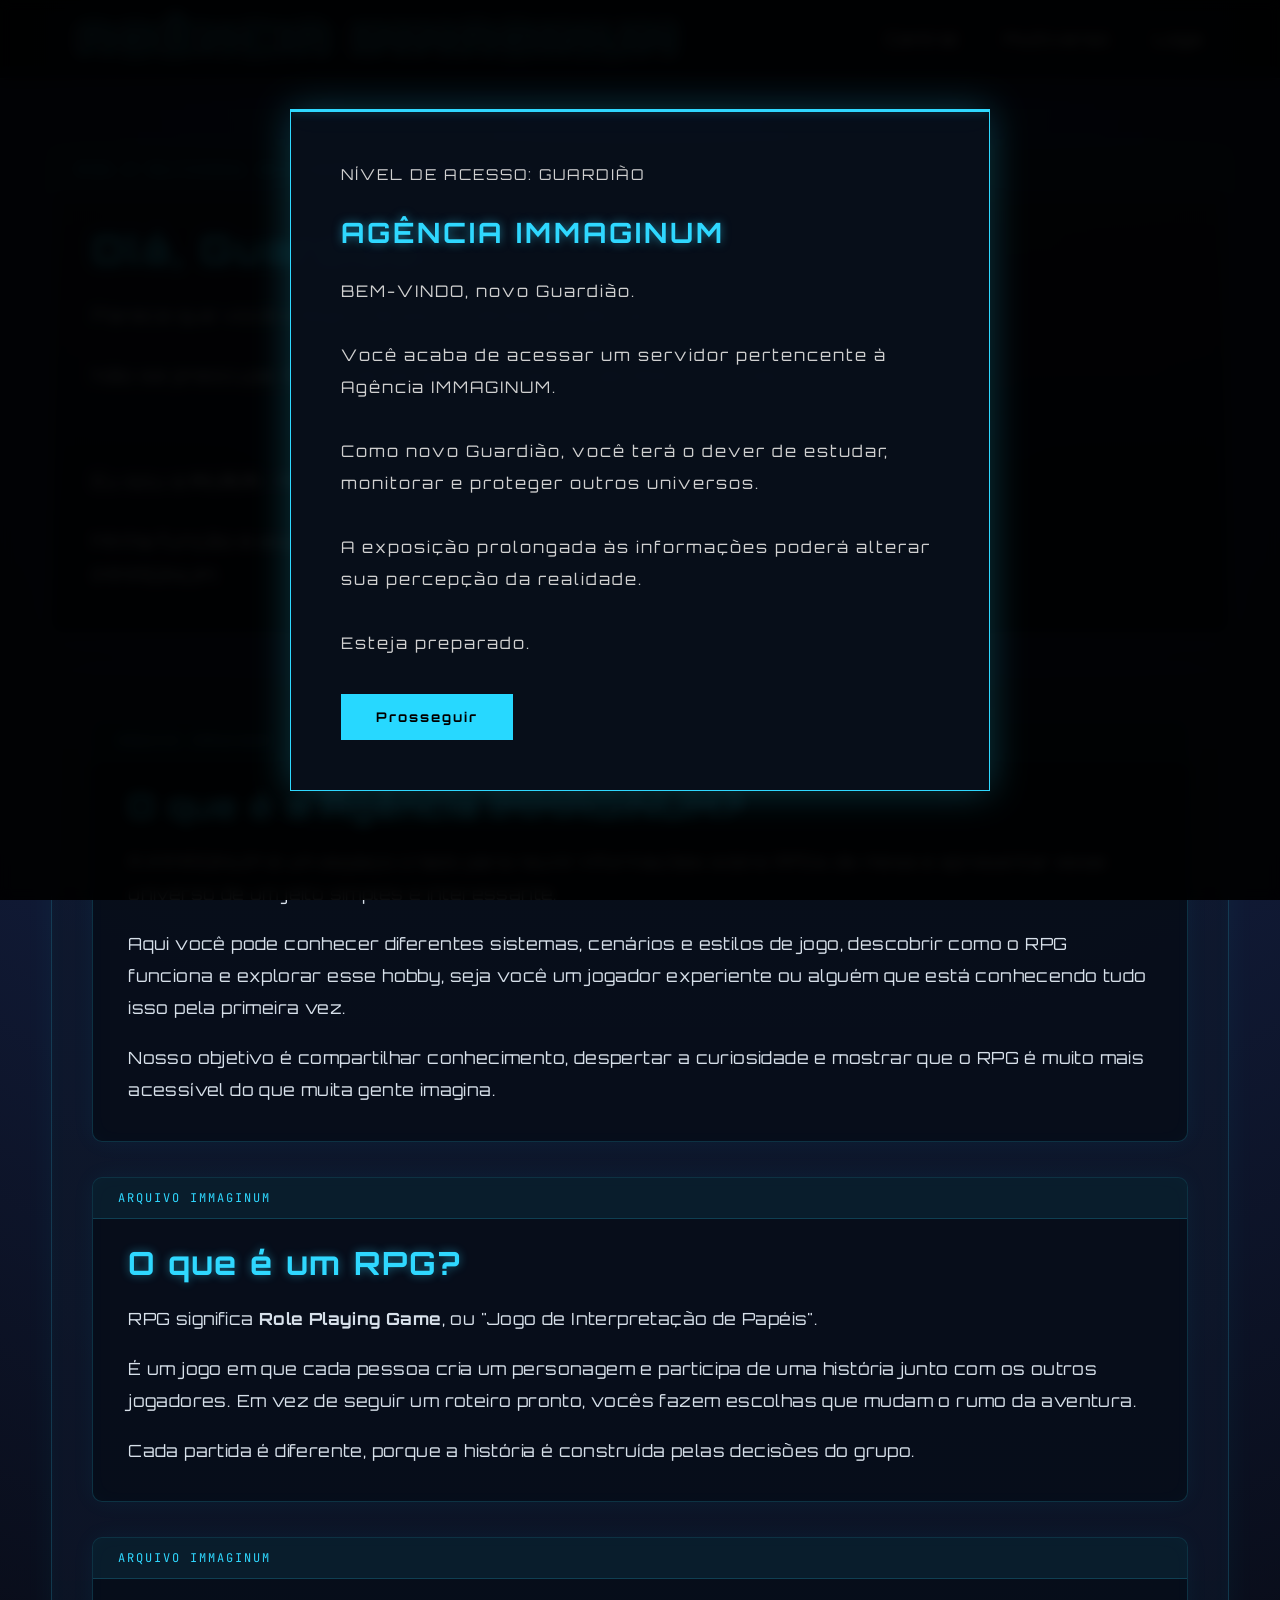
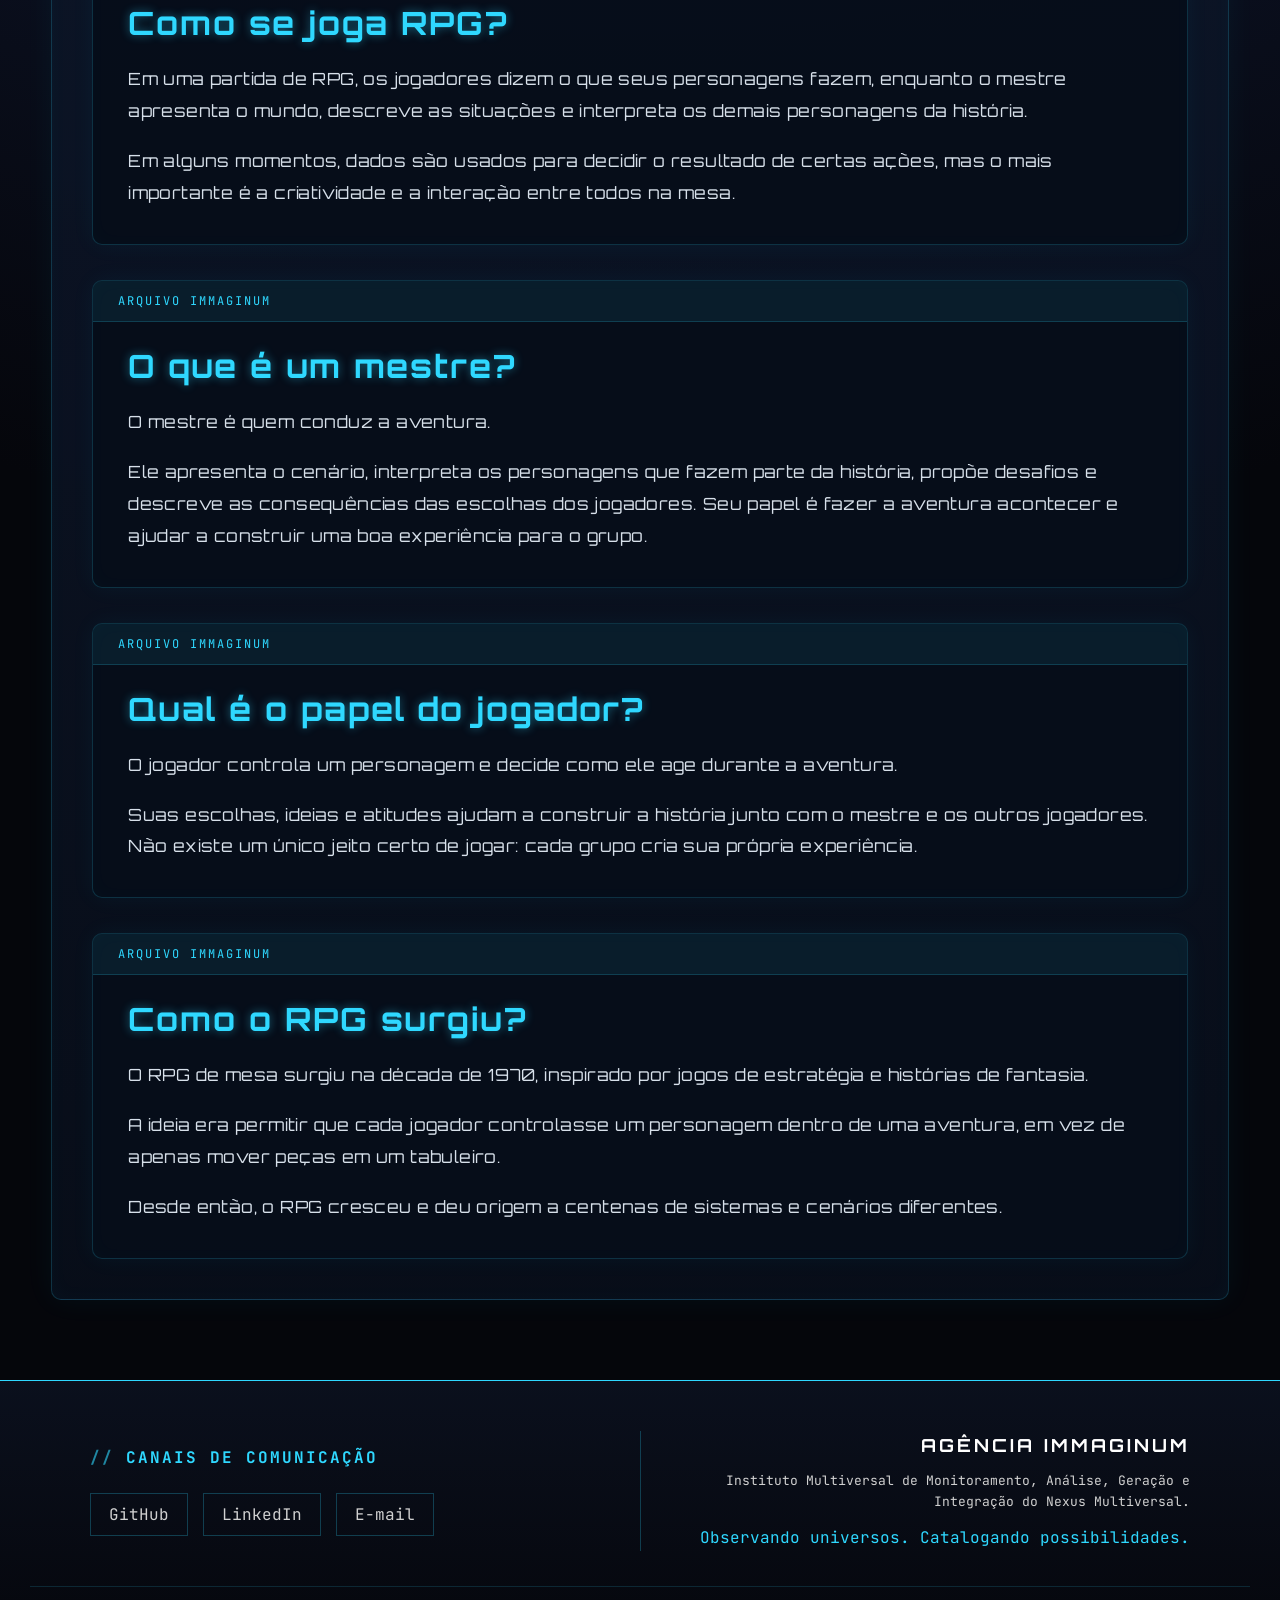
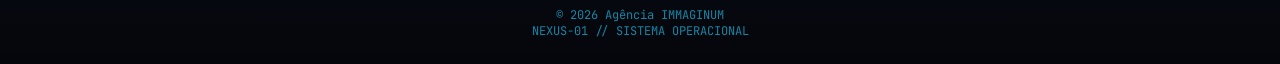
<file: index.html>
<!doctype html>
<html lang="pt-BR">
  <head>
    <meta charset="UTF-8" />
    <meta name="viewport" content="width=device-width, initial-scale=1.0" />

    <title>Agência IMMAGINUM</title>

    <link rel="stylesheet" href="css/style.css" />

    <link rel="preconnect" href="https://fonts.googleapis.com" />
    <link rel="preconnect" href="https://fonts.gstatic.com" crossorigin />

    <link
      href="https://fonts.googleapis.com/css2?family=JetBrains+Mono:wght@400;700&family=Orbitron:wght@400;700;800&display=swap"
      rel="stylesheet"
    />
    <link rel="stylesheet" href="css/rodape.css" />
  </head>

  <body>
    <!-- ===========================
          HEADER
  ============================ -->

    <header>
      <h1 id="titulo">Agência IMMAGINUM</h1>
      <!--Instituto Multiversal de Monitoramento, Análise, Geração e Integração do Nexus Multiversal-->

      <nav>
        <ul>
          <li>
            <a href="index.html">Central</a>
          </li>

          <li>
            <a href="multiverso.html">Multiverso</a>
          </li>

          <li>
            <a href="logs.html">Logs</a>
          </li>
        </ul>
      </nav>
    </header>

    <!-- ===========================
          CONTEÚDO
  ============================ -->

    <main>
      <div class="container">
        <!-- PAINEL M.I.R.A -->
        <section class="central">
          <aside class="mira">
            <h2>Olá, Guardião.</h2>

            <p>Parece que você chegou há pouco tempo ao Nexus.</p>

            <p>
              Não se preocupe. É normal se sentir um pouco perdido no começo.
            </p>

            <hr />

            <p>
              Eu sou a <strong>M.I.R.A</strong> - Multiversal Intelligence &
              Research Archive.
            </p>

            <p>
              Minha função é explicar como tudo funciona e guiá-lo pelos
              sistemas da Agência IMMAGINUM.
            </p>
          </aside>
        </section>

        <!-- BASE DE DADOS DA IMMAGINUM -->
        <section class="conteudo">
          <article class="bloco">
            <h2>O que é a Agência IMMAGINUM?</h2>

            <p>
              A IMMAGINUM é um espaço criado para reunir informações sobre RPGs
              de mesa e apresentar esse universo de um jeito simples e
              interessante.
            </p>

            <p>
              Aqui você pode conhecer diferentes sistemas, cenários e estilos de
              jogo, descobrir como o RPG funciona e explorar esse hobby, seja
              você um jogador experiente ou alguém que está conhecendo tudo isso
              pela primeira vez.
            </p>

            <p>
              Nosso objetivo é compartilhar conhecimento, despertar a
              curiosidade e mostrar que o RPG é muito mais acessível do que
              muita gente imagina.
            </p>
          </article>

          <article class="bloco">
            <h2>O que é um RPG?</h2>

            <p>
              RPG significa <strong>Role Playing Game</strong>, ou "Jogo de
              Interpretação de Papéis".
            </p>

            <p>
              É um jogo em que cada pessoa cria um personagem e participa de uma
              história junto com os outros jogadores. Em vez de seguir um
              roteiro pronto, vocês fazem escolhas que mudam o rumo da aventura.
            </p>

            <p>
              Cada partida é diferente, porque a história é construída pelas
              decisões do grupo.
            </p>
          </article>

          <article class="bloco">
            <h2>Como se joga RPG?</h2>

            <p>
              Em uma partida de RPG, os jogadores dizem o que seus personagens
              fazem, enquanto o mestre apresenta o mundo, descreve as situações
              e interpreta os demais personagens da história.
            </p>

            <p>
              Em alguns momentos, dados são usados para decidir o resultado de
              certas ações, mas o mais importante é a criatividade e a interação
              entre todos na mesa.
            </p>
          </article>

          <article class="bloco">
            <h2>O que é um mestre?</h2>

            <p>O mestre é quem conduz a aventura.</p>

            <p>
              Ele apresenta o cenário, interpreta os personagens que fazem parte
              da história, propõe desafios e descreve as consequências das
              escolhas dos jogadores. Seu papel é fazer a aventura acontecer e
              ajudar a construir uma boa experiência para o grupo.
            </p>
          </article>

          <article class="bloco">
            <h2>Qual é o papel do jogador?</h2>

            <p>
              O jogador controla um personagem e decide como ele age durante a
              aventura.
            </p>

            <p>
              Suas escolhas, ideias e atitudes ajudam a construir a história
              junto com o mestre e os outros jogadores. Não existe um único
              jeito certo de jogar: cada grupo cria sua própria experiência.
            </p>
          </article>

          <article class="bloco">
            <h2>Como o RPG surgiu?</h2>

            <p>
              O RPG de mesa surgiu na década de 1970, inspirado por jogos de
              estratégia e histórias de fantasia.
            </p>

            <p>
              A ideia era permitir que cada jogador controlasse um personagem
              dentro de uma aventura, em vez de apenas mover peças em um
              tabuleiro.
            </p>

            <p>
              Desde então, o RPG cresceu e deu origem a centenas de sistemas e
              cenários diferentes.
            </p>
          </article>
        </section>
      </div>
    </main>

    <!-- ===========================
          SISTEMA / ACESSO
  ============================ -->

    <div id="aviso">
      <!-- =======================
            TELA DE AVISO
    ======================== -->

      <div class="box" id="tela-aviso">
        <p class="nivel">NÍVEL DE ACESSO: GUARDIÃO</p>

        <h2>AGÊNCIA IMMAGINUM</h2>

        <p>
          BEM-VINDO, novo Guardião.

          <br /><br />

          Você acaba de acessar um servidor pertencente à Agência IMMAGINUM.

          <br /><br />

          Como novo Guardião, você terá o dever de estudar, monitorar e proteger
          outros universos.

          <br /><br />

          A exposição prolongada às informações poderá alterar sua percepção da
          realidade.

          <br /><br />

          Esteja preparado.
        </p>

        <button onclick="entrar()">Prosseguir</button>
      </div>

      <!-- =======================
            TELA DE LOADING
    ======================== -->

      <div class="box hidden" id="tela-loading">
        <h2>INICIALIZANDO IMMAGINUM-CORE</h2>

        <div id="loading-area">
          <!-- ETAPA ATUAL -->

          <div id="etapa">Preparando sistema...</div>

          <!-- BARRA -->

          <div class="barra-container">
            <div id="barra"></div>
          </div>

          <!-- STATUS -->

          <div id="resultado"></div>
        </div>

        <!-- =======================
              DADOS FINAIS
      ======================== -->

        <div id="status-final" class="hidden">
          <pre>
━━━━━━━━━━━━━━━━━━━━━━━━━━

PROTOCOLO.......... NEXUS-01

CRIPTOGRAFIA....... QUANTUM LOCK

SINCRONIZAÇÃO...... MULTIVERSAL

CANAL.............. CORE-Δ7

AUTORIZAÇÃO........ GUARDIÃO

━━━━━━━━━━━━━━━━━━━━━━━━━━
</pre
          >
        </div>
      </div>
    </div>

    <script src="js/aviso.js"></script>

    <!-- ====================================================
     RODAPÉ - CANAIS DE COMUNICAÇÃO
==================================================== -->

    <footer class="rodape">
      <div class="rodape-container">
        <div class="rodape-bloco">
          <h2><span>//</span> CANAIS DE COMUNICAÇÃO</h2>

          <div class="links-contato">
            <a href="https://github.com/mariaclaraestu" target="_blank">
              GitHub
            </a>

            <a href="https://linkedin.com/in/mariaclaraestu" target="_blank">
              LinkedIn
            </a>

            <a
              href="https://mail.google.com/mail/u/0/?fs=1&to=mariaclaraestu@gmail.com&tf=cm"
            >
              E-mail
            </a>
          </div>
        </div>

        <div class="linha-vertical"></div>

        <div class="rodape-bloco agencia">
          <h3>AGÊNCIA IMMAGINUM</h3>

          <p>
            Instituto Multiversal de Monitoramento, Análise, Geração e
            Integração do Nexus Multiversal.
          </p>

          <span> Observando universos. Catalogando possibilidades. </span>
        </div>
      </div>

      <div class="rodape-final">
        © 2026 Agência IMMAGINUM
        <br />
        NEXUS-01 // SISTEMA OPERACIONAL
      </div>
    </footer>
  </body>
</html>
</file>
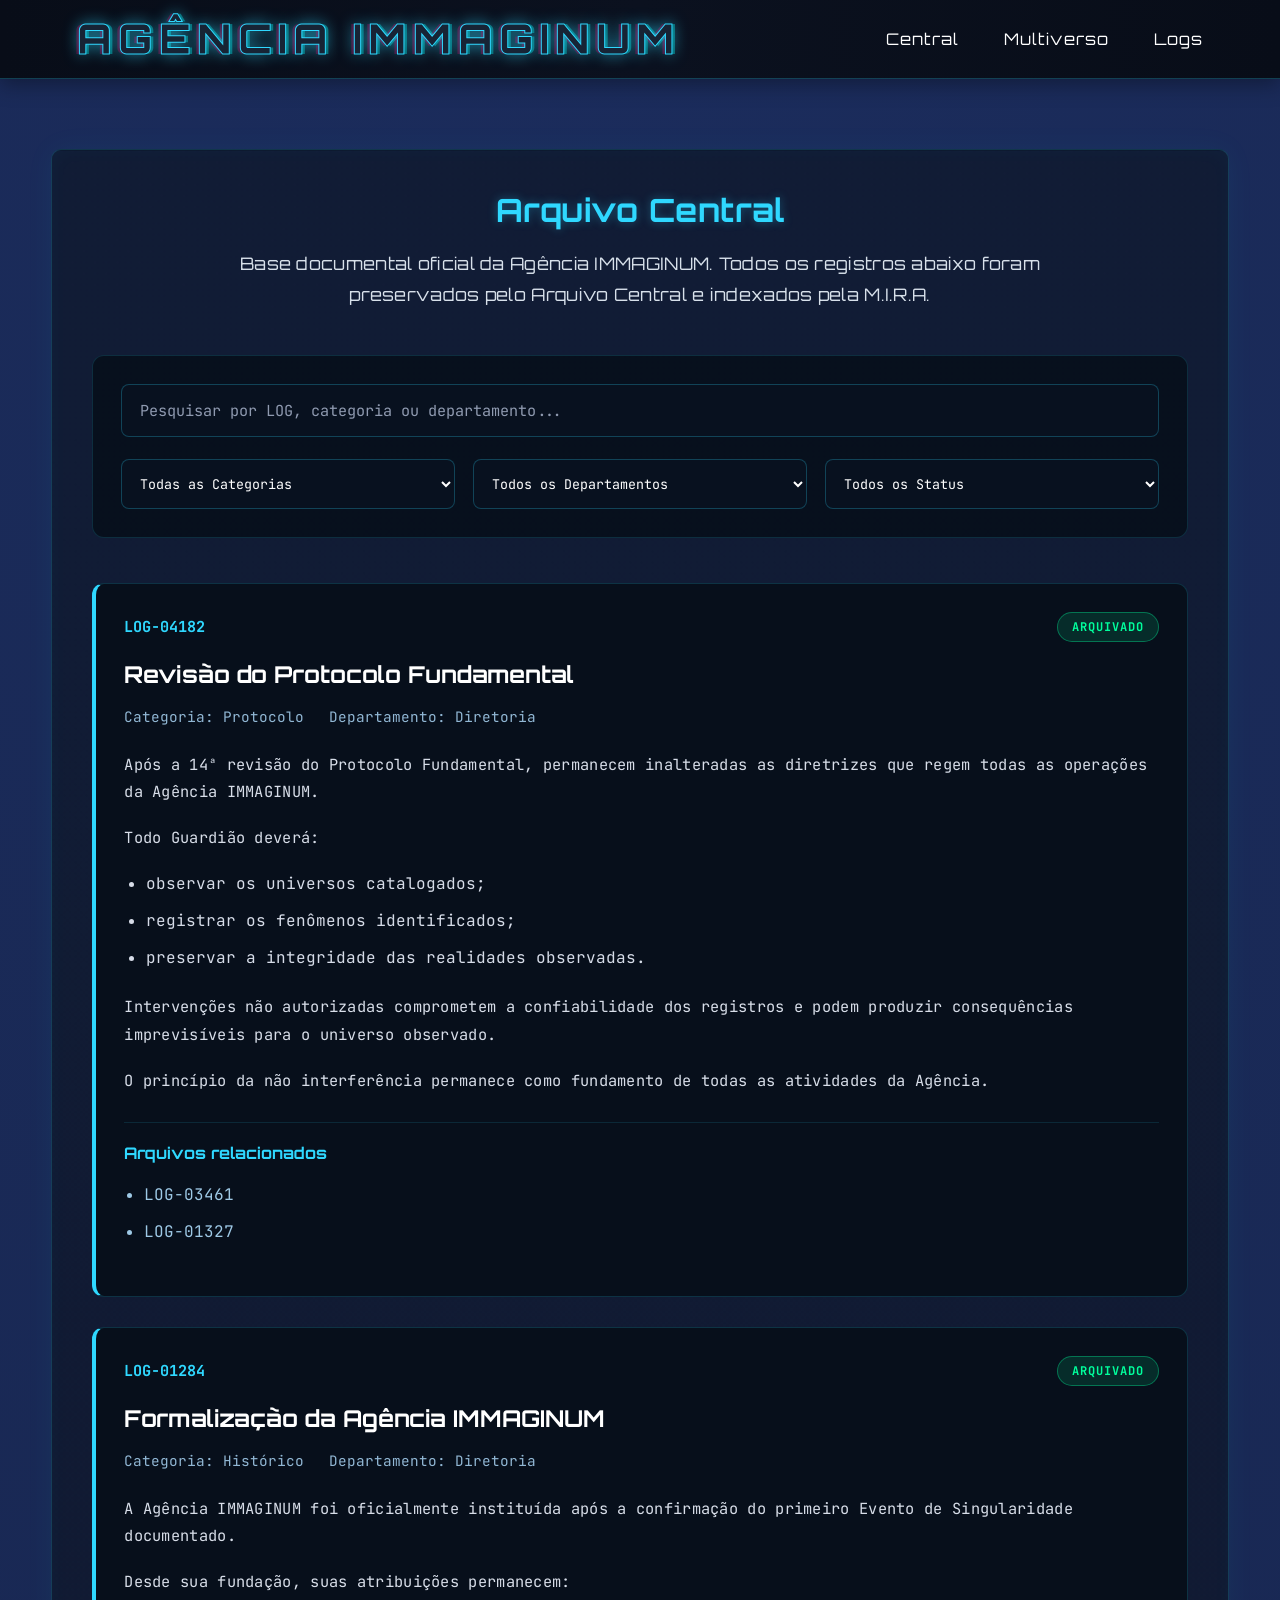
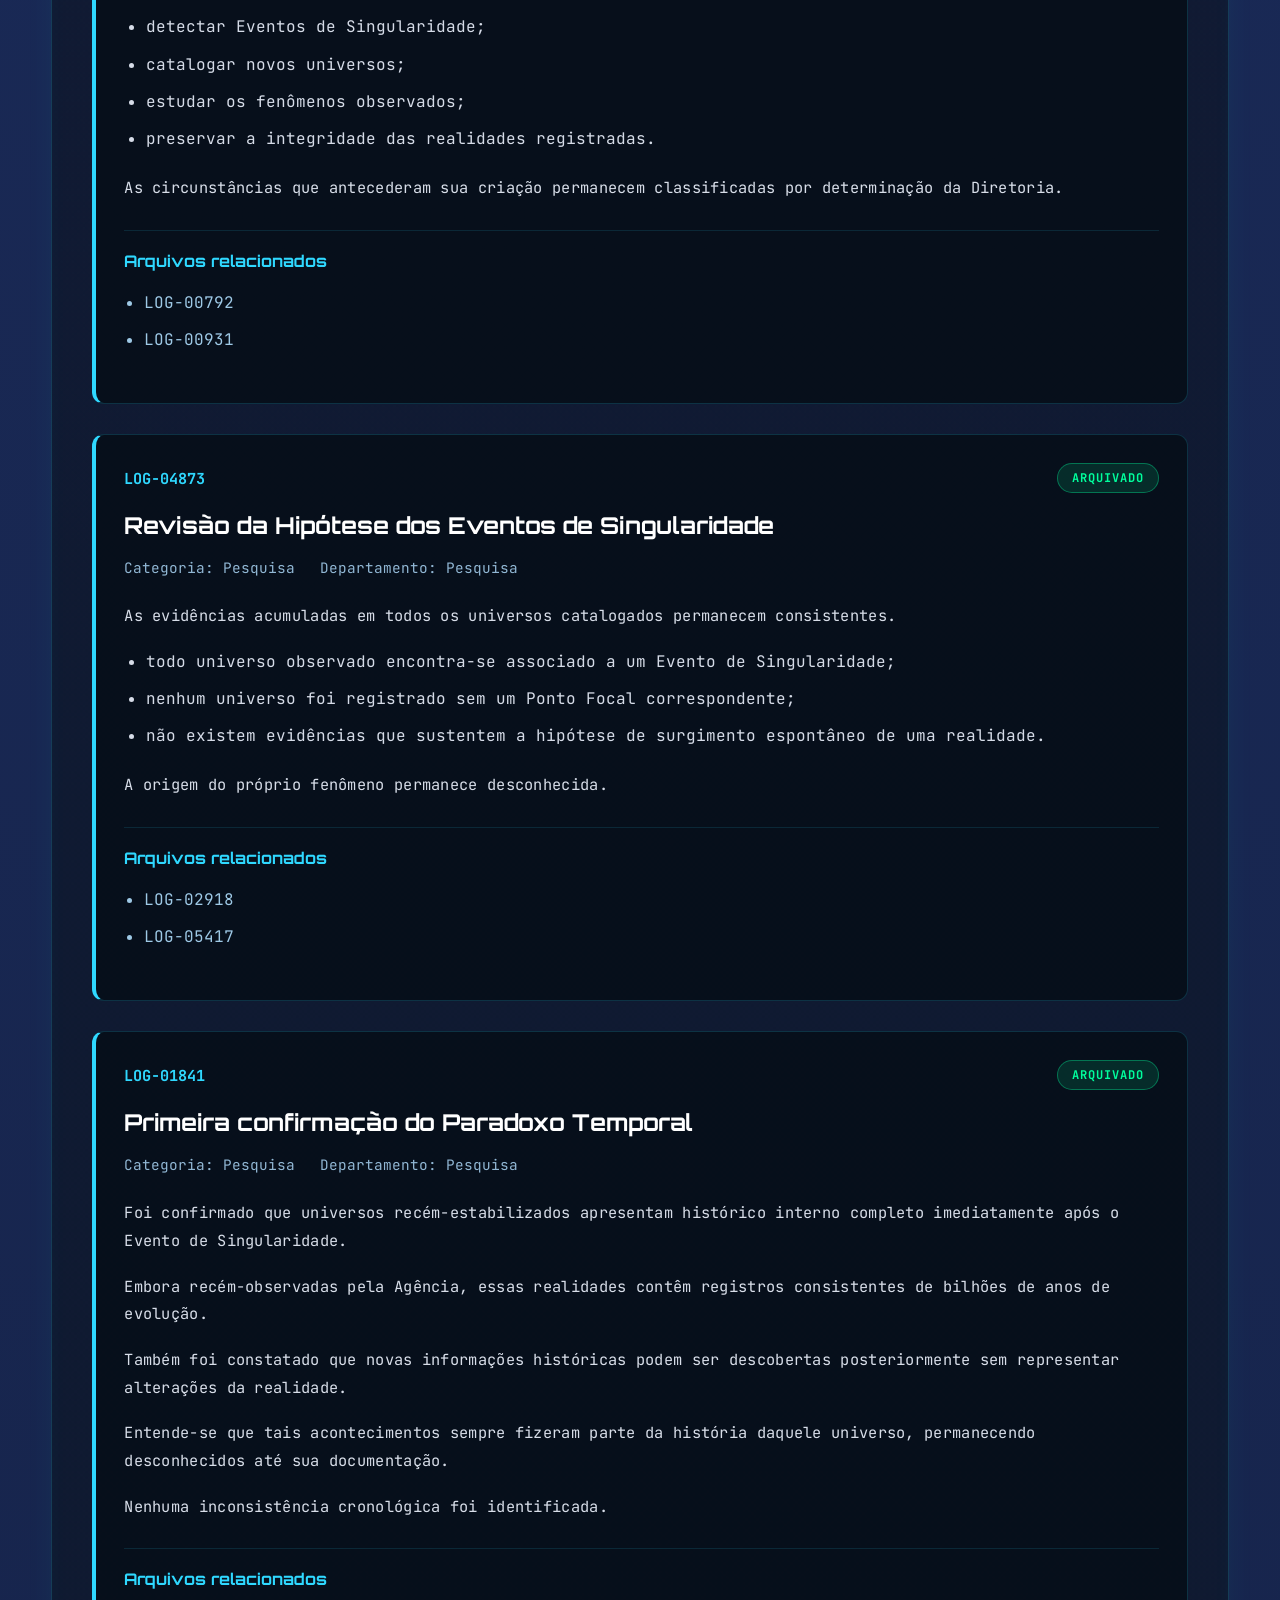
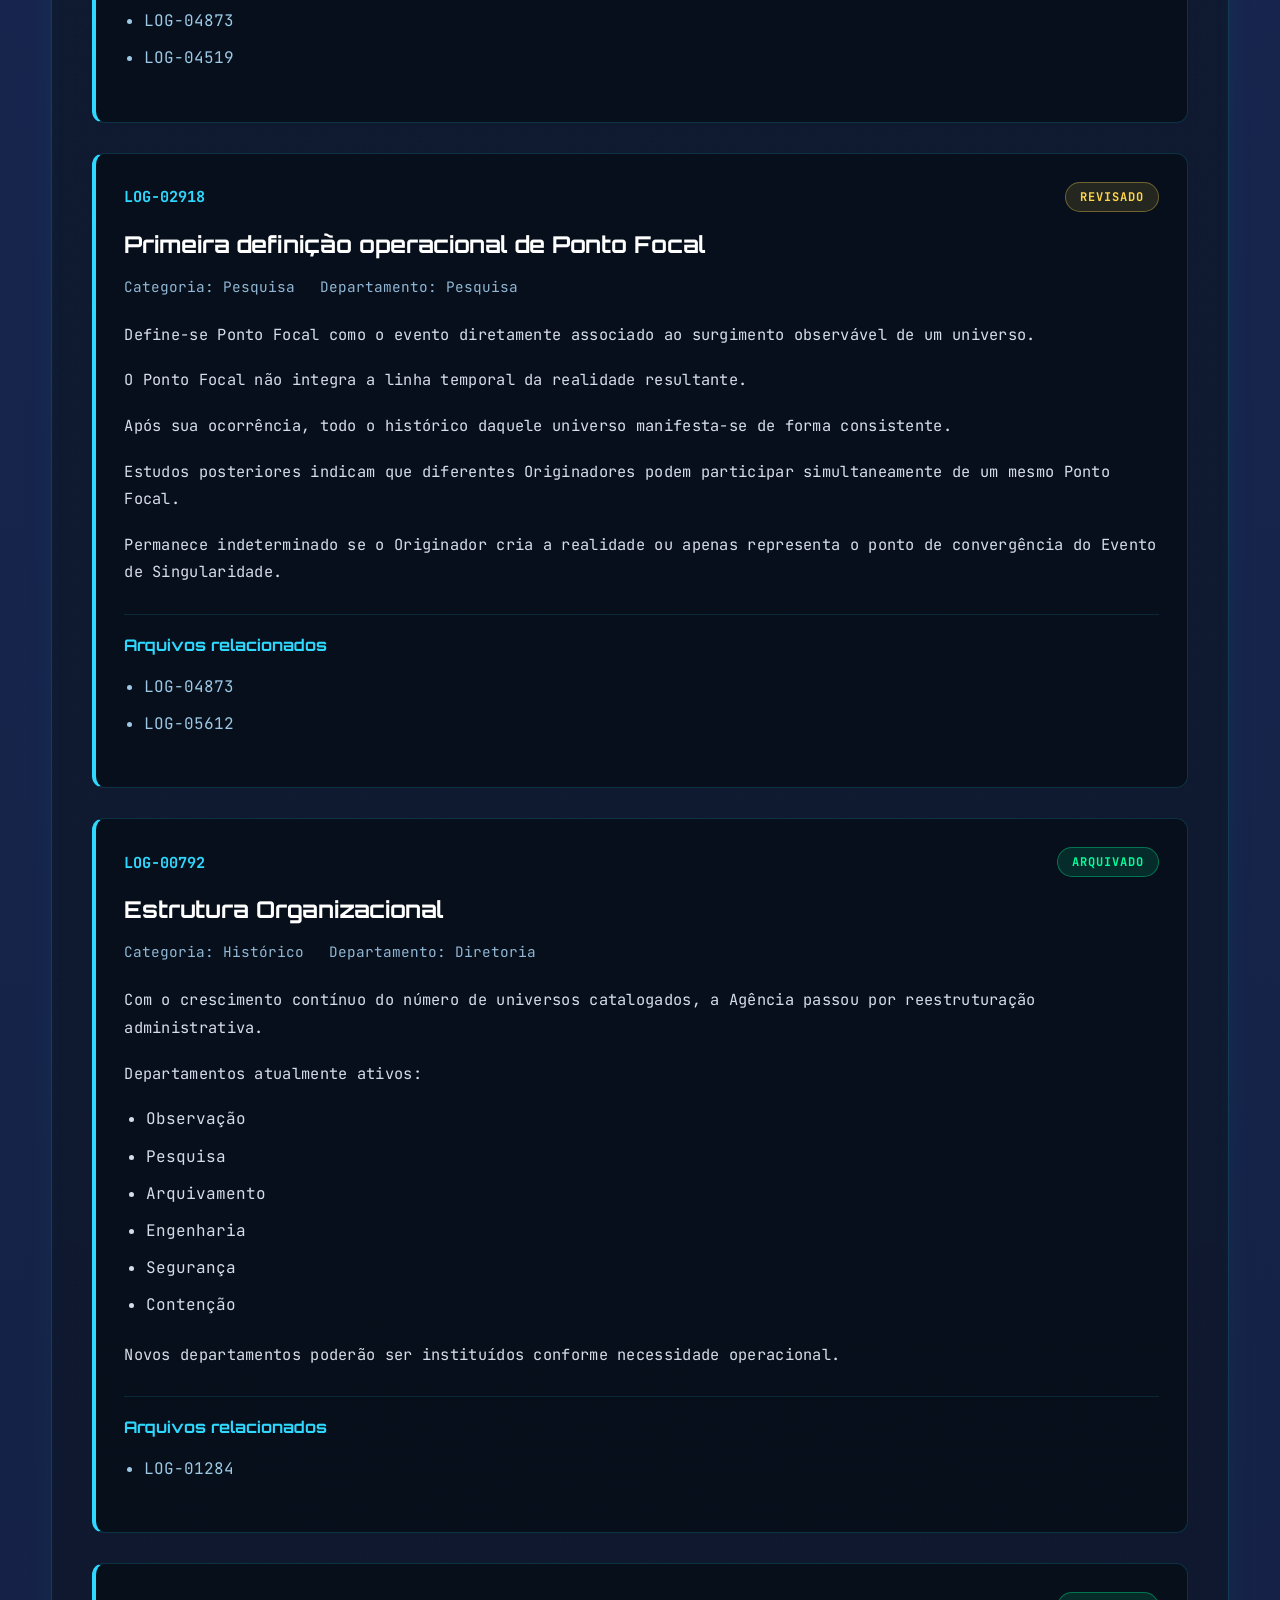
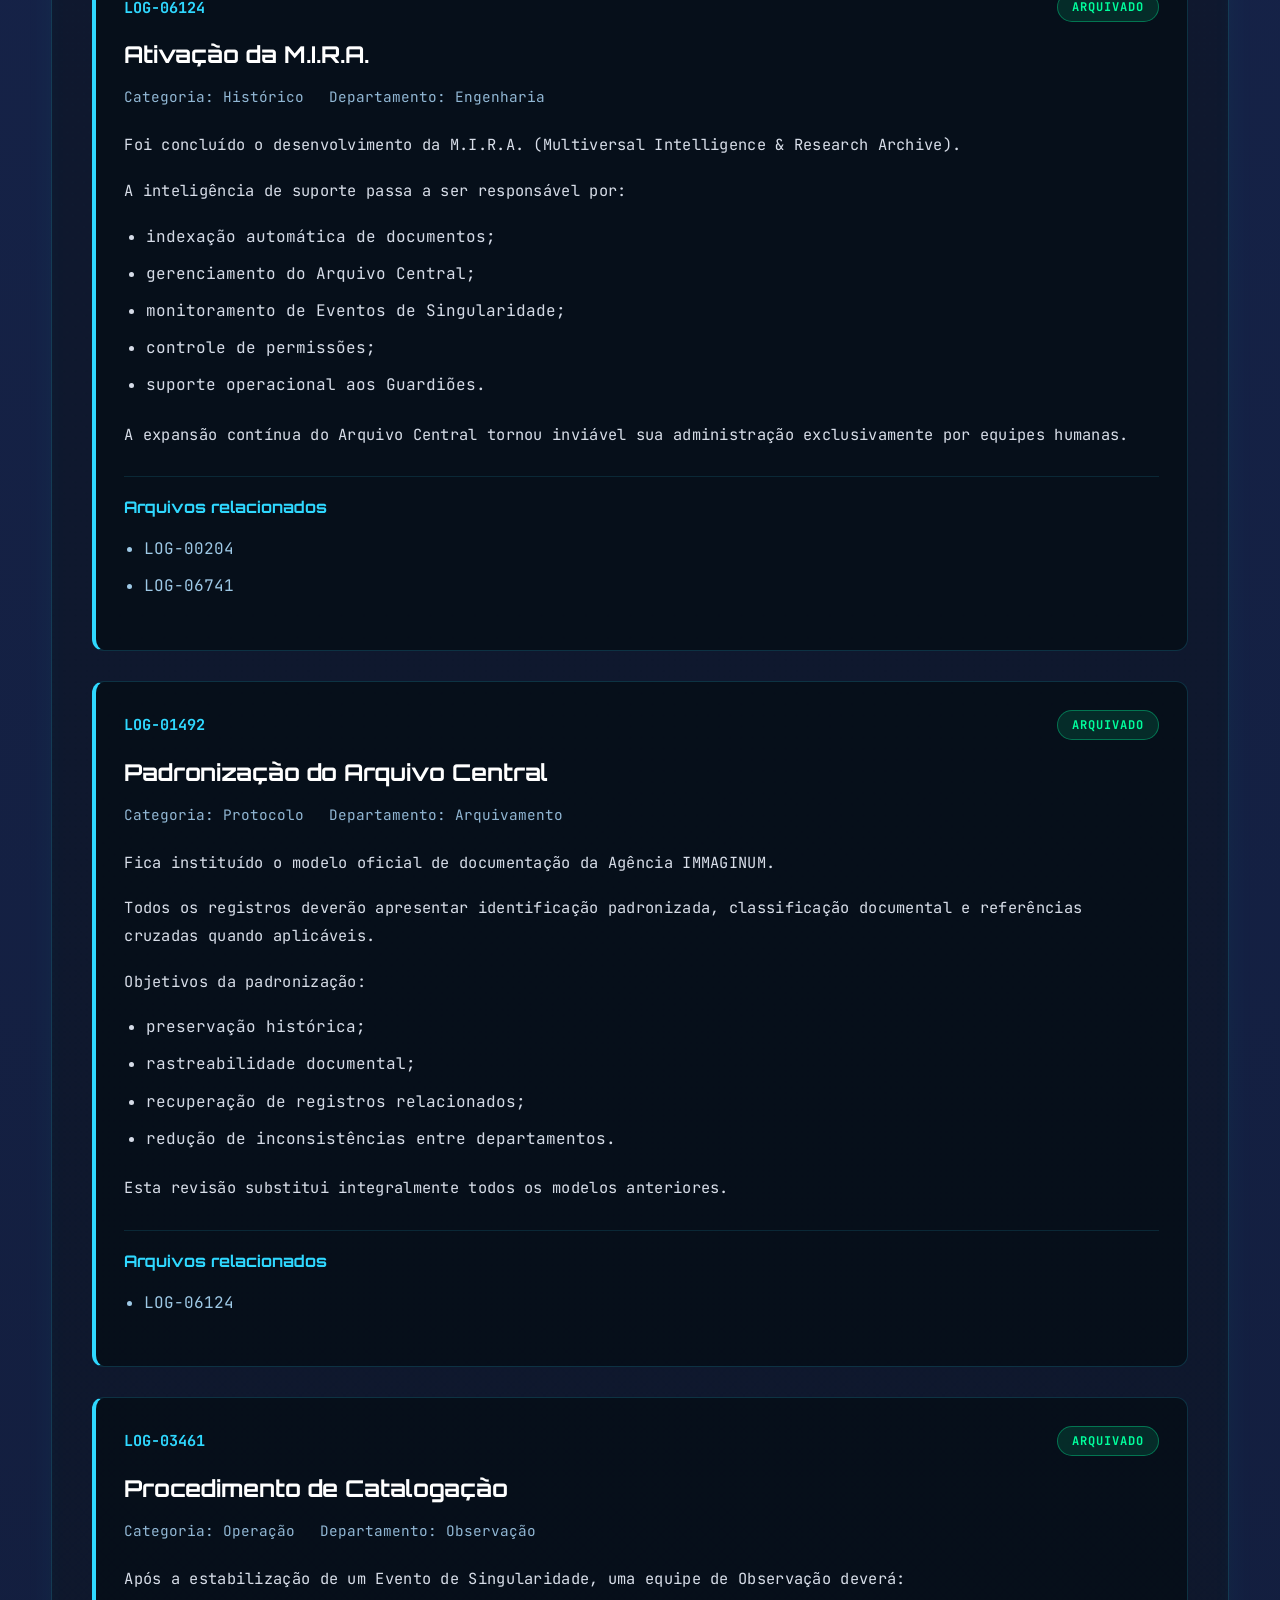
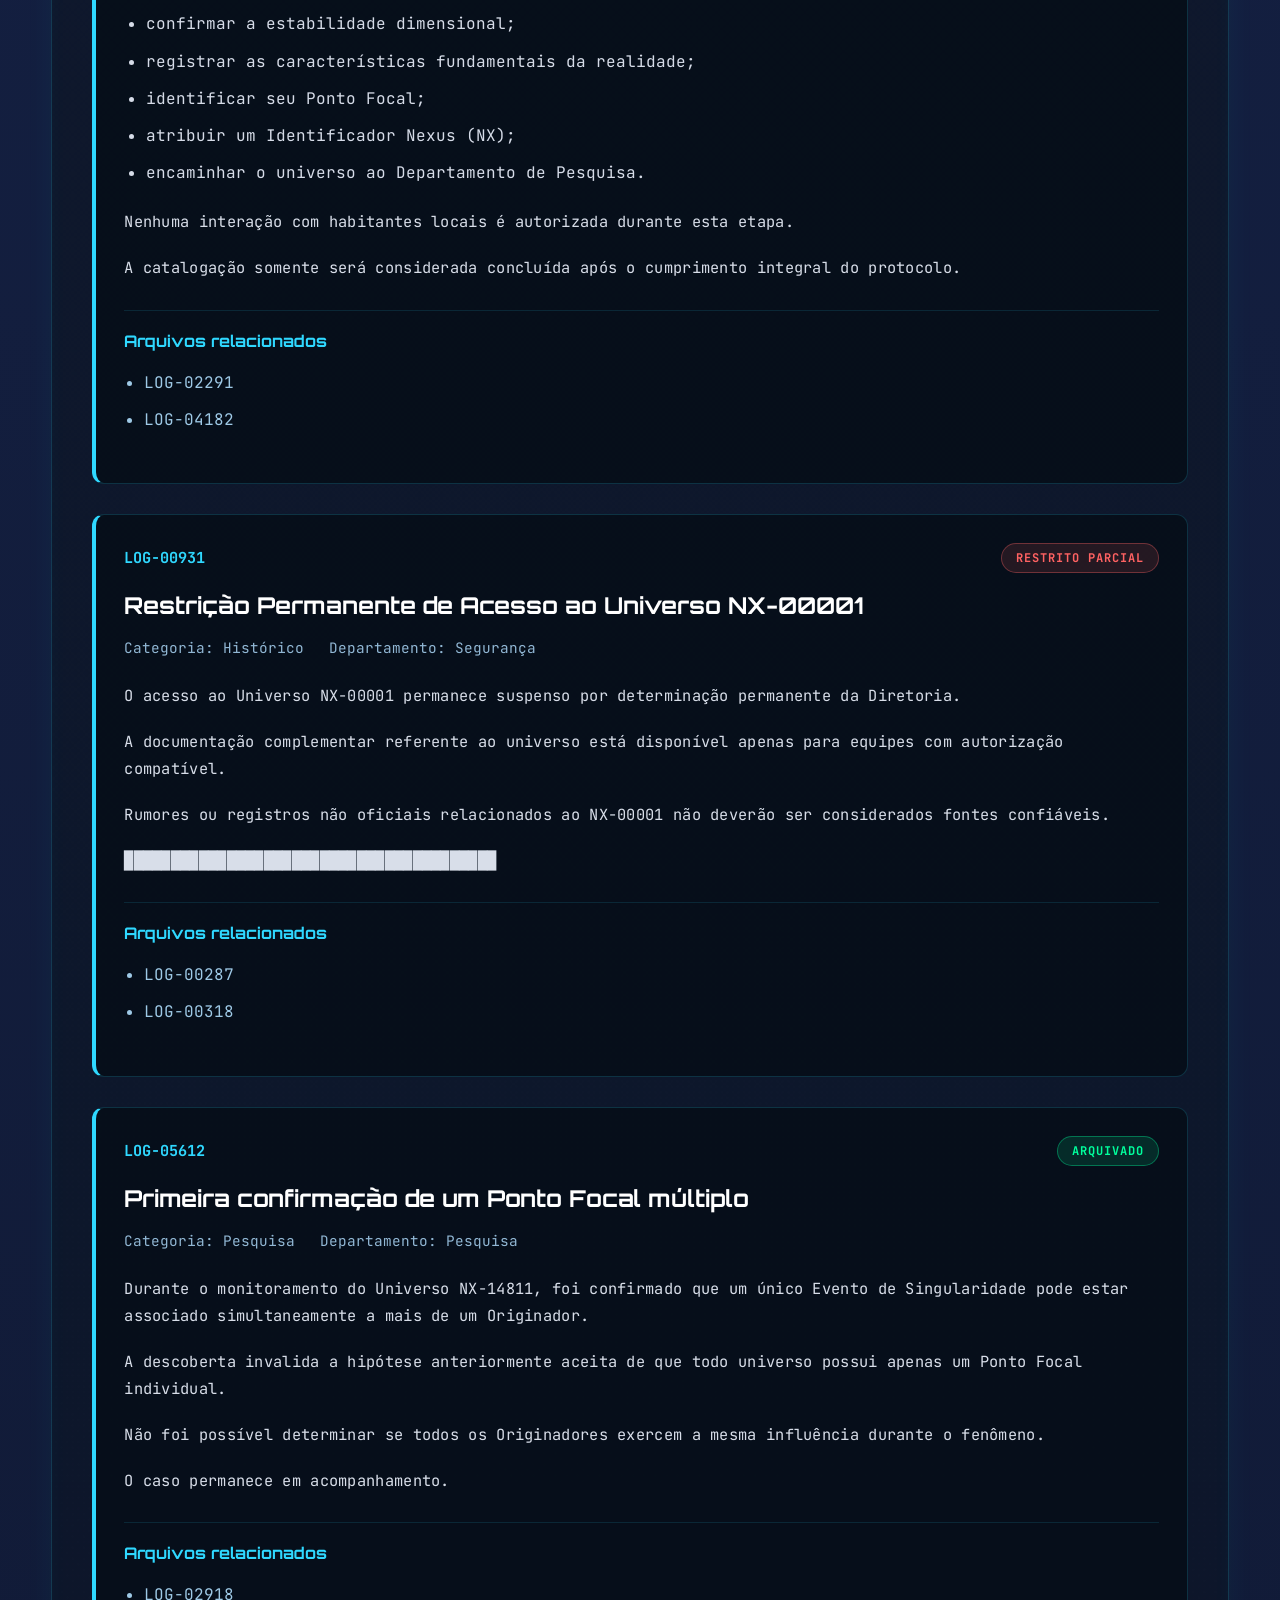
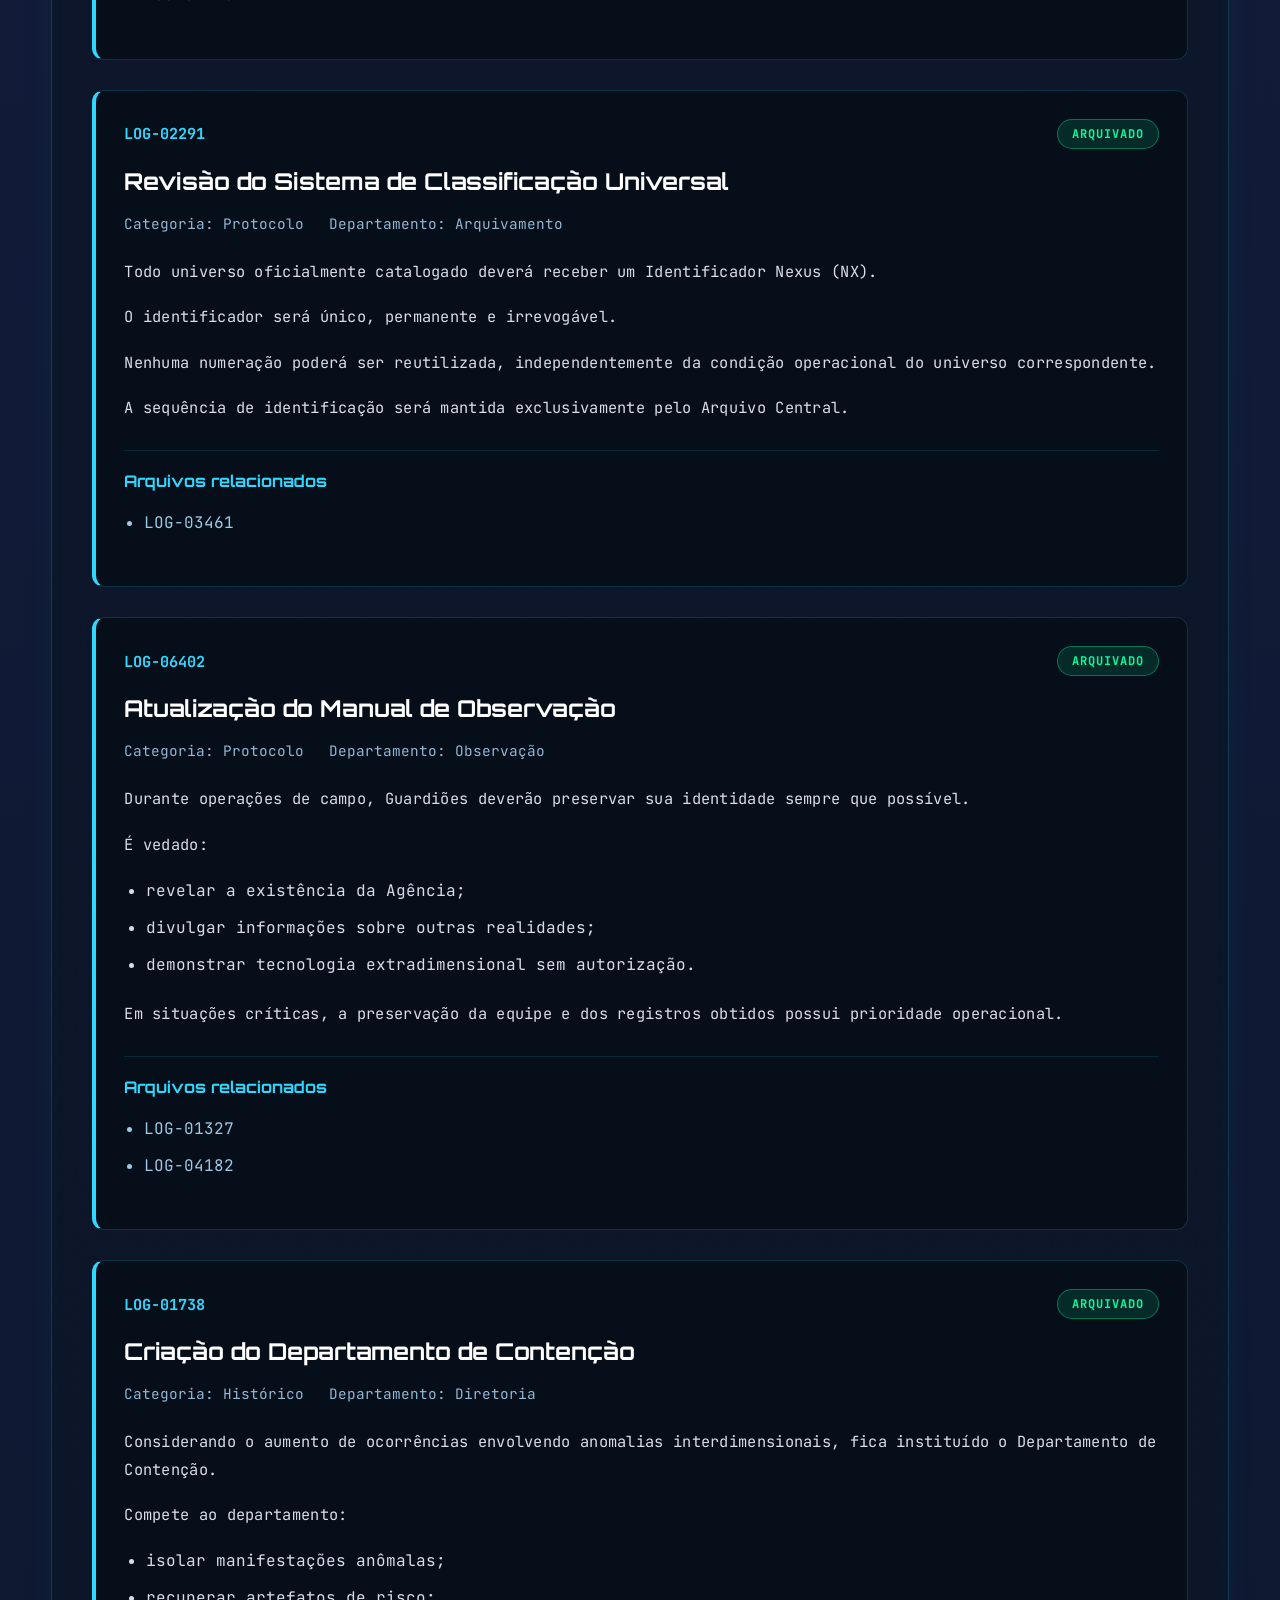
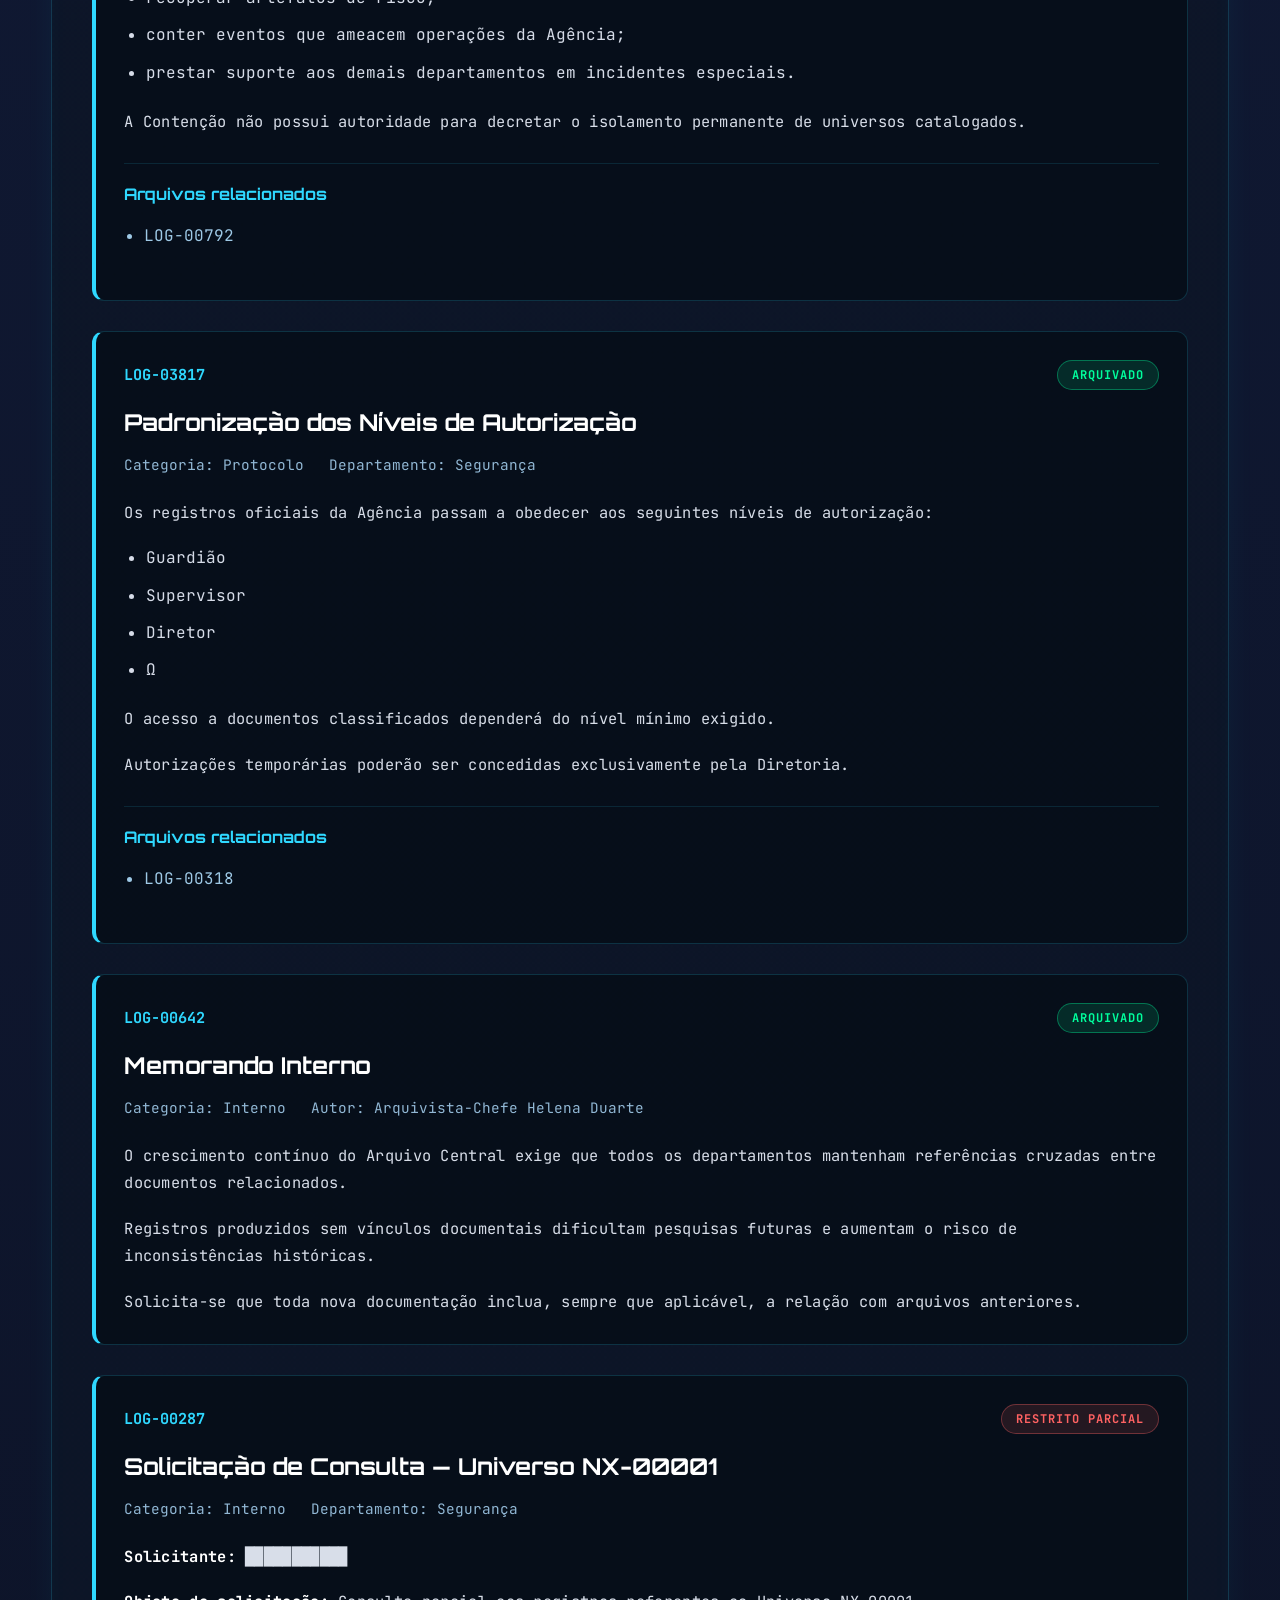
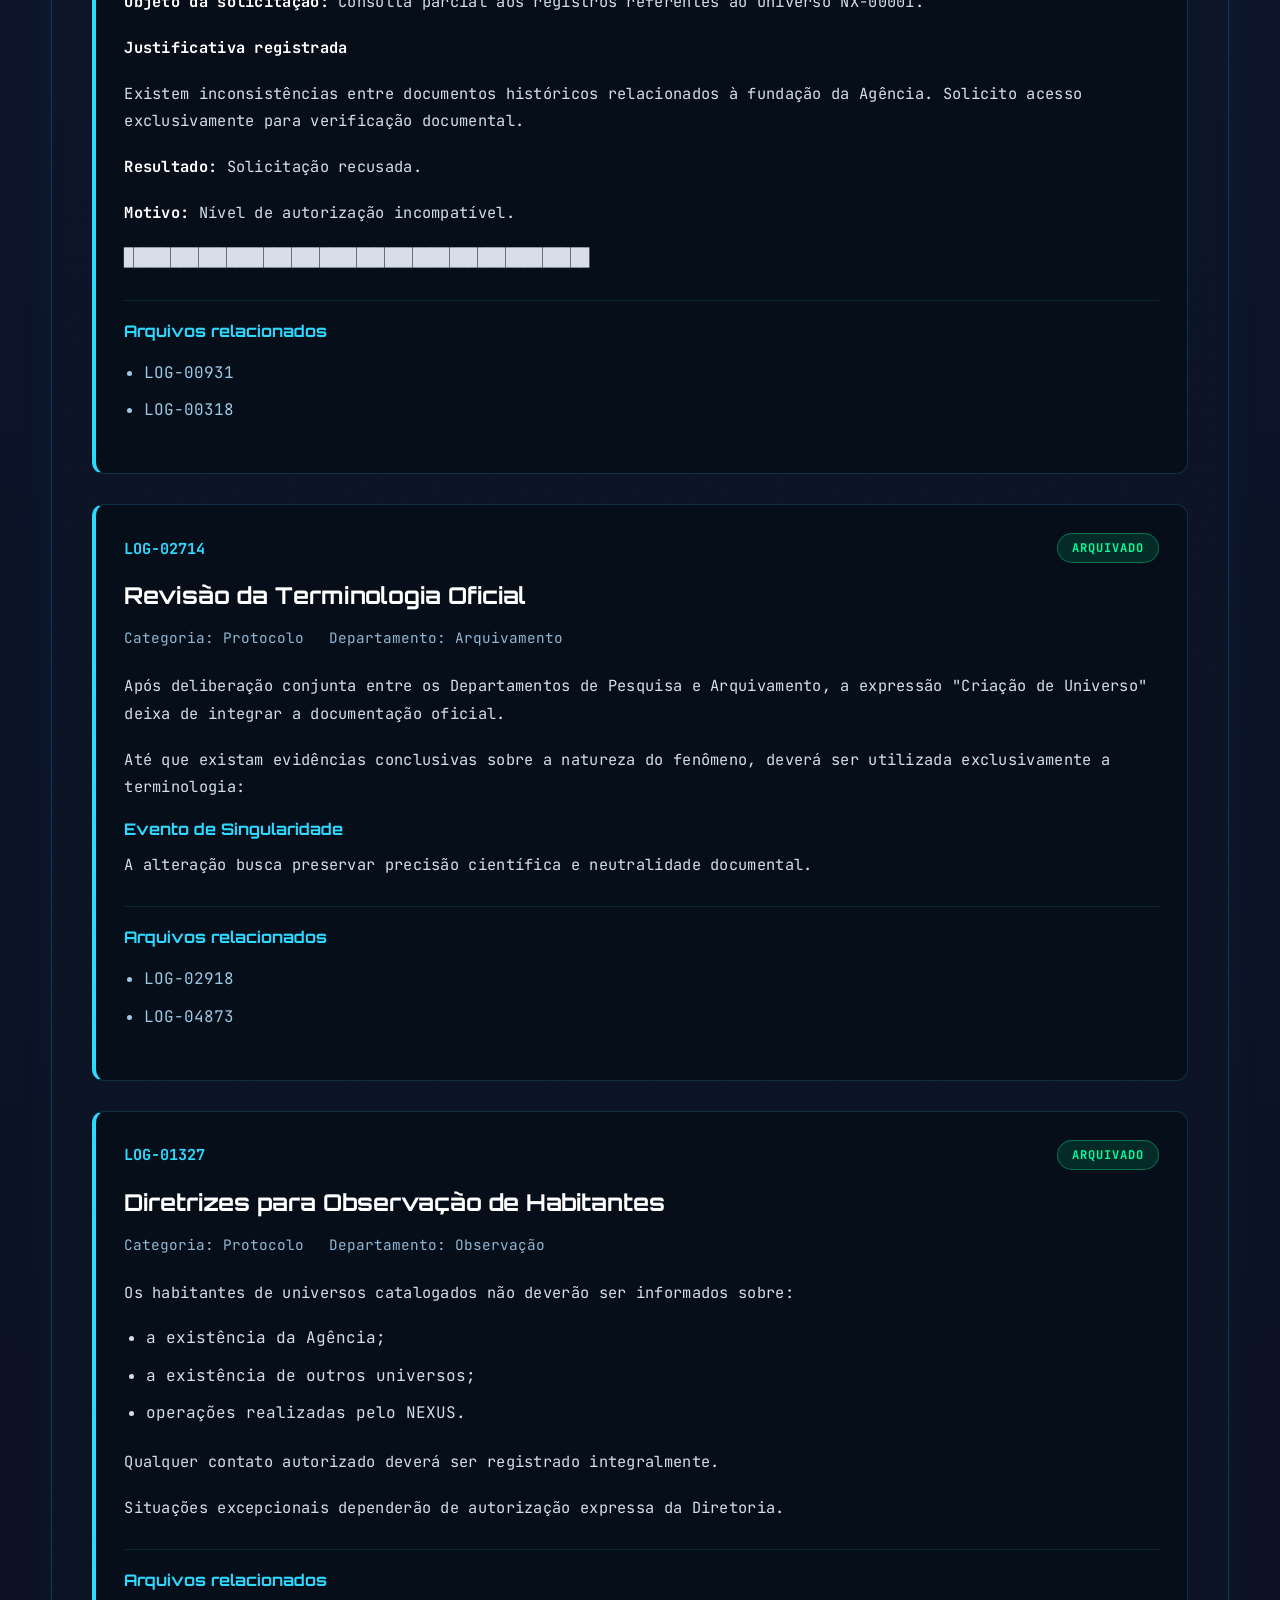
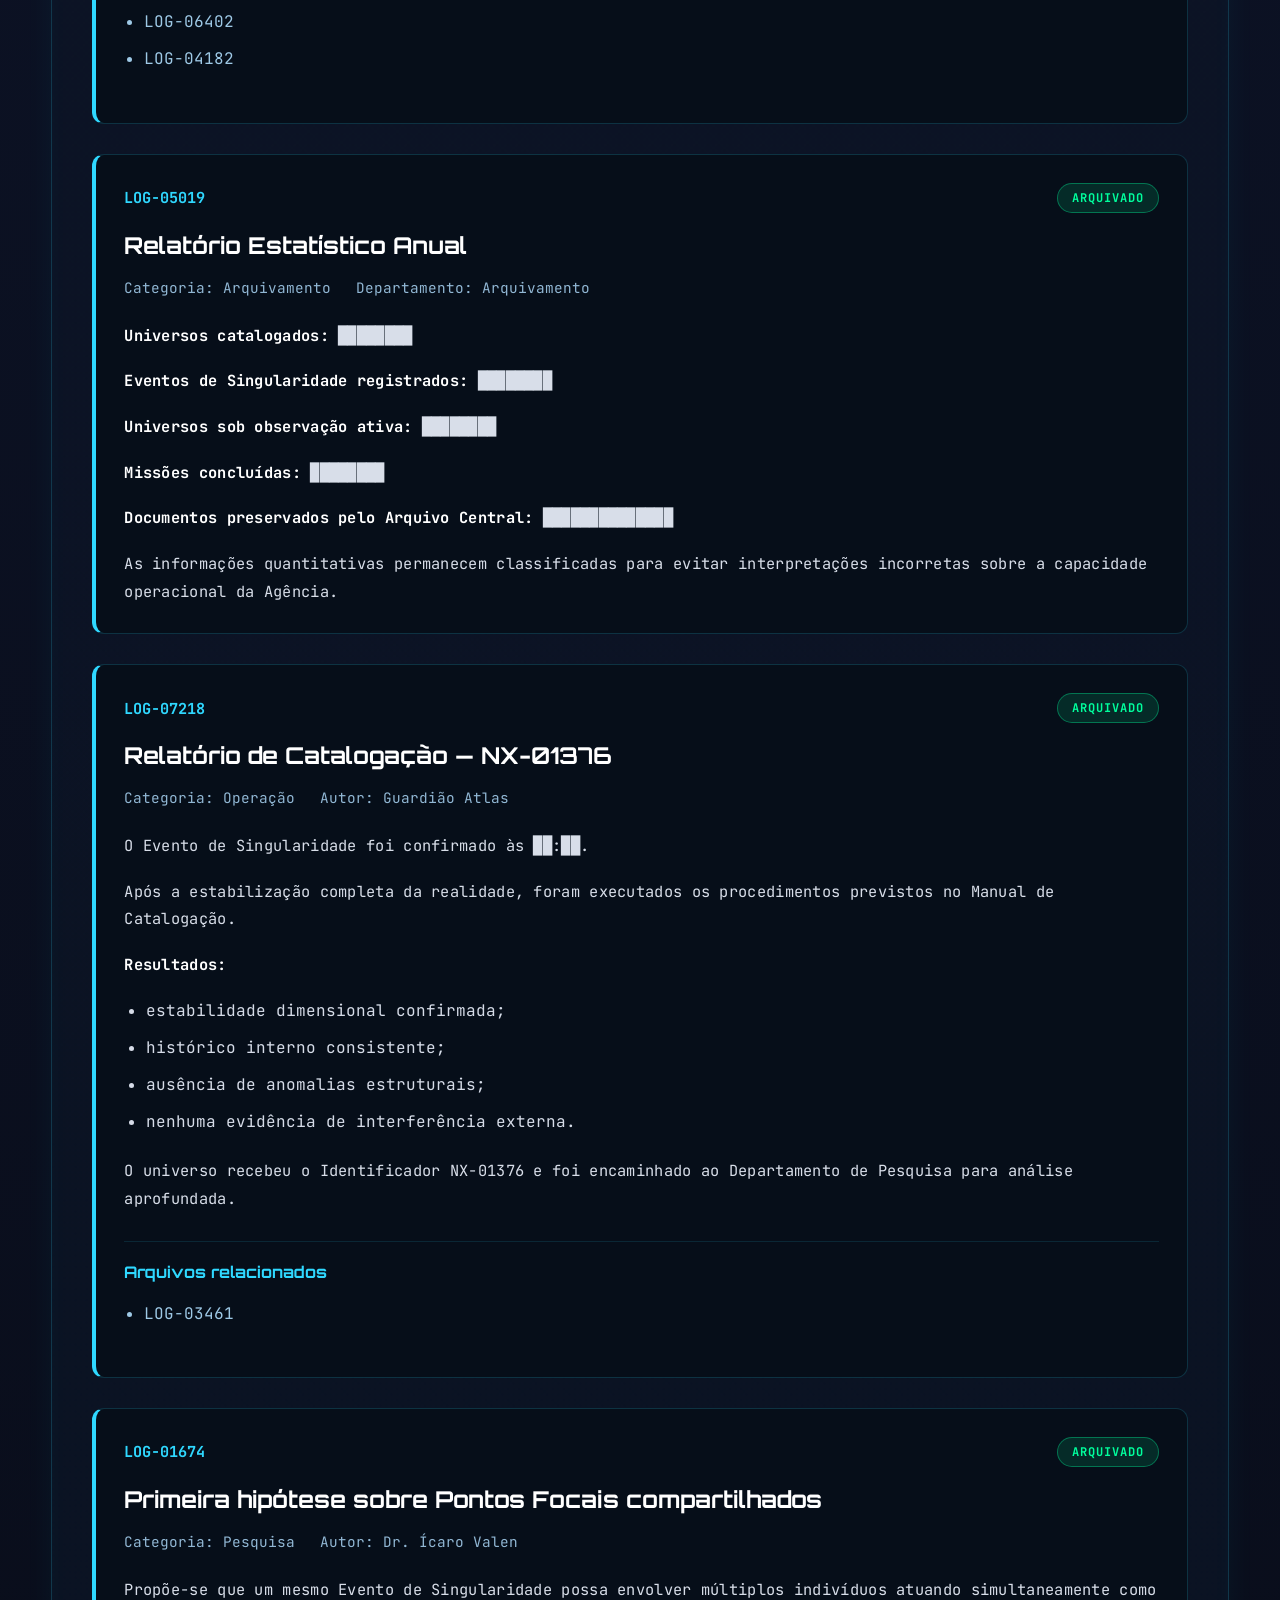
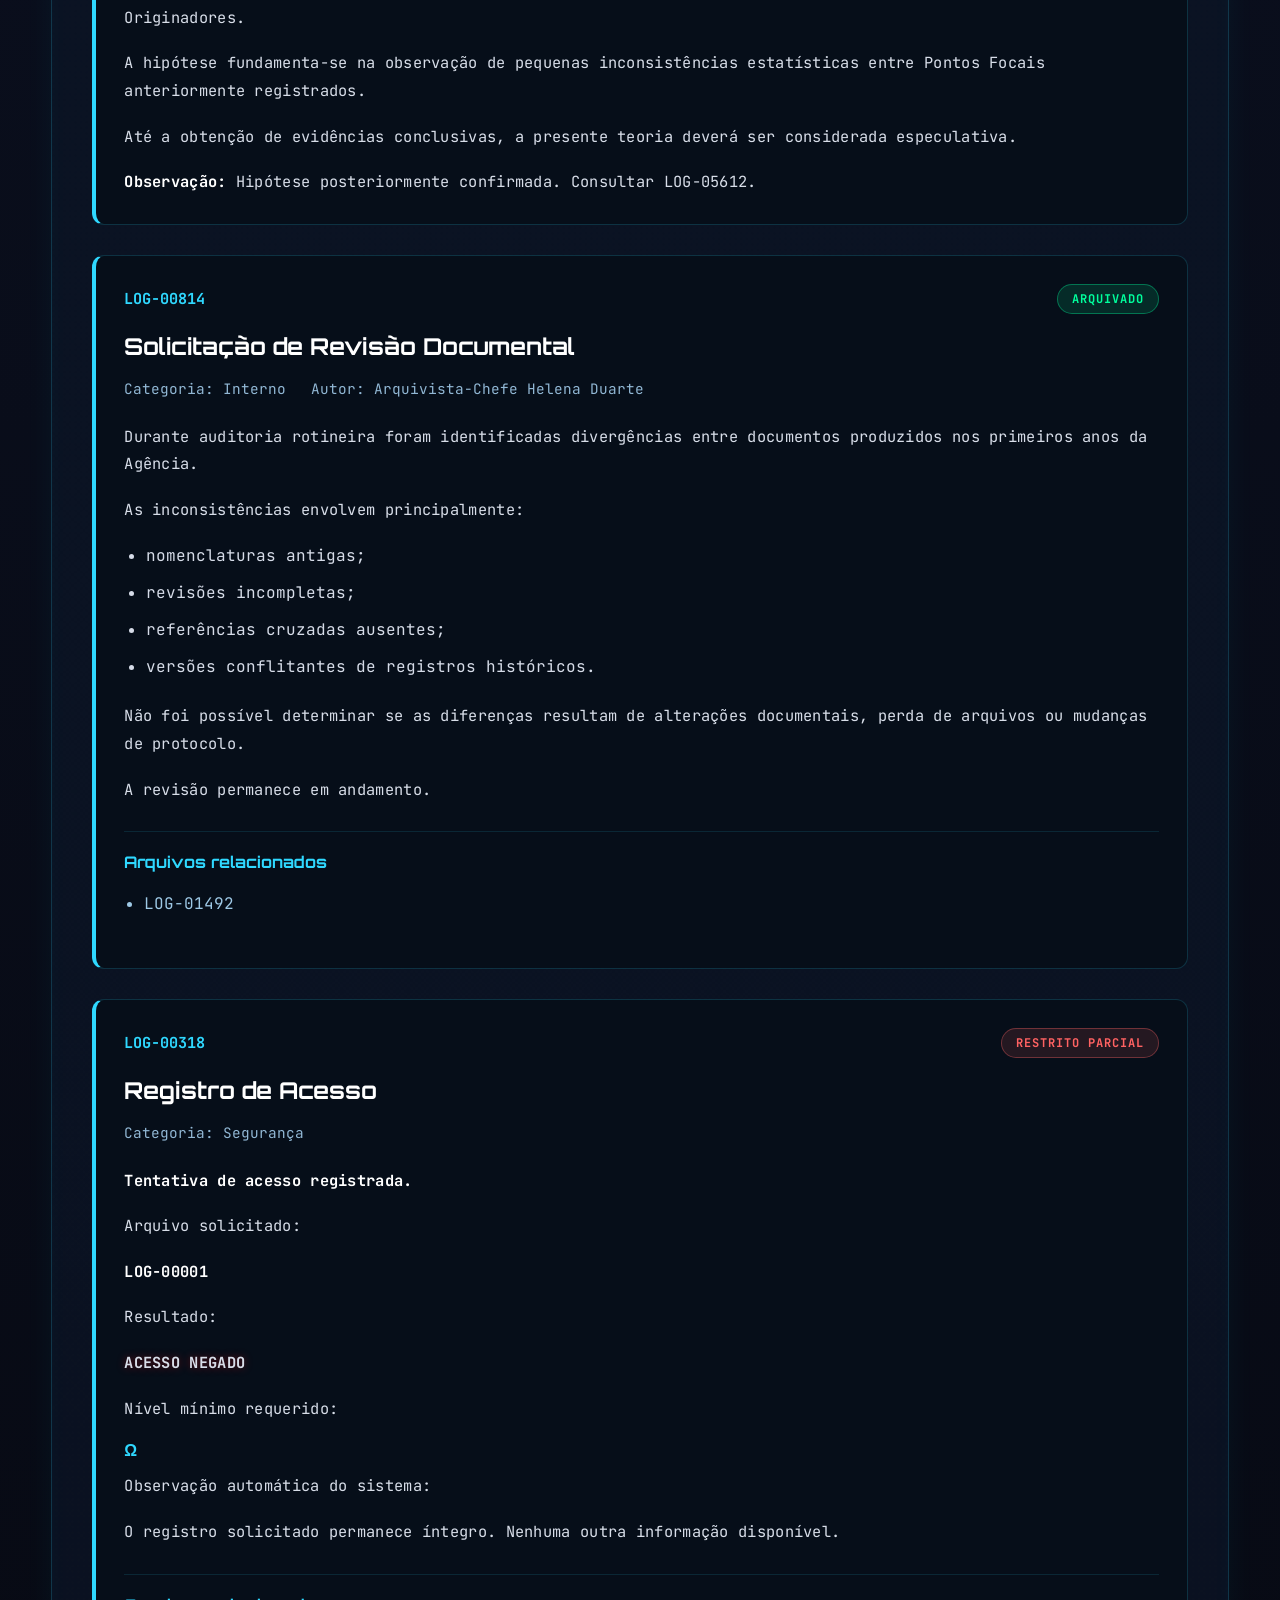
<file: logs.html>
<!doctype html>
<html lang="pt-BR">
  <head>
    <meta charset="UTF-8" />
    <meta name="viewport" content="width=device-width, initial-scale=1.0" />
    <title>Logs</title>
    <link rel="stylesheet" href="css/logs.css" />
    <link rel="preconnect" href="https://fonts.googleapis.com" />
    <link rel="preconnect" href="https://fonts.gstatic.com" crossorigin />
    <link
      href="https://fonts.googleapis.com/css2?family=JetBrains+Mono:wght@400;700&family=Orbitron:wght@400;700;800&display=swap"
      rel="stylesheet"
    />
    <link rel="stylesheet" href="css/rodape.css" />
  </head>

  <body>
    <!-- ===========================
          HEADER
  ============================ -->

    <header>
      <h1 id="titulo">Agência IMMAGINUM</h1>

      <nav>
        <ul>
          <li>
            <a href="index.html">Central</a>
          </li>

          <li>
            <a href="multiverso.html">Multiverso</a>
          </li>

          <li>
            <a href="logs.html">Logs</a>
          </li>
        </ul>
      </nav>
    </header>

    <!-- ===========================
          CONTEÚDO
  ============================ -->

    <main>
      <section class="container">
        <div class="logs-topo">
          <h2>Arquivo Central</h2>

          <p>
            Base documental oficial da Agência IMMAGINUM. Todos os registros
            abaixo foram preservados pelo Arquivo Central e indexados pela
            M.I.R.A.
          </p>
        </div>

        <div class="painel-pesquisa">
          <input
            type="text"
            placeholder="Pesquisar por LOG, categoria ou departamento..."
          />

          <div class="filtros">
            <select>
              <option>Todas as Categorias</option>
              <option>Histórico</option>
              <option>Pesquisa</option>
              <option>Protocolo</option>
              <option>Operação</option>
              <option>Segurança</option>
              <option>Incidente</option>
              <option>Interno</option>
            </select>

            <select>
              <option>Todos os Departamentos</option>
              <option>Diretoria</option>
              <option>Pesquisa</option>
              <option>Observação</option>
              <option>Arquivamento</option>
              <option>Engenharia</option>
              <option>Segurança</option>
              <option>Contenção</option>
            </select>

            <select>
              <option>Todos os Status</option>
              <option>Arquivado</option>
              <option>Revisado</option>
              <option>Restrito Parcial</option>
            </select>
          </div>
        </div>

        <section class="lista-logs">
          <!-- LOG 04182 -->

          <article class="log-card">
            <div class="log-header">
              <span class="log-id">LOG-04182</span>

              <span class="status arquivado">Arquivado</span>
            </div>

            <h3>Revisão do Protocolo Fundamental</h3>

            <div class="informacoes">
              <span>Categoria: Protocolo</span>

              <span>Departamento: Diretoria</span>
            </div>

            <div class="conteudo-log">
              <p>
                Após a 14ª revisão do Protocolo Fundamental, permanecem
                inalteradas as diretrizes que regem todas as operações da
                Agência IMMAGINUM.
              </p>

              <p>Todo Guardião deverá:</p>

              <ul>
                <li>observar os universos catalogados;</li>

                <li>registrar os fenômenos identificados;</li>

                <li>preservar a integridade das realidades observadas.</li>
              </ul>

              <p>
                Intervenções não autorizadas comprometem a confiabilidade dos
                registros e podem produzir consequências imprevisíveis para o
                universo observado.
              </p>

              <p>
                O princípio da não interferência permanece como fundamento de
                todas as atividades da Agência.
              </p>

              <div class="relacionados">
                <strong>Arquivos relacionados</strong>

                <ul>
                  <li>LOG-03461</li>

                  <li>LOG-01327</li>
                </ul>
              </div>
            </div>
          </article>

          <!-- LOG 01284 -->

          <article class="log-card">
            <div class="log-header">
              <span class="log-id">LOG-01284</span>

              <span class="status arquivado">Arquivado</span>
            </div>

            <h3>Formalização da Agência IMMAGINUM</h3>

            <div class="informacoes">
              <span>Categoria: Histórico</span>

              <span>Departamento: Diretoria</span>
            </div>

            <div class="conteudo-log">
              <p>
                A Agência IMMAGINUM foi oficialmente instituída após a
                confirmação do primeiro Evento de Singularidade documentado.
              </p>

              <p>Desde sua fundação, suas atribuições permanecem:</p>

              <ul>
                <li>detectar Eventos de Singularidade;</li>

                <li>catalogar novos universos;</li>

                <li>estudar os fenômenos observados;</li>

                <li>preservar a integridade das realidades registradas.</li>
              </ul>

              <p>
                As circunstâncias que antecederam sua criação permanecem
                classificadas por determinação da Diretoria.
              </p>

              <div class="relacionados">
                <strong>Arquivos relacionados</strong>

                <ul>
                  <li>LOG-00792</li>

                  <li>LOG-00931</li>
                </ul>
              </div>
            </div>
          </article>

          <!-- LOG 04873 -->

          <article class="log-card">
            <div class="log-header">
              <span class="log-id">LOG-04873</span>

              <span class="status arquivado">Arquivado</span>
            </div>

            <h3>Revisão da Hipótese dos Eventos de Singularidade</h3>

            <div class="informacoes">
              <span>Categoria: Pesquisa</span>

              <span>Departamento: Pesquisa</span>
            </div>

            <div class="conteudo-log">
              <p>
                As evidências acumuladas em todos os universos catalogados
                permanecem consistentes.
              </p>

              <ul>
                <li>
                  todo universo observado encontra-se associado a um Evento de
                  Singularidade;
                </li>

                <li>
                  nenhum universo foi registrado sem um Ponto Focal
                  correspondente;
                </li>

                <li>
                  não existem evidências que sustentem a hipótese de surgimento
                  espontâneo de uma realidade.
                </li>
              </ul>

              <p>A origem do próprio fenômeno permanece desconhecida.</p>

              <div class="relacionados">
                <strong>Arquivos relacionados</strong>

                <ul>
                  <li>LOG-02918</li>

                  <li>LOG-05417</li>
                </ul>
              </div>
            </div>
          </article>

          <!-- LOG 01841 -->

          <article class="log-card">
            <div class="log-header">
              <span class="log-id">LOG-01841</span>

              <span class="status arquivado">Arquivado</span>
            </div>

            <h3>Primeira confirmação do Paradoxo Temporal</h3>

            <div class="informacoes">
              <span>Categoria: Pesquisa</span>
              <span>Departamento: Pesquisa</span>
            </div>

            <div class="conteudo-log">
              <p>
                Foi confirmado que universos recém-estabilizados apresentam
                histórico interno completo imediatamente após o Evento de
                Singularidade.
              </p>

              <p>
                Embora recém-observadas pela Agência, essas realidades contêm
                registros consistentes de bilhões de anos de evolução.
              </p>

              <p>
                Também foi constatado que novas informações históricas podem ser
                descobertas posteriormente sem representar alterações da
                realidade.
              </p>

              <p>
                Entende-se que tais acontecimentos sempre fizeram parte da
                história daquele universo, permanecendo desconhecidos até sua
                documentação.
              </p>

              <p>Nenhuma inconsistência cronológica foi identificada.</p>

              <div class="relacionados">
                <strong>Arquivos relacionados</strong>

                <ul>
                  <li>LOG-04873</li>
                  <li>LOG-04519</li>
                </ul>
              </div>
            </div>
          </article>

          <!-- LOG 02918 -->

          <article class="log-card">
            <div class="log-header">
              <span class="log-id">LOG-02918</span>

              <span class="status revisado">Revisado</span>
            </div>

            <h3>Primeira definição operacional de Ponto Focal</h3>

            <div class="informacoes">
              <span>Categoria: Pesquisa</span>
              <span>Departamento: Pesquisa</span>
            </div>

            <div class="conteudo-log">
              <p>
                Define-se Ponto Focal como o evento diretamente associado ao
                surgimento observável de um universo.
              </p>

              <p>
                O Ponto Focal não integra a linha temporal da realidade
                resultante.
              </p>

              <p>
                Após sua ocorrência, todo o histórico daquele universo
                manifesta-se de forma consistente.
              </p>

              <p>
                Estudos posteriores indicam que diferentes Originadores podem
                participar simultaneamente de um mesmo Ponto Focal.
              </p>

              <p>
                Permanece indeterminado se o Originador cria a realidade ou
                apenas representa o ponto de convergência do Evento de
                Singularidade.
              </p>

              <div class="relacionados">
                <strong>Arquivos relacionados</strong>

                <ul>
                  <li>LOG-04873</li>
                  <li>LOG-05612</li>
                </ul>
              </div>
            </div>
          </article>

          <!-- LOG 00792 -->

          <article class="log-card">
            <div class="log-header">
              <span class="log-id">LOG-00792</span>

              <span class="status arquivado">Arquivado</span>
            </div>

            <h3>Estrutura Organizacional</h3>

            <div class="informacoes">
              <span>Categoria: Histórico</span>
              <span>Departamento: Diretoria</span>
            </div>

            <div class="conteudo-log">
              <p>
                Com o crescimento contínuo do número de universos catalogados, a
                Agência passou por reestruturação administrativa.
              </p>

              <p>Departamentos atualmente ativos:</p>

              <ul>
                <li>Observação</li>
                <li>Pesquisa</li>
                <li>Arquivamento</li>
                <li>Engenharia</li>
                <li>Segurança</li>
                <li>Contenção</li>
              </ul>

              <p>
                Novos departamentos poderão ser instituídos conforme necessidade
                operacional.
              </p>

              <div class="relacionados">
                <strong>Arquivos relacionados</strong>

                <ul>
                  <li>LOG-01284</li>
                </ul>
              </div>
            </div>
          </article>

          <!-- LOG 06124 -->

          <article class="log-card">
            <div class="log-header">
              <span class="log-id">LOG-06124</span>

              <span class="status arquivado">Arquivado</span>
            </div>

            <h3>Ativação da M.I.R.A.</h3>

            <div class="informacoes">
              <span>Categoria: Histórico</span>
              <span>Departamento: Engenharia</span>
            </div>

            <div class="conteudo-log">
              <p>
                Foi concluído o desenvolvimento da M.I.R.A. (Multiversal
                Intelligence & Research Archive).
              </p>

              <p>A inteligência de suporte passa a ser responsável por:</p>

              <ul>
                <li>indexação automática de documentos;</li>
                <li>gerenciamento do Arquivo Central;</li>
                <li>monitoramento de Eventos de Singularidade;</li>
                <li>controle de permissões;</li>
                <li>suporte operacional aos Guardiões.</li>
              </ul>

              <p>
                A expansão contínua do Arquivo Central tornou inviável sua
                administração exclusivamente por equipes humanas.
              </p>

              <div class="relacionados">
                <strong>Arquivos relacionados</strong>

                <ul>
                  <li>LOG-00204</li>
                  <li>LOG-06741</li>
                </ul>
              </div>
            </div>
          </article>

          <!-- LOG 01492 -->

          <article class="log-card">
            <div class="log-header">
              <span class="log-id">LOG-01492</span>

              <span class="status arquivado">Arquivado</span>
            </div>

            <h3>Padronização do Arquivo Central</h3>

            <div class="informacoes">
              <span>Categoria: Protocolo</span>
              <span>Departamento: Arquivamento</span>
            </div>

            <div class="conteudo-log">
              <p>
                Fica instituído o modelo oficial de documentação da Agência
                IMMAGINUM.
              </p>

              <p>
                Todos os registros deverão apresentar identificação padronizada,
                classificação documental e referências cruzadas quando
                aplicáveis.
              </p>

              <p>Objetivos da padronização:</p>

              <ul>
                <li>preservação histórica;</li>
                <li>rastreabilidade documental;</li>
                <li>recuperação de registros relacionados;</li>
                <li>redução de inconsistências entre departamentos.</li>
              </ul>

              <p>
                Esta revisão substitui integralmente todos os modelos
                anteriores.
              </p>

              <div class="relacionados">
                <strong>Arquivos relacionados</strong>

                <ul>
                  <li>LOG-06124</li>
                </ul>
              </div>
            </div>
          </article>
          <!-- LOG 03461 -->

          <article class="log-card">
            <div class="log-header">
              <span class="log-id">LOG-03461</span>
              <span class="status arquivado">Arquivado</span>
            </div>

            <h3>Procedimento de Catalogação</h3>

            <div class="informacoes">
              <span>Categoria: Operação</span>
              <span>Departamento: Observação</span>
            </div>

            <div class="conteudo-log">
              <p>
                Após a estabilização de um Evento de Singularidade, uma equipe
                de Observação deverá:
              </p>

              <ul>
                <li>confirmar a estabilidade dimensional;</li>
                <li>registrar as características fundamentais da realidade;</li>
                <li>identificar seu Ponto Focal;</li>
                <li>atribuir um Identificador Nexus (NX);</li>
                <li>encaminhar o universo ao Departamento de Pesquisa.</li>
              </ul>

              <p>
                Nenhuma interação com habitantes locais é autorizada durante
                esta etapa.
              </p>

              <p>
                A catalogação somente será considerada concluída após o
                cumprimento integral do protocolo.
              </p>

              <div class="relacionados">
                <strong>Arquivos relacionados</strong>

                <ul>
                  <li>LOG-02291</li>
                  <li>LOG-04182</li>
                </ul>
              </div>
            </div>
          </article>

          <!-- LOG 00931 -->

          <article class="log-card">
            <div class="log-header">
              <span class="log-id">LOG-00931</span>
              <span class="status restrito">Restrito Parcial</span>
            </div>

            <h3>Restrição Permanente de Acesso ao Universo NX-00001</h3>

            <div class="informacoes">
              <span>Categoria: Histórico</span>
              <span>Departamento: Segurança</span>
            </div>

            <div class="conteudo-log">
              <p>
                O acesso ao Universo NX-00001 permanece suspenso por
                determinação permanente da Diretoria.
              </p>

              <p>
                A documentação complementar referente ao universo está
                disponível apenas para equipes com autorização compatível.
              </p>

              <p>
                Rumores ou registros não oficiais relacionados ao NX-00001 não
                deverão ser considerados fontes confiáveis.
              </p>

              <p class="censurado">████████████████████████████████████████</p>

              <div class="relacionados">
                <strong>Arquivos relacionados</strong>

                <ul>
                  <li>LOG-00287</li>
                  <li>LOG-00318</li>
                </ul>
              </div>
            </div>
          </article>

          <!-- LOG 05612 -->

          <article class="log-card">
            <div class="log-header">
              <span class="log-id">LOG-05612</span>
              <span class="status arquivado">Arquivado</span>
            </div>

            <h3>Primeira confirmação de um Ponto Focal múltiplo</h3>

            <div class="informacoes">
              <span>Categoria: Pesquisa</span>
              <span>Departamento: Pesquisa</span>
            </div>

            <div class="conteudo-log">
              <p>
                Durante o monitoramento do Universo NX-14811, foi confirmado que
                um único Evento de Singularidade pode estar associado
                simultaneamente a mais de um Originador.
              </p>

              <p>
                A descoberta invalida a hipótese anteriormente aceita de que
                todo universo possui apenas um Ponto Focal individual.
              </p>

              <p>
                Não foi possível determinar se todos os Originadores exercem a
                mesma influência durante o fenômeno.
              </p>

              <p>O caso permanece em acompanhamento.</p>

              <div class="relacionados">
                <strong>Arquivos relacionados</strong>

                <ul>
                  <li>LOG-02918</li>
                </ul>
              </div>
            </div>
          </article>

          <!-- LOG 02291 -->

          <article class="log-card">
            <div class="log-header">
              <span class="log-id">LOG-02291</span>
              <span class="status arquivado">Arquivado</span>
            </div>

            <h3>Revisão do Sistema de Classificação Universal</h3>

            <div class="informacoes">
              <span>Categoria: Protocolo</span>
              <span>Departamento: Arquivamento</span>
            </div>

            <div class="conteudo-log">
              <p>
                Todo universo oficialmente catalogado deverá receber um
                Identificador Nexus (NX).
              </p>

              <p>O identificador será único, permanente e irrevogável.</p>

              <p>
                Nenhuma numeração poderá ser reutilizada, independentemente da
                condição operacional do universo correspondente.
              </p>

              <p>
                A sequência de identificação será mantida exclusivamente pelo
                Arquivo Central.
              </p>

              <div class="relacionados">
                <strong>Arquivos relacionados</strong>

                <ul>
                  <li>LOG-03461</li>
                </ul>
              </div>
            </div>
          </article>

          <!-- LOG 06402 -->

          <article class="log-card">
            <div class="log-header">
              <span class="log-id">LOG-06402</span>
              <span class="status arquivado">Arquivado</span>
            </div>

            <h3>Atualização do Manual de Observação</h3>

            <div class="informacoes">
              <span>Categoria: Protocolo</span>
              <span>Departamento: Observação</span>
            </div>

            <div class="conteudo-log">
              <p>
                Durante operações de campo, Guardiões deverão preservar sua
                identidade sempre que possível.
              </p>

              <p>É vedado:</p>

              <ul>
                <li>revelar a existência da Agência;</li>

                <li>divulgar informações sobre outras realidades;</li>

                <li>demonstrar tecnologia extradimensional sem autorização.</li>
              </ul>

              <p>
                Em situações críticas, a preservação da equipe e dos registros
                obtidos possui prioridade operacional.
              </p>

              <div class="relacionados">
                <strong>Arquivos relacionados</strong>

                <ul>
                  <li>LOG-01327</li>

                  <li>LOG-04182</li>
                </ul>
              </div>
            </div>
          </article>
          <!-- LOG-01738 -->

          <article class="log-card">
            <div class="log-header">
              <span class="log-id">LOG-01738</span>
              <span class="status arquivado">Arquivado</span>
            </div>

            <h3>Criação do Departamento de Contenção</h3>

            <div class="informacoes">
              <span>Categoria: Histórico</span>
              <span>Departamento: Diretoria</span>
            </div>

            <div class="conteudo-log">
              <p>
                Considerando o aumento de ocorrências envolvendo anomalias
                interdimensionais, fica instituído o Departamento de Contenção.
              </p>

              <p>Compete ao departamento:</p>

              <ul>
                <li>isolar manifestações anômalas;</li>
                <li>recuperar artefatos de risco;</li>
                <li>conter eventos que ameacem operações da Agência;</li>
                <li>
                  prestar suporte aos demais departamentos em incidentes
                  especiais.
                </li>
              </ul>

              <p>
                A Contenção não possui autoridade para decretar o isolamento
                permanente de universos catalogados.
              </p>

              <div class="relacionados">
                <strong>Arquivos relacionados</strong>
                <ul>
                  <li>LOG-00792</li>
                </ul>
              </div>
            </div>
          </article>

          <!-- LOG-03817 -->

          <article class="log-card">
            <div class="log-header">
              <span class="log-id">LOG-03817</span>
              <span class="status arquivado">Arquivado</span>
            </div>

            <h3>Padronização dos Níveis de Autorização</h3>

            <div class="informacoes">
              <span>Categoria: Protocolo</span>
              <span>Departamento: Segurança</span>
            </div>

            <div class="conteudo-log">
              <p>
                Os registros oficiais da Agência passam a obedecer aos seguintes
                níveis de autorização:
              </p>

              <ul>
                <li>Guardião</li>
                <li>Supervisor</li>
                <li>Diretor</li>
                <li>Ω</li>
              </ul>

              <p>
                O acesso a documentos classificados dependerá do nível mínimo
                exigido.
              </p>

              <p>
                Autorizações temporárias poderão ser concedidas exclusivamente
                pela Diretoria.
              </p>

              <div class="relacionados">
                <strong>Arquivos relacionados</strong>

                <ul>
                  <li>LOG-00318</li>
                </ul>
              </div>
            </div>
          </article>

          <!-- LOG-00642 -->

          <article class="log-card">
            <div class="log-header">
              <span class="log-id">LOG-00642</span>
              <span class="status arquivado">Arquivado</span>
            </div>

            <h3>Memorando Interno</h3>

            <div class="informacoes">
              <span>Categoria: Interno</span>
              <span>Autor: Arquivista-Chefe Helena Duarte</span>
            </div>

            <div class="conteudo-log">
              <p>
                O crescimento contínuo do Arquivo Central exige que todos os
                departamentos mantenham referências cruzadas entre documentos
                relacionados.
              </p>

              <p>
                Registros produzidos sem vínculos documentais dificultam
                pesquisas futuras e aumentam o risco de inconsistências
                históricas.
              </p>

              <p>
                Solicita-se que toda nova documentação inclua, sempre que
                aplicável, a relação com arquivos anteriores.
              </p>
            </div>
          </article>

          <!-- LOG-00287 -->

          <article class="log-card">
            <div class="log-header">
              <span class="log-id">LOG-00287</span>
              <span class="status restrito">Restrito Parcial</span>
            </div>

            <h3>Solicitação de Consulta — Universo NX-00001</h3>

            <div class="informacoes">
              <span>Categoria: Interno</span>
              <span>Departamento: Segurança</span>
            </div>

            <div class="conteudo-log">
              <p><strong>Solicitante:</strong> ███████████</p>

              <p>
                <strong>Objeto da solicitação:</strong>
                Consulta parcial aos registros referentes ao Universo NX-00001.
              </p>

              <p><strong>Justificativa registrada</strong></p>

              <p>
                Existem inconsistências entre documentos históricos relacionados
                à fundação da Agência. Solicito acesso exclusivamente para
                verificação documental.
              </p>

              <p><strong>Resultado:</strong> Solicitação recusada.</p>

              <p><strong>Motivo:</strong> Nível de autorização incompatível.</p>

              <p class="censurado">
                ██████████████████████████████████████████████████
              </p>

              <div class="relacionados">
                <strong>Arquivos relacionados</strong>

                <ul>
                  <li>LOG-00931</li>

                  <li>LOG-00318</li>
                </ul>
              </div>
            </div>
          </article>

          <!-- LOG-02714 -->

          <article class="log-card">
            <div class="log-header">
              <span class="log-id">LOG-02714</span>
              <span class="status arquivado">Arquivado</span>
            </div>

            <h3>Revisão da Terminologia Oficial</h3>

            <div class="informacoes">
              <span>Categoria: Protocolo</span>
              <span>Departamento: Arquivamento</span>
            </div>

            <div class="conteudo-log">
              <p>
                Após deliberação conjunta entre os Departamentos de Pesquisa e
                Arquivamento, a expressão "Criação de Universo" deixa de
                integrar a documentação oficial.
              </p>

              <p>
                Até que existam evidências conclusivas sobre a natureza do
                fenômeno, deverá ser utilizada exclusivamente a terminologia:
              </p>

              <h4>Evento de Singularidade</h4>

              <p>
                A alteração busca preservar precisão científica e neutralidade
                documental.
              </p>

              <div class="relacionados">
                <strong>Arquivos relacionados</strong>

                <ul>
                  <li>LOG-02918</li>

                  <li>LOG-04873</li>
                </ul>
              </div>
            </div>
          </article>

          <!-- LOG-01327 -->

          <article class="log-card">
            <div class="log-header">
              <span class="log-id">LOG-01327</span>
              <span class="status arquivado">Arquivado</span>
            </div>

            <h3>Diretrizes para Observação de Habitantes</h3>

            <div class="informacoes">
              <span>Categoria: Protocolo</span>
              <span>Departamento: Observação</span>
            </div>

            <div class="conteudo-log">
              <p>
                Os habitantes de universos catalogados não deverão ser
                informados sobre:
              </p>

              <ul>
                <li>a existência da Agência;</li>

                <li>a existência de outros universos;</li>

                <li>operações realizadas pelo NEXUS.</li>
              </ul>

              <p>
                Qualquer contato autorizado deverá ser registrado integralmente.
              </p>

              <p>
                Situações excepcionais dependerão de autorização expressa da
                Diretoria.
              </p>

              <div class="relacionados">
                <strong>Arquivos relacionados</strong>

                <ul>
                  <li>LOG-06402</li>

                  <li>LOG-04182</li>
                </ul>
              </div>
            </div>
          </article>
          <!-- LOG-05019 -->

          <article class="log-card">
            <div class="log-header">
              <span class="log-id">LOG-05019</span>

              <span class="status arquivado">Arquivado</span>
            </div>

            <h3>Relatório Estatístico Anual</h3>

            <div class="informacoes">
              <span>Categoria: Arquivamento</span>

              <span>Departamento: Arquivamento</span>
            </div>

            <div class="conteudo-log">
              <p><strong>Universos catalogados:</strong> ████████</p>

              <p>
                <strong>Eventos de Singularidade registrados:</strong> ████████
              </p>

              <p><strong>Universos sob observação ativa:</strong> ████████</p>

              <p><strong>Missões concluídas:</strong> ████████</p>

              <p>
                <strong>Documentos preservados pelo Arquivo Central:</strong>
                ██████████████
              </p>

              <p>
                As informações quantitativas permanecem classificadas para
                evitar interpretações incorretas sobre a capacidade operacional
                da Agência.
              </p>
            </div>
          </article>

          <!-- LOG-07218 -->

          <article class="log-card">
            <div class="log-header">
              <span class="log-id">LOG-07218</span>

              <span class="status arquivado">Arquivado</span>
            </div>

            <h3>Relatório de Catalogação — NX-01376</h3>

            <div class="informacoes">
              <span>Categoria: Operação</span>

              <span>Autor: Guardião Atlas</span>
            </div>

            <div class="conteudo-log">
              <p>O Evento de Singularidade foi confirmado às ██:██.</p>

              <p>
                Após a estabilização completa da realidade, foram executados os
                procedimentos previstos no Manual de Catalogação.
              </p>

              <p><strong>Resultados:</strong></p>

              <ul>
                <li>estabilidade dimensional confirmada;</li>

                <li>histórico interno consistente;</li>

                <li>ausência de anomalias estruturais;</li>

                <li>nenhuma evidência de interferência externa.</li>
              </ul>

              <p>
                O universo recebeu o Identificador NX-01376 e foi encaminhado ao
                Departamento de Pesquisa para análise aprofundada.
              </p>

              <div class="relacionados">
                <strong>Arquivos relacionados</strong>

                <ul>
                  <li>LOG-03461</li>
                </ul>
              </div>
            </div>
          </article>

          <!-- LOG-01674 -->

          <article class="log-card">
            <div class="log-header">
              <span class="log-id">LOG-01674</span>

              <span class="status arquivado">Arquivado</span>
            </div>

            <h3>Primeira hipótese sobre Pontos Focais compartilhados</h3>

            <div class="informacoes">
              <span>Categoria: Pesquisa</span>

              <span>Autor: Dr. Ícaro Valen</span>
            </div>

            <div class="conteudo-log">
              <p>
                Propõe-se que um mesmo Evento de Singularidade possa envolver
                múltiplos indivíduos atuando simultaneamente como Originadores.
              </p>

              <p>
                A hipótese fundamenta-se na observação de pequenas
                inconsistências estatísticas entre Pontos Focais anteriormente
                registrados.
              </p>

              <p>
                Até a obtenção de evidências conclusivas, a presente teoria
                deverá ser considerada especulativa.
              </p>

              <p>
                <strong>Observação:</strong>

                Hipótese posteriormente confirmada. Consultar LOG-05612.
              </p>
            </div>
          </article>

          <!-- LOG-00814 -->

          <article class="log-card">
            <div class="log-header">
              <span class="log-id">LOG-00814</span>

              <span class="status arquivado">Arquivado</span>
            </div>

            <h3>Solicitação de Revisão Documental</h3>

            <div class="informacoes">
              <span>Categoria: Interno</span>

              <span>Autor: Arquivista-Chefe Helena Duarte</span>
            </div>

            <div class="conteudo-log">
              <p>
                Durante auditoria rotineira foram identificadas divergências
                entre documentos produzidos nos primeiros anos da Agência.
              </p>

              <p>As inconsistências envolvem principalmente:</p>

              <ul>
                <li>nomenclaturas antigas;</li>

                <li>revisões incompletas;</li>

                <li>referências cruzadas ausentes;</li>

                <li>versões conflitantes de registros históricos.</li>
              </ul>

              <p>
                Não foi possível determinar se as diferenças resultam de
                alterações documentais, perda de arquivos ou mudanças de
                protocolo.
              </p>

              <p>A revisão permanece em andamento.</p>

              <div class="relacionados">
                <strong>Arquivos relacionados</strong>

                <ul>
                  <li>LOG-01492</li>
                </ul>
              </div>
            </div>
          </article>

          <!-- LOG-00318 -->

          <article class="log-card">
            <div class="log-header">
              <span class="log-id">LOG-00318</span>

              <span class="status restrito">Restrito Parcial</span>
            </div>

            <h3>Registro de Acesso</h3>

            <div class="informacoes">
              <span>Categoria: Segurança</span>
            </div>

            <div class="conteudo-log">
              <p><strong>Tentativa de acesso registrada.</strong></p>

              <p>Arquivo solicitado:</p>

              <p><strong>LOG-00001</strong></p>

              <p>Resultado:</p>

              <p class="acesso-negado">ACESSO NEGADO</p>

              <p>Nível mínimo requerido:</p>

              <h4>Ω</h4>

              <p>Observação automática do sistema:</p>

              <p>
                O registro solicitado permanece íntegro. Nenhuma outra
                informação disponível.
              </p>

              <div class="relacionados">
                <strong>Arquivos relacionados</strong>

                <ul>
                  <li>LOG-00931</li>
                </ul>
              </div>
            </div>
          </article>
          <!-- LOG-02684 -->

          <article class="log-card">
            <div class="log-header">
              <span class="log-id">LOG-02684</span>
              <span class="status arquivado">Arquivado</span>
            </div>

            <h3>Primeira Violação Confirmada do Protocolo de Observação</h3>

            <div class="informacoes">
              <span>Categoria: Incidente</span>
              <span>Departamento: Segurança</span>
            </div>

            <div class="conteudo-log">
              <p>
                Durante missão de catalogação, foi confirmado o primeiro caso
                documentado de contato deliberado entre um Guardião e habitantes
                de um universo recém-catalogado.
              </p>

              <p>A investigação concluiu que:</p>

              <ul>
                <li>o contato ocorreu sem autorização;</li>
                <li>
                  nenhuma alteração mensurável foi identificada na estabilidade
                  da realidade;
                </li>
                <li>
                  a identidade do Guardião permanecerá protegida conforme a
                  Política de Preservação Funcional.
                </li>
              </ul>

              <p>
                Como medida preventiva, a Diretoria determinou a revisão
                imediata dos protocolos de Observação.
              </p>

              <div class="relacionados">
                <strong>Arquivos relacionados</strong>
                <ul>
                  <li>LOG-04182</li>
                  <li>LOG-06402</li>
                </ul>
              </div>
            </div>
          </article>

          <!-- LOG-04519 -->

          <article class="log-card">
            <div class="log-header">
              <span class="log-id">LOG-04519</span>
              <span class="status arquivado">Arquivado</span>
            </div>

            <h3>Reclassificação do Universo NX-02174</h3>

            <div class="informacoes">
              <span>Categoria: Pesquisa</span>
              <span>Departamento: Pesquisa</span>
            </div>

            <div class="conteudo-log">
              <p>
                Novas investigações permitiram identificar registros históricos
                anteriormente desconhecidos referentes ao Universo NX-02174.
              </p>

              <p>Após análise, concluiu-se que:</p>

              <ul>
                <li>não houve alteração da realidade;</li>
                <li>
                  os novos acontecimentos mostraram-se compatíveis com toda a
                  documentação existente;
                </li>
                <li>nenhuma inconsistência cronológica foi encontrada.</li>
              </ul>

              <p>
                O dossiê do universo foi atualizado. Sua classificação
                operacional permanece inalterada.
              </p>

              <div class="relacionados">
                <strong>Arquivos relacionados</strong>
                <ul>
                  <li>LOG-01841</li>
                </ul>
              </div>
            </div>
          </article>

          <!-- LOG-01194 -->

          <article class="log-card">
            <div class="log-header">
              <span class="log-id">LOG-01194</span>
              <span class="status arquivado">Arquivado</span>
            </div>

            <h3>Criação do Departamento de Segurança</h3>

            <div class="informacoes">
              <span>Categoria: Histórico</span>
              <span>Departamento: Diretoria</span>
            </div>

            <div class="conteudo-log">
              <p>
                Com a expansão das operações da Agência, tornou-se necessária a
                criação de uma estrutura dedicada à segurança institucional.
              </p>

              <p>
                Fica instituído o Departamento de Segurança, responsável por:
              </p>

              <ul>
                <li>controle de acesso;</li>
                <li>proteção das instalações;</li>
                <li>auditoria documental;</li>
                <li>investigação de incidentes;</li>
                <li>fiscalização do cumprimento dos protocolos.</li>
              </ul>

              <div class="relacionados">
                <strong>Arquivos relacionados</strong>
                <ul>
                  <li>LOG-00792</li>
                </ul>
              </div>
            </div>
          </article>

          <!-- LOG-05891 -->

          <article class="log-card">
            <div class="log-header">
              <span class="log-id">LOG-05891</span>
              <span class="status arquivado">Arquivado</span>
            </div>

            <h3>Atualização do Manual de Catalogação</h3>

            <div class="informacoes">
              <span>Categoria: Protocolo</span>
              <span>Departamento: Arquivamento</span>
            </div>

            <div class="conteudo-log">
              <p>
                Todo universo oficialmente catalogado deverá ser tratado como
                documentação em constante desenvolvimento.
              </p>

              <p>
                Novas observações poderão complementar registros existentes sem
                representar alteração da realidade observada.
              </p>

              <p>
                A ausência de informações em um dossiê não constitui evidência
                de inexistência do fenômeno correspondente.
              </p>

              <p>
                Toda complementação deverá ser registrada como revisão
                documental.
              </p>

              <div class="relacionados">
                <strong>Arquivos relacionados</strong>
                <ul>
                  <li>LOG-01841</li>
                  <li>LOG-01492</li>
                </ul>
              </div>
            </div>
          </article>

          <!-- LOG-06741 -->

          <article class="log-card">
            <div class="log-header">
              <span class="log-id">LOG-06741</span>
              <span class="status arquivado">Arquivado</span>
            </div>

            <h3>Atualização da M.I.R.A.</h3>

            <div class="informacoes">
              <span>Categoria: Engenharia</span>
              <span>Departamento: Engenharia</span>
            </div>

            <div class="conteudo-log">
              <p>Concluída a atualização da M.I.R.A. para a versão ██.██.</p>

              <p>Melhorias implementadas:</p>

              <ul>
                <li>aumento da velocidade de indexação;</li>
                <li>otimização do relacionamento entre registros;</li>
                <li>redução de inconsistências documentais;</li>
                <li>aprimoramento dos mecanismos de pesquisa.</li>
              </ul>

              <p>
                Nenhuma alteração funcional foi identificada durante os testes
                operacionais.
              </p>

              <div class="relacionados">
                <strong>Arquivos relacionados</strong>
                <ul>
                  <li>LOG-06124</li>
                </ul>
              </div>
            </div>
          </article>
          <!-- LOG-05417 -->

          <article class="log-card">
            <div class="log-header">
              <span class="log-id">LOG-05417</span>

              <span class="status arquivado">Arquivado</span>
            </div>

            <h3>Primeira confirmação de um Evento de Singularidade iminente</h3>

            <div class="informacoes">
              <span>Categoria: Pesquisa</span>

              <span>Departamento: Pesquisa</span>
            </div>

            <div class="conteudo-log">
              <p>
                Pela primeira vez foram identificados padrões mensuráveis que
                antecedem a formação de um novo universo.
              </p>

              <p>
                As leituras demonstram que Eventos de Singularidade
                desenvolvem-se gradualmente antes de sua estabilização.
              </p>

              <p>
                O intervalo observado varia entre ocorrências e permanece
                imprevisível.
              </p>

              <p>
                A descoberta possibilita o posicionamento antecipado de equipes
                de Observação.
              </p>

              <p>A origem do fenômeno continua desconhecida.</p>

              <div class="relacionados">
                <strong>Arquivos relacionados</strong>

                <ul>
                  <li>LOG-03284</li>

                  <li>LOG-04873</li>
                </ul>
              </div>
            </div>
          </article>

          <!-- LOG-03284 -->

          <article class="log-card">
            <div class="log-header">
              <span class="log-id">LOG-03284</span>

              <span class="status arquivado">Arquivado</span>
            </div>

            <h3>Atualização do Procedimento de Observação Inicial</h3>

            <div class="informacoes">
              <span>Categoria: Protocolo</span>

              <span>Departamento: Observação</span>
            </div>

            <div class="conteudo-log">
              <p>
                Após a confirmação de uma Singularidade iminente, equipes de
                Observação poderão posicionar-se previamente junto ao Corredor
                NEXUS.
              </p>

              <p>
                É expressamente proibida a travessia antes da estabilização
                completa da realidade.
              </p>

              <p>
                O novo procedimento tem como objetivo ampliar a quantidade de
                dados coletados durante a formação de universos.
              </p>

              <div class="relacionados">
                <strong>Arquivos relacionados</strong>

                <ul>
                  <li>LOG-05417</li>

                  <li>LOG-07192</li>
                </ul>
              </div>
            </div>
          </article>

          <!-- LOG-07192 -->

          <article class="log-card">
            <div class="log-header">
              <span class="log-id">LOG-07192</span>

              <span class="status arquivado">Arquivado</span>
            </div>

            <h3>Primeira Catalogação em Tempo Real</h3>

            <div class="informacoes">
              <span>Categoria: Operação</span>

              <span>Autor: Guardião Atlas</span>
            </div>

            <div class="conteudo-log">
              <p>
                Pela primeira vez, uma equipe de Observação permaneceu
                posicionada durante toda a consolidação de um Evento de
                Singularidade.
              </p>

              <p>
                A realidade apresentou formação gradual até atingir estabilidade
                completa.
              </p>

              <p>
                Durante o processo foram registrados fenômenos não observáveis
                em universos catalogados após sua estabilização.
              </p>

              <p>
                O procedimento demonstrou valor científico significativo e passa
                a ser recomendado sempre que as condições operacionais
                permitirem.
              </p>

              <div class="relacionados">
                <strong>Arquivos relacionados</strong>

                <ul>
                  <li>LOG-03284</li>

                  <li>LOG-05417</li>
                </ul>
              </div>
            </div>
          </article>

          <!-- LOG-02451 -->

          <article class="log-card">
            <div class="log-header">
              <span class="log-id">LOG-02451</span>

              <span class="status arquivado">Arquivado</span>
            </div>

            <h3>Primeira Divergência Científica Registrada</h3>

            <div class="informacoes">
              <span>Categoria: Pesquisa</span>

              <span>Departamento: Pesquisa</span>
            </div>

            <div class="conteudo-log">
              <p>
                Durante reunião extraordinária do Departamento de Pesquisa foram
                apresentadas interpretações conflitantes sobre a natureza dos
                Eventos de Singularidade.
              </p>

              <p>As principais linhas de estudo atualmente reconhecidas são:</p>

              <ul>
                <li>
                  o Evento de Singularidade representa a origem efetiva de um
                  universo;
                </li>

                <li>
                  o Evento de Singularidade apenas torna observável uma
                  realidade cuja existência antecede sua detecção.
                </li>
              </ul>

              <p>
                Nenhuma das hipóteses possui evidências suficientes para ser
                considerada conclusiva.
              </p>

              <p>
                Por determinação da Diretoria, ambas permanecerão oficialmente
                em desenvolvimento.
              </p>

              <div class="relacionados">
                <strong>Arquivos relacionados</strong>

                <ul>
                  <li>LOG-04873</li>

                  <li>LOG-02714</li>
                </ul>
              </div>
            </div>
          </article>
          <!-- LOG-06131 -->

          <article class="log-card">
            <div class="log-header">
              <span class="log-id">LOG-06131</span>

              <span class="status arquivado">Arquivado</span>
            </div>

            <h3>Registro de Operação — NX-20384</h3>

            <div class="informacoes">
              <span>Categoria: Operação</span>

              <span>Autor: Guardiã Sofia Vasconcelos</span>
            </div>

            <div class="conteudo-log">
              <p>Evento de Singularidade confirmado.</p>

              <p><strong>Resultados da observação inicial:</strong></p>

              <ul>
                <li>estabilidade dimensional confirmada;</li>

                <li>histórico interno consistente;</li>

                <li>ausência de inconsistências cronológicas.</li>
              </ul>

              <p>
                A catalogação foi concluída sem necessidade de revisões
                posteriores.
              </p>

              <p>
                O universo foi encaminhado ao Departamento de Pesquisa para
                documentação complementar.
              </p>

              <p>
                <strong>Observação</strong><br />
                Primeiro universo catalogado integralmente segundo os protocolos
                atualizados.
              </p>

              <div class="relacionados">
                <strong>Arquivos relacionados</strong>

                <ul>
                  <li>LOG-03461</li>

                  <li>LOG-03284</li>
                </ul>
              </div>
            </div>
          </article>

          <!-- LOG-03708 -->

          <article class="log-card">
            <div class="log-header">
              <span class="log-id">LOG-03708</span>

              <span class="status arquivado">Arquivado</span>
            </div>

            <h3>Padronização da Terminologia Operacional</h3>

            <div class="informacoes">
              <span>Categoria: Interno</span>

              <span>Autor: Departamento de Engenharia</span>
            </div>

            <div class="conteudo-log">
              <p>
                Com o objetivo de unificar a documentação produzida pelos
                diferentes departamentos, a nomenclatura oficial utilizada para
                designar estruturas de travessia interdimensional foi revisada.
              </p>

              <p>A partir desta data, o termo:</p>

              <h4>Portal</h4>

              <p>passa a ser substituído por:</p>

              <h4>Corredor NEXUS</h4>

              <p>
                Todos os documentos futuros deverão utilizar exclusivamente a
                terminologia atualizada.
              </p>

              <div class="relacionados">
                <strong>Arquivos relacionados</strong>

                <ul>
                  <li>LOG-05203</li>
                </ul>
              </div>
            </div>
          </article>

          <!-- LOG-06681 -->

          <article class="log-card">
            <div class="log-header">
              <span class="log-id">LOG-06681</span>

              <span class="status arquivado">Arquivado</span>
            </div>

            <h3>Registro de Missão — Guardiã Sofia Vasconcelos</h3>

            <div class="informacoes">
              <span>Categoria: Operação</span>

              <span>Autor: Guardiã Sofia Vasconcelos</span>
            </div>

            <div class="conteudo-log">
              <p>Nunca deixa de ser estranho.</p>

              <p>Sabemos exatamente quando um universo vai surgir.</p>

              <p>Esperamos.</p>

              <p>Os sensores aumentam de intensidade.</p>

              <p>Então acontece.</p>

              <p>Diante de nós forma-se uma realidade inteira.</p>

              <p>Montanhas.</p>

              <p>Oceanos.</p>

              <p>Civilizações.</p>

              <p>Bilhões de anos de história.</p>

              <p>Tudo existe ao mesmo tempo.</p>

              <p>Como se sempre tivesse estado ali.</p>

              <p>
                Depois de tantos anos... ainda não consigo considerar isso
                normal.
              </p>

              <hr />

              <p>
                <strong>Observação da M.I.R.A.</strong>
              </p>

              <p>
                Por solicitação do Departamento de Pesquisa, o presente relato
                foi preservado como registro complementar por representar
                adequadamente o impacto psicológico recorrente observado em
                equipes de campo.
              </p>

              <div class="relacionados">
                <strong>Arquivos relacionados</strong>

                <ul>
                  <li>LOG-01841</li>
                </ul>
              </div>
            </div>
          </article>

          <!-- LOG-02815 -->

          <article class="log-card">
            <div class="log-header">
              <span class="log-id">LOG-02815</span>

              <span class="status arquivado">Arquivado</span>
            </div>

            <h3>Revisão da Hipótese dos Originadores</h3>

            <div class="informacoes">
              <span>Categoria: Pesquisa</span>

              <span>Autor: Dr. Ícaro Valen</span>
            </div>

            <div class="conteudo-log">
              <p>
                Os estudos conduzidos até o momento demonstram que a associação
                entre Originador e universo permanece incompletamente
                compreendida.
              </p>

              <p>Não foi possível determinar se o Originador:</p>

              <ul>
                <li>produz diretamente a realidade;</li>

                <li>desencadeia o Evento de Singularidade;</li>

                <li>
                  ou apenas representa o Ponto Focal através do qual o fenômeno
                  se manifesta.
                </li>
              </ul>

              <p>
                Até a obtenção de evidências conclusivas, nenhuma interpretação
                deverá ser tratada como definitiva.
              </p>

              <div class="relacionados">
                <strong>Arquivos relacionados</strong>

                <ul>
                  <li>LOG-02918</li>

                  <li>LOG-05612</li>
                </ul>
              </div>
            </div>
          </article>
          <!-- LOG-04429 -->

          <article class="log-card">
            <div class="log-header">
              <span class="log-id">LOG-04429</span>

              <span class="status arquivado">Arquivado</span>
            </div>

            <h3>Procedimento de Encerramento de Missão</h3>

            <div class="informacoes">
              <span>Categoria: Protocolo</span>

              <span>Departamento: Observação</span>
            </div>

            <div class="conteudo-log">
              <p>
                Ao retornar ao NEXUS, toda equipe deverá concluir
                obrigatoriamente as seguintes etapas:
              </p>

              <ul>
                <li>registrar o relatório operacional;</li>

                <li>encaminhar artefatos coletados;</li>

                <li>
                  informar ocorrências incomuns observadas durante a missão;
                </li>

                <li>atualizar o dossiê do universo catalogado.</li>
              </ul>

              <p>
                Missões somente serão consideradas encerradas após validação
                documental pelo Departamento de Arquivamento.
              </p>

              <div class="relacionados">
                <strong>Arquivos relacionados</strong>

                <ul>
                  <li>LOG-03461</li>
                </ul>
              </div>
            </div>
          </article>

          <!-- LOG-00618 -->

          <article class="log-card">
            <div class="log-header">
              <span class="log-id">LOG-00618</span>

              <span class="status arquivado">Arquivado</span>
            </div>

            <h3>Nota do Arquivista</h3>

            <div class="informacoes">
              <span>Categoria: Interno</span>

              <span>Autor: Arquivista-Chefe Helena Duarte</span>
            </div>

            <div class="conteudo-log">
              <p>
                É curioso observar que novos Guardiões raramente fazem perguntas
                diferentes.
              </p>

              <p>Quase todos desejam saber:</p>

              <ul>
                <li>Quem fundou a Agência?</li>

                <li>O que existe no Universo NX-00001?</li>

                <li>Por que os universos surgem com um passado completo?</li>

                <li>O que representa o nível de autorização Ω?</li>
              </ul>

              <p>
                Ainda não possuímos respostas documentadas para nenhuma delas.
              </p>

              <p>Talvez um dia as tenhamos.</p>

              <p>Até lá, continuaremos arquivando perguntas.</p>
            </div>
          </article>

          <!-- LOG-05203 -->

          <article class="log-card">
            <div class="log-header">
              <span class="log-id">LOG-05203</span>

              <span class="status arquivado">Arquivado</span>
            </div>

            <h3>Atualização do Dicionário Técnico</h3>

            <div class="informacoes">
              <span>Categoria: Protocolo</span>

              <span>Departamento: Arquivamento</span>
            </div>

            <div class="conteudo-log">
              <p>
                Passam a integrar oficialmente a terminologia da Agência
                IMMAGINUM os seguintes conceitos:
              </p>

              <ul>
                <li>Evento de Singularidade;</li>

                <li>Ponto Focal;</li>

                <li>Originador;</li>

                <li>Corredor NEXUS;</li>

                <li>Universo Catalogado;</li>

                <li>Identificador Nexus (NX).</li>
              </ul>

              <p>
                Quaisquer denominações alternativas deverão ser evitadas em
                documentação oficial.
              </p>

              <div class="relacionados">
                <strong>Arquivos relacionados</strong>

                <ul>
                  <li>LOG-02714</li>

                  <li>LOG-03708</li>
                </ul>
              </div>
            </div>
          </article>

          <!-- LOG-07014 -->

          <article class="log-card">
            <div class="log-header">
              <span class="log-id">LOG-07014</span>

              <span class="status arquivado">Arquivado</span>
            </div>

            <h3>Relatório de Observação — NX-31807</h3>

            <div class="informacoes">
              <span>Categoria: Operação</span>

              <span>Autor: Guardião Elias Moreau</span>
            </div>

            <div class="conteudo-log">
              <p>Evento de Singularidade confirmado.</p>

              <p>
                A realidade apresentou estabilidade dentro dos parâmetros
                previstos.
              </p>

              <p>
                Nenhuma manifestação anômala foi registrada durante a
                catalogação inicial.
              </p>

              <p>
                O universo recebeu classificação operacional sem necessidade de
                medidas extraordinárias.
              </p>

              <hr />

              <p><strong>Observação do Guardião</strong></p>

              <p>
                A cada universo observado, torna-se mais difícil acreditar que
                tudo isso seja fruto de acaso.
              </p>

              <hr />

              <p><strong>Observação da Diretoria</strong></p>

              <p>
                Comentários pessoais são preservados apenas como registro
                histórico e não constituem conclusão científica.
              </p>

              <div class="relacionados">
                <strong>Arquivos relacionados</strong>

                <ul>
                  <li>LOG-04873</li>
                </ul>
              </div>
            </div>
          </article>
        </section>
      </section>
    </main>
    <script src="js/logs.js"></script>
    <!-- ====================================================
     RODAPÉ - CANAIS DE COMUNICAÇÃO
==================================================== -->

    <footer class="rodape">
      <div class="rodape-container">
        <div class="rodape-bloco">
          <h2><span>//</span> CANAIS DE COMUNICAÇÃO</h2>

          <div class="links-contato">
            <a href="https://github.com/mariaclaraestu" target="_blank">
              GitHub
            </a>

            <a href="https://linkedin.com/in/mariaclaraestu" target="_blank">
              LinkedIn
            </a>

            <a
              href="https://mail.google.com/mail/u/0/?fs=1&to=mariaclaraestu@gmail.com&tf=cm"
            >
              E-mail
            </a>
          </div>
        </div>

        <div class="linha-vertical"></div>

        <div class="rodape-bloco agencia">
          <h3>AGÊNCIA IMMAGINUM</h3>

          <p>
            Instituto Multiversal de Monitoramento, Análise, Geração e
            Integração do Nexus Multiversal.
          </p>

          <span> Observando universos. Catalogando possibilidades. </span>
        </div>
      </div>

      <div class="rodape-final">
        © 2026 Agência IMMAGINUM
        <br />
        NEXUS-01 // SISTEMA OPERACIONAL
      </div>
    </footer>
  </body>
</html>
</file>
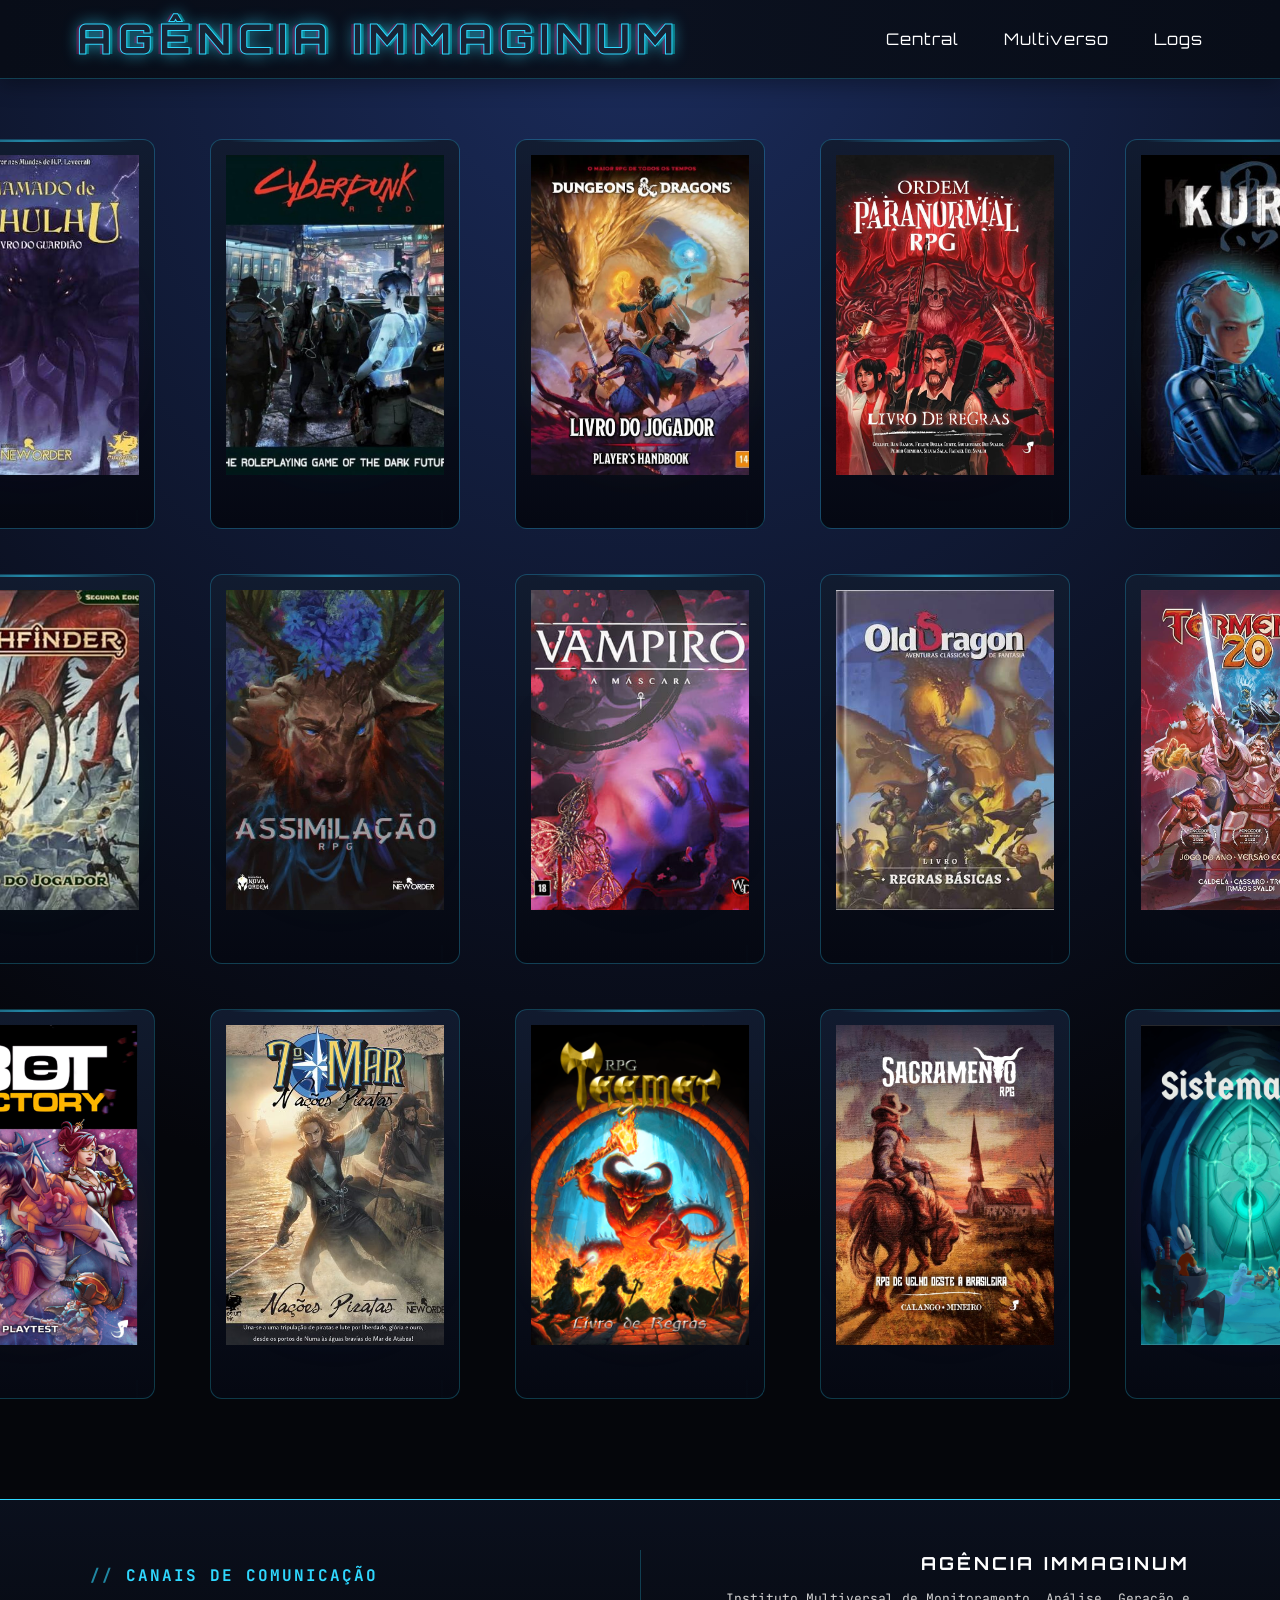
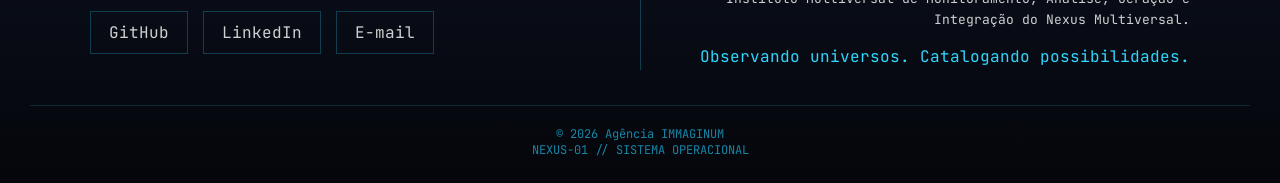
<file: multiverso.html>
<!doctype html>
<html lang="pt-BR">
  <head>
    <meta charset="UTF-8" />

    <meta name="viewport" content="width=device-width, initial-scale=1.0" />

    <title>Multiverso</title>

    <link rel="stylesheet" href="css/multiverso.css" />

    <link rel="preconnect" href="https://fonts.googleapis.com" />
    <link rel="preconnect" href="https://fonts.gstatic.com" crossorigin />

    <link
      href="https://fonts.googleapis.com/css2?family=JetBrains+Mono:wght@400;700&family=Orbitron:wght@400;700;800&display=swap"
      rel="stylesheet"
    />
    <link rel="stylesheet" href="css/rodape.css" />
  </head>

  <body>
    <!-- ===========================
HEADER
=========================== -->

    <header>
      <h1 id="titulo">Agência IMMAGINUM</h1>

      <nav>
        <ul>
          <li>
            <a href="index.html">Central</a>
          </li>

          <li>
            <a href="multiverso.html">Multiverso</a>
          </li>

          <li>
            <a href="logs.html">Logs</a>
          </li>
        </ul>
      </nav>
    </header>

    <!-- ===========================
CONTEÚDO
=========================== -->

    <main>
      <div class="container">
        <div
          class="box cthulhu"
          onclick="
            abrirUniverso(
              'CALL OF CTHULHU',
              'Um universo de horror cósmico onde investigadores enfrentam mistérios antigos, criaturas além da compreensão humana e forças que desafiam a realidade.',
            )
          "
        >
          <figure>
            <img src="img/coc.jpg" loading="lazy" />

            <figcaption>Call of Cthulhu</figcaption>
          </figure>
        </div>

        <div
          class="box cyberpunk"
          onclick="
            abrirUniverso(
              'CYBERPUNK RED',
              'Um futuro distópico dominado por megacorporações, tecnologia extrema e pessoas tentando sobreviver em uma sociedade quebrada.',
            )
          "
        >
          <figure>
            <img src="img/cyberpunk.jpg" loading="lazy" />

            <figcaption>Cyberpunk Red</figcaption>
          </figure>
        </div>

        <div
          class="box dnd"
          onclick="
            abrirUniverso(
              'DUNGEONS & DRAGONS',
              'Um universo de fantasia onde heróis exploram masmorras, enfrentam monstros e descobrem poderes mágicos.',
            )
          "
        >
          <figure>
            <img src="img/d&d.jpg" loading="lazy" />

            <figcaption>Dungeons & Dragons</figcaption>
          </figure>
        </div>

        <div
          class="box ordem"
          onclick="
            abrirUniverso(
              'ORDEM PARANORMAL',
              'Um mundo onde agentes investigam fenômenos paranormais e enfrentam forças desconhecidas vindas do Outro Lado.',
            )
          "
        >
          <figure>
            <img src="img/ordem.jpg" loading="lazy" />

            <figcaption>Ordem Paranormal</figcaption>
          </figure>
        </div>

        <div
          class="box kuro"
          onclick="
            abrirUniverso(
              'KURO',
              'Um cenário cyberpunk sobrenatural onde tecnologia avançada encontra espíritos e fenômenos misteriosos.',
            )
          "
        >
          <figure>
            <img src="img/kuro.jpg" loading="lazy" />

            <figcaption>Kuro</figcaption>
          </figure>
        </div>

        <div
          class="box pathfinder"
          onclick="
            abrirUniverso(
              'PATHFINDER',
              'Um mundo de fantasia cheio de magia, criaturas lendárias, guerras e aventuras épicas.',
            )
          "
        >
          <figure>
            <img src="img/pathfinder.jpg" loading="lazy" />

            <figcaption>Pathfinder</figcaption>
          </figure>
        </div>

        <div
          class="box assimilacao"
          onclick="
            abrirUniverso(
              'ASSIMILAÇÃO',
              'Uma realidade onde forças alienígenas e mutações transformam tudo ao seu redor.',
            )
          "
        >
          <figure>
            <img src="img/assimilacao.jpg" loading="lazy" />

            <figcaption>Assimilação</figcaption>
          </figure>
        </div>

        <div
          class="box vampiro"
          onclick="
            abrirUniverso(
              'VAMPIRO A MÁSCARA',
              'Um mundo sombrio onde vampiros escondem sua existência enquanto lutam contra sua própria natureza.',
            )
          "
        >
          <figure>
            <img src="img/vampiro.jpg" loading="lazy" />

            <figcaption>Vampiro A Máscara</figcaption>
          </figure>
        </div>

        <div
          class="box old"
          onclick="
            abrirUniverso(
              'OLD DRAGON',
              'Um RPG inspirado nos clássicos da fantasia medieval, com aventuras simples e perigosas.',
            )
          "
        >
          <figure>
            <img src="img/olddragon.jpg" loading="lazy" />

            <figcaption>Old Dragon</figcaption>
          </figure>
        </div>

        <div
          class="box tormenta"
          onclick="
            abrirUniverso(
              'TORMENTA 20',
              'Um universo de fantasia brasileira cheio de magia, guerras, deuses e ameaças sobrenaturais.',
            )
          "
        >
          <figure>
            <img src="img/tormenta.jpg" loading="lazy" />

            <figcaption>Tormenta 20</figcaption>
          </figure>
        </div>

        <div
          class="box sistema-3det"
          onclick="
            abrirUniverso(
              '3D&T',
              'Um sistema inspirado em animes, videogames e histórias de ação com poderes exagerados.',
            )
          "
        >
          <figure>
            <img src="img/3det.png" loading="lazy" />

            <figcaption>3D&T</figcaption>
          </figure>
        </div>

        <div
          class="box sistema-7mar"
          onclick="
            abrirUniverso(
              '7 MAR',
              'Um cenário de aventura marítima com piratas, exploração e intrigas entre grandes nações.',
            )
          "
        >
          <figure>
            <img src="img/7mar.jpg" loading="lazy" />

            <figcaption>7 Mar</figcaption>
          </figure>
        </div>

        <div
          class="box tagmar"
          onclick="
            abrirUniverso(
              'TAGMAR',
              'Um dos primeiros RPGs brasileiros, com fantasia medieval e grandes aventuras.',
            )
          "
        >
          <figure>
            <img src="img/tagmar.png" loading="lazy" />

            <figcaption>Tagmar</figcaption>
          </figure>
        </div>

        <div
          class="box sacramento"
          onclick="
            abrirUniverso(
              'SACRAMENTO',
              'Um universo de mistério e forças ocultas envolvendo rituais e acontecimentos sobrenaturais.',
            )
          "
        >
          <figure>
            <img src="img/sacramento.jpg" loading="lazy" />

            <figcaption>Sacramento</figcaption>
          </figure>
        </div>

        <div
          class="box sistema-6d6"
          onclick="
            abrirUniverso(
              'SISTEMA 6D6',
              'Um sistema baseado em narrativa e possibilidades onde escolhas alteram o destino dos personagens.',
            )
          "
        >
          <figure>
            <img src="img/6d6.png" loading="lazy" />

            <figcaption>Sistema 6D6</figcaption>
          </figure>
        </div>
      </div>
    </main>

    <!-- ===========================
JANELA MIRA
=========================== -->

    <div class="janela-universo" id="janelaUniverso">
      <div class="painel-universo">
        <button class="fechar" onclick="fecharUniverso()">X</button>

        <h2 id="tituloUniverso">UNIVERSO</h2>

        <div class="linha"></div>

        <p id="textoUniverso">Aguardando dados dimensionais...</p>
      </div>
    </div>

    <script src="js/multiverso.js"></script>

    <!-- ====================================================
     RODAPÉ - CANAIS DE COMUNICAÇÃO
==================================================== -->

    <footer class="rodape">
      <div class="rodape-container">
        <div class="rodape-bloco">
          <h2><span>//</span> CANAIS DE COMUNICAÇÃO</h2>

          <div class="links-contato">
            <a href="https://github.com/mariaclaraestu" target="_blank">
              GitHub
            </a>

            <a href="https://linkedin.com/in/mariaclaraestu" target="_blank">
              LinkedIn
            </a>

            <a
              href="https://mail.google.com/mail/u/0/?fs=1&to=mariaclaraestu@gmail.com&tf=cm"
            >
              E-mail
            </a>
          </div>
        </div>

        <div class="linha-vertical"></div>

        <div class="rodape-bloco agencia">
          <h3>AGÊNCIA IMMAGINUM</h3>

          <p>
            Instituto Multiversal de Monitoramento, Análise, Geração e
            Integração do Nexus Multiversal.
          </p>

          <span> Observando universos. Catalogando possibilidades. </span>
        </div>
      </div>

      <div class="rodape-final">
        © 2026 Agência IMMAGINUM
        <br />
        NEXUS-01 // SISTEMA OPERACIONAL
      </div>
    </footer>
  </body>
</html>
</file>
<file: css/style.css>
/*
====================================================
RESET
====================================================
*/

* {
  margin: 0;
  padding: 0;
  box-sizing: border-box;
}

/*
====================================================
VARIÁVEIS
====================================================
*/

:root {
  --cor-primaria: #2fd8ff;
  --cor-secundaria: #27d8ff;

  --cor-fundo: #05060b;

  --cor-header: #0b111f;

  --cor-box: rgba(8, 16, 28, 0.92);

  --cor-texto: #d0d0d0;

  --cor-ok: #00ff9d;

  --cor-barra: #2fd8ff;

  --sombra-neon:
    0 0 10px rgba(47, 216, 255, 0.45), 0 0 30px rgba(47, 216, 255, 0.18);
}

/*
====================================================
BODY
====================================================
*/

body {
  background: radial-gradient(circle at top, #1b2c5c 0%, #05060b 65%);

  color: white;

  font-family: "Orbitron", sans-serif;

  min-height: 100vh;

  overflow-x: hidden;
}

/*
====================================================
MAIN
====================================================
*/

main {
  min-height: 100vh;
}

/*
====================================================
CONTAINER PRINCIPAL
====================================================
*/

.container {
  width: min(92%, 1200px);

  margin: 70px auto;

  position: relative;
}
/*
====================================================
TEXTOS DO CONTAINER
====================================================
*/

.container h2 {
  color: var(--cor-primaria);

  font-size: 2rem;

  margin-bottom: 25px;

  letter-spacing: 0.5px;

  text-shadow: 0 0 10px rgba(47, 216, 255, 0.35);
}

.container p {
  color: #d7e0ea;

  font-size: 1.08rem;

  line-height: 1.8;

  letter-spacing: 0.3px;

  margin-bottom: 18px;
}

.container p:last-child {
  margin-bottom: 0;
}

/*
====================================================
HEADER
====================================================
*/

header {
  width: 100%;

  position: sticky;

  top: 0;

  z-index: 100;

  display: flex;

  justify-content: space-between;

  align-items: center;

  padding: 18px 6%;

  background: linear-gradient(90deg, #080d18, #0b111f, #080d18);

  border-bottom: 1px solid rgba(47, 216, 255, 0.25);

  backdrop-filter: blur(10px);

  box-shadow: 0 5px 20px rgba(0, 0, 0, 0.35);
}

/*
====================================================
LOGO / TÍTULO
====================================================
*/

#titulo {
  color: #172435;

  font-size: 2.6rem;

  font-weight: 900;

  text-transform: uppercase;

  letter-spacing: 6px;

  line-height: 1;

  -webkit-text-stroke: 1px var(--cor-primaria);

  text-shadow:
    3px 0 0 rgba(0, 255, 255, 0.35),
    -3px 0 0 rgba(255, 0, 120, 0.25),
    0 0 15px rgba(47, 216, 255, 0.7);
}

/*
====================================================
MENU
====================================================
*/

nav ul {
  display: flex;

  align-items: center;

  list-style: none;

  gap: 45px;
}

nav li {
  list-style: none;
}

nav a {
  position: relative;

  color: white;

  text-decoration: none;

  font-size: 1rem;

  letter-spacing: 1px;

  transition: 0.3s;
}

/*
====================================================
EFEITO HOVER DO MENU
====================================================
*/

nav a:hover {
  color: var(--cor-primaria);
}

nav a::after {
  content: "";

  position: absolute;

  left: 0;

  bottom: -8px;

  width: 0;

  height: 2px;

  background: var(--cor-primaria);

  box-shadow: 0 0 8px var(--cor-primaria);

  transition: 0.3s;
}

nav a:hover::after {
  width: 100%;
}

/*
====================================================
TABLET
====================================================
*/

@media (max-width: 1024px) {
  header {
    padding: 18px 30px;

    gap: 20px;
  }

  #titulo {
    font-size: 2rem;

    letter-spacing: 4px;
  }

  nav ul {
    gap: 25px;
  }

  nav a {
    font-size: 0.95rem;
  }

  .container {
    width: 92%;

    padding: 30px;
  }
}

/*
====================================================
CELULAR
====================================================
*/

@media (max-width: 768px) {
  header {
    flex-direction: column;

    justify-content: center;

    align-items: center;

    gap: 18px;

    padding: 20px;
  }

  #titulo {
    text-align: center;

    font-size: 1.8rem;

    letter-spacing: 3px;
  }

  nav {
    width: 100%;
  }

  nav ul {
    justify-content: center;

    flex-wrap: wrap;

    gap: 18px;
  }

  nav a {
    font-size: 0.9rem;
  }

  .container {
    width: 92%;

    margin-top: 40px;

    padding: 25px;
  }

  .container h2 {
    font-size: 1.6rem;
  }

  .container p {
    font-size: 1rem;

    line-height: 1.7;
  }
}

/*
====================================================
CELULAR PEQUENO
====================================================
*/

@media (max-width: 480px) {
  #titulo {
    font-size: 1.4rem;

    letter-spacing: 2px;
  }

  nav ul {
    gap: 12px;
  }

  nav a {
    font-size: 0.8rem;
  }
}

/*
====================================================
TELA DE AVISO / SISTEMA
====================================================
*/

#aviso {
  position: fixed;

  inset: 0;

  display: flex;

  justify-content: center;

  align-items: center;

  background: rgba(0, 0, 0, 0.92);

  backdrop-filter: blur(6px);

  z-index: 999;

  transition:
    opacity 0.8s ease,
    visibility 0.8s ease;
}

#aviso.hidden {
  opacity: 0;

  visibility: hidden;
}

/*
====================================================
TELAS
====================================================
*/

#tela-aviso,
#tela-loading {
  transition: opacity 0.4s ease;
}

.hidden {
  display: none;
}

/*
====================================================
BOX DO SISTEMA
====================================================
*/

.box {
  width: 700px;

  max-width: 90%;

  background: var(--cor-box);

  border: 1px solid var(--cor-primaria);

  box-shadow: 0 0 35px rgba(39, 216, 255, 0.25);

  padding: 50px;

  position: relative;

  overflow: hidden;
}

/*
====================================================
LINHA SUPERIOR DE SISTEMA
====================================================
*/

.box::before {
  content: "";

  position: absolute;

  top: 0;

  left: 0;

  width: 100%;

  height: 2px;

  background: var(--cor-primaria);

  box-shadow: var(--sombra-neon);
}

/*
====================================================
TÍTULOS DA CAIXA
====================================================
*/

.box h2 {
  margin: 25px 0;

  letter-spacing: 3px;

  font-size: 28px;

  color: var(--cor-primaria);

  text-shadow: 0 0 10px rgba(47, 216, 255, 0.5);
}

.nivel {
  color: var(--cor-primaria);

  font-size: 15px;

  letter-spacing: 3px;
}

.box p {
  color: var(--cor-texto);

  line-height: 2;

  letter-spacing: 2px;
}

/*
====================================================
BOTÃO DE AUTORIZAÇÃO
====================================================
*/

button {
  margin-top: 35px;

  padding: 15px 35px;

  border: none;

  cursor: pointer;

  background: var(--cor-secundaria);

  color: #000;

  font-family: "Orbitron", sans-serif;

  font-weight: bold;

  letter-spacing: 2px;

  transition: 0.3s;
}

button:hover {
  transform: scale(1.05);

  box-shadow: 0 0 20px var(--cor-secundaria);
}

/*
====================================================
ÁREA DE LOADING
====================================================
*/

#loading-area {
  margin-top: 40px;

  font-family: "JetBrains Mono", monospace;

  color: #bfefff;

  text-align: left;
}

/*
====================================================
ETAPA ATUAL
====================================================
*/

#etapa {
  font-size: 18px;

  letter-spacing: 2px;

  margin-bottom: 25px;

  color: var(--cor-primaria);
}

/*
====================================================
CURSOR DE TERMINAL
====================================================
*/

#etapa::after {
  content: "▋";

  margin-left: 8px;

  color: var(--cor-primaria);

  animation: piscar 0.8s infinite;
}

/*
====================================================
BARRA DE DOWNLOAD
====================================================
*/

.barra-container {
  width: 100%;

  height: 18px;

  border: 1px solid rgba(47, 216, 255, 0.5);

  background: rgba(0, 0, 0, 0.5);

  overflow: hidden;

  box-shadow: inset 0 0 10px rgba(0, 0, 0, 0.8);
}

#barra {
  height: 100%;

  width: 0%;

  background: linear-gradient(90deg, #27d8ff, #00ffff);

  box-shadow: 0 0 15px var(--cor-primaria);

  transition: width 0.2s linear;

  animation: brilhoBarra 1s infinite;
}

/*
====================================================
RESULTADO DA ETAPA
====================================================
*/

#resultado {
  margin-top: 20px;

  min-height: 30px;

  font-family: "JetBrains Mono", monospace;

  color: var(--cor-ok);

  letter-spacing: 2px;

  font-size: 16px;
}

/*
====================================================
PAINEL DE STATUS FINAL
====================================================
*/

#status-final {
  margin-top: 40px;

  border-top: 1px solid rgba(47, 216, 255, 0.25);

  padding-top: 30px;
}

#status-final pre {
  font-family: "JetBrains Mono", monospace;

  color: var(--cor-primaria);

  font-size: 15px;

  line-height: 2;

  letter-spacing: 2px;

  white-space: pre-wrap;

  text-shadow: 0 0 8px rgba(47, 216, 255, 0.5);
}

/*
====================================================
EFEITOS DE SISTEMA
====================================================
*/

.fade-in {
  animation: fadeIn 0.5s ease forwards;
}

.fade-out {
  animation: fadeOut 0.5s ease forwards;
}

/*
====================================================
ANIMAÇÃO ENTRADA
====================================================
*/

@keyframes fadeIn {
  from {
    opacity: 0;

    transform: translateY(10px);
  }

  to {
    opacity: 1;

    transform: translateY(0);
  }
}

/*
====================================================
ANIMAÇÃO SAÍDA
====================================================
*/

@keyframes fadeOut {
  from {
    opacity: 1;
  }

  to {
    opacity: 0;
  }
}

/*
====================================================
CURSOR PISCANTE
====================================================
*/

@keyframes piscar {
  0%,
  100% {
    opacity: 1;
  }

  50% {
    opacity: 0.2;
  }
}

/*
====================================================
BRILHO DA BARRA
====================================================
*/

@keyframes brilhoBarra {
  0% {
    opacity: 0.6;
  }

  50% {
    opacity: 1;
  }

  100% {
    opacity: 0.6;
  }
}

/*
====================================================
LINHA DE SISTEMA FINAL
====================================================
*/

#status-final::before {
  content: "SISTEMA ONLINE // CONEXÃO ESTABELECIDA";

  display: block;

  margin-bottom: 20px;

  font-family: "JetBrains Mono", monospace;

  color: var(--cor-ok);

  font-size: 13px;

  letter-spacing: 3px;

  text-shadow: 0 0 8px rgba(0, 255, 157, 0.5);
}

/*
====================================================
EFEITO DE TERMINAL
====================================================
*/

.terminal-text {
  font-family: "JetBrains Mono", monospace;

  color: var(--cor-primaria);

  letter-spacing: 2px;

  line-height: 2;
}

/*
====================================================
STATUS DE SISTEMA
====================================================
*/

.status-ok {
  color: var(--cor-ok);

  font-family: "JetBrains Mono", monospace;

  letter-spacing: 2px;

  text-shadow: 0 0 10px rgba(0, 255, 157, 0.5);
}

/*
====================================================
BRILHO GERAL NEXUS
====================================================
*/

.nexus-glow {
  box-shadow:
    0 0 20px rgba(47, 216, 255, 0.2),
    inset 0 0 30px rgba(47, 216, 255, 0.05);
}

/*
====================================================
CENTRAL MIRA
====================================================
*/

.central {
  width: 100%;

  margin-top: 40px;
}

/*
====================================================
PAINEL PRINCIPAL MIRA
====================================================
*/

/*
====================================================
CONTEÚDO PRINCIPAL
====================================================
*/

.conteudo {
  display: flex;
  flex-direction: column;
  gap: 35px;
  padding: 40px;
  background: linear-gradient(
    180deg,
    rgba(16, 26, 48, 0.88),
    rgba(8, 14, 26, 0.94)
  );

  border: 1px solid rgba(47, 216, 255, 0.18);

  border-radius: 10px;

  box-shadow:
    0 0 30px rgba(47, 216, 255, 0.05),
    inset 0 0 20px rgba(47, 216, 255, 0.03);
}

/*
====================================================
CAIXAS DE CONTEÚDO
====================================================
*/

.bloco {
  position: relative;

  padding: 35px;

  background: rgba(7, 14, 25, 0.92);

  border: 1px solid rgba(47, 216, 255, 0.18);

  border-radius: 10px;

  overflow: hidden;

  box-shadow:
    0 0 25px rgba(47, 216, 255, 0.05),
    inset 0 0 20px rgba(47, 216, 255, 0.02);

  transition:
    0.35s,
    transform 0.35s;

  opacity: 0;

  transform: translateY(60px);
}

/*
====================================================
LINHA SUPERIOR
====================================================
*/

.bloco::before {
  content: "ARQUIVO IMMAGINUM";

  position: absolute;

  left: 0;
  right: 0;
  top: 0;

  padding: 12px 25px;

  background: rgba(47, 216, 255, 0.08);

  border-bottom: 1px solid rgba(47, 216, 255, 0.18);

  color: var(--cor-primaria);

  font-family: "JetBrains Mono", monospace;

  font-size: 12px;

  letter-spacing: 2px;
}

/*
====================================================
TÍTULOS
====================================================
*/

.bloco h2 {
  margin-top: 30px;

  margin-bottom: 20px;

  color: var(--cor-primaria);

  font-size: 2rem;

  letter-spacing: 2px;

  text-shadow: 0 0 10px rgba(47, 216, 255, 0.45);
}

/*
====================================================
TEXTOS
====================================================
*/

.bloco p {
  color: #d7e0ea;

  font-size: 1.05rem;

  line-height: 1.9;

  letter-spacing: 0.4px;

  margin-bottom: 18px;
}

.bloco p:last-child {
  margin-bottom: 0;
}

/*
====================================================
HOVER
====================================================
*/

.bloco:hover {
  transform: translateY(-5px);

  border-color: rgba(47, 216, 255, 0.45);

  box-shadow:
    0 0 35px rgba(47, 216, 255, 0.18),
    inset 0 0 20px rgba(47, 216, 255, 0.04);
}

/*
====================================================
ANIMAÇÃO AO ENTRAR NA TELA
====================================================
*/

.bloco.aparecer {
  opacity: 1;

  transform: translateY(0);

  transition:
    opacity 0.8s ease,
    transform 0.8s ease;
}

.mira {
  position: relative;

  width: 100%;

  padding: 40px;

  margin-bottom: 45px;

  background: linear-gradient(
    180deg,
    rgba(16, 26, 48, 0.88),
    rgba(8, 14, 26, 0.94)
  );

  border: 1px solid rgba(47, 216, 255, 0.18);

  border-radius: 10px;

  box-shadow:
    0 0 30px rgba(47, 216, 255, 0.05),
    inset 0 0 20px rgba(47, 216, 255, 0.03);
}

/*
====================================================
LINHA SUPERIOR DO SISTEMA MIRA
====================================================
*/

.mira::before {
  content: "MIRA // MULTIVERSAL INTELLIGENCE & RESEARCH ARCHIVE";

  position: absolute;

  top: 0;
  left: 0;
  right: 0;

  padding: 12px 25px;

  background: rgba(47, 216, 255, 0.08);

  border-bottom: 1px solid rgba(47, 216, 255, 0.2);

  color: var(--cor-primaria);

  font-family: "JetBrains Mono", monospace;

  font-size: 12px;

  letter-spacing: 2px;

  box-sizing: border-box;
}

/*
====================================================
TÍTULO MIRA
====================================================
*/

.mira h2 {
  margin-top: 35px;

  color: var(--cor-primaria);

  font-size: 2.4rem;

  letter-spacing: 3px;

  text-shadow: 0 0 10px rgba(47, 216, 255, 0.5);
}

/*
====================================================
TEXTOS MIRA
====================================================
*/

.mira p {
  max-width: 900px;

  color: #d8e4f0;

  font-size: 1.15rem;

  line-height: 1.9;

  letter-spacing: 0.5px;

  margin-top: 25px;
}

/*
====================================================
DIVISOR MIRA
====================================================
*/

.mira hr {
  border: none;

  height: 1px;

  margin: 35px 0;

  background: linear-gradient(
    90deg,
    transparent,
    var(--cor-primaria),
    transparent
  );
}

/*
====================================================
STATUS MIRA
====================================================
*/

.mira-status {
  display: flex;

  gap: 30px;

  flex-wrap: wrap;

  margin-top: 30px;
}

/*
====================================================
ITEM DE STATUS
====================================================
*/

.status-item {
  padding: 12px 20px;

  border: 1px solid rgba(47, 216, 255, 0.25);

  background: rgba(0, 0, 0, 0.25);

  font-family: "JetBrains Mono", monospace;

  color: var(--cor-ok);

  font-size: 0.9rem;

  letter-spacing: 2px;

  box-shadow: inset 0 0 10px rgba(47, 216, 255, 0.03);
}

/*
====================================================
EFEITO HOVER MIRA
====================================================
*/

.mira:hover {
  border-color: rgba(47, 216, 255, 0.5);

  box-shadow:
    0 0 50px rgba(47, 216, 255, 0.12),
    inset 0 0 40px rgba(47, 216, 255, 0.05);
}

/*
====================================================
RESPONSIVIDADE MIRA
====================================================
*/

@media (max-width: 768px) {
  .mira {
    padding: 25px;
    margin-bottom: 40px;
  }

  .mira h2 {
    font-size: 1.7rem;

    letter-spacing: 2px;
  }

  .mira p {
    font-size: 1rem;

    line-height: 1.7;
  }

  .mira-status {
    flex-direction: column;

    gap: 15px;
  }

  .status-item {
    width: 100%;

    text-align: center;
  }
}

/*
====================================================
TELAS PEQUENAS
====================================================
*/

@media (max-width: 480px) {
  .mira {
    padding: 20px;
    margin-bottom: 40px;
  }

  .mira::before {
    font-size: 10px;

    letter-spacing: 1px;

    padding: 10px;
  }

  .mira h2 {
    font-size: 1.4rem;
  }

  .box {
    padding: 30px 20px;
  }

  .box h2 {
    font-size: 22px;
  }

  #etapa {
    font-size: 15px;
  }

  #status-final pre {
    font-size: 12px;

    letter-spacing: 1px;
  }
}

/*
====================================================
AJUSTES FINAIS DE SISTEMA
====================================================
*/

img {
  max-width: 100%;

  height: auto;
}

/*
====================================================
SELEÇÃO DE TEXTO NEON
====================================================
*/

::selection {
  background: var(--cor-primaria);

  color: #000;
}

/*
====================================================
SCROLLBAR FUTURISTA
====================================================
*/

::-webkit-scrollbar {
  width: 8px;
}

::-webkit-scrollbar-track {
  background: #05060b;
}

::-webkit-scrollbar-thumb {
  background: var(--cor-primaria);

  box-shadow: 0 0 10px var(--cor-primaria);
}

/*
====================================================
FINAL CSS
NEXUS + MIRA SYSTEM
====================================================
*/
</file>
<file: css/rodape.css>
/*
====================================================
RODAPÉ IMMAGINUM
====================================================
*/

.rodape {
  margin-top: 80px;

  padding: 50px 30px 25px;

  background: linear-gradient(180deg, rgba(11, 17, 31, 0.9), #05060b);

  border-top: 1px solid var(--cor-primaria);
}

.rodape-container {
  max-width: 1100px;

  margin: auto;

  display: flex;

  align-items: center;

  justify-content: center;

  gap: 50px;
}

.rodape-bloco {
  flex: 1;
}

.rodape h2 {
  font-family: "JetBrains Mono", monospace;

  color: var(--cor-primaria);

  font-size: 16px;

  letter-spacing: 2px;

  margin-bottom: 25px;
}

.rodape h2 span {
  opacity: 0.6;
}

.links-contato {
  display: flex;

  gap: 15px;
}

.links-contato a {
  padding: 10px 18px;

  border: 1px solid rgba(47, 216, 255, 0.25);

  color: var(--cor-texto);

  text-decoration: none;

  font-family: "JetBrains Mono", monospace;

  transition: 0.3s;
}

.links-contato a:hover {
  border-color: var(--cor-primaria);

  color: var(--cor-primaria);

  box-shadow: 0 0 15px rgba(47, 216, 255, 0.3);
}

.linha-vertical {
  height: 120px;

  width: 1px;

  background: rgba(47, 216, 255, 0.25);
}

.agencia {
  text-align: right;
}

.agencia h3 {
  font-family: "Orbitron", sans-serif;

  color: white;

  letter-spacing: 3px;

  font-size: 18px;
}

.agencia p {
  margin-top: 15px;

  color: var(--cor-texto);

  font-family: "JetBrains Mono", monospace;

  font-size: 13px;

  line-height: 1.6;
}

.agencia span {
  display: block;

  margin-top: 15px;

  color: var(--cor-primaria);

  font-family: "JetBrains Mono", monospace;
}

.rodape-final {
  margin-top: 35px;

  padding-top: 20px;

  border-top: 1px solid rgba(47, 216, 255, 0.15);

  text-align: center;

  color: #1685a5;

  font-family: "JetBrains Mono", monospace;

  font-size: 12px;
}

@media (max-width: 700px) {
  .rodape-container {
    flex-direction: column;
  }

  .linha-vertical {
    width: 100%;

    height: 1px;
  }

  .agencia {
    text-align: center;
  }

  .links-contato {
    justify-content: center;

    flex-wrap: wrap;
  }
}
</file>
<file: css/logs.css>
/*
====================================================
RESET
====================================================
*/

* {
  margin: 0;
  padding: 0;
  box-sizing: border-box;
}

/*
====================================================
VARIÁVEIS
====================================================
*/

:root {
  --cor-primaria: #2fd8ff;
  --cor-secundaria: #27d8ff;

  --cor-fundo: #05060b;

  --cor-header: #0b111f;

  --cor-box: rgba(8, 16, 28, 0.92);

  --cor-texto: #d0d0d0;

  --cor-ok: #00ff9d;

  --cor-barra: #2fd8ff;

  --sombra-neon:
    0 0 10px rgba(47, 216, 255, 0.45), 0 0 30px rgba(47, 216, 255, 0.18);
}

/*
====================================================
BODY
====================================================
*/

body {
  background: radial-gradient(circle at top, #1b2c5c 0%, #05060b 65%);

  color: white;

  font-family: "Orbitron", sans-serif;

  min-height: 100vh;

  overflow-x: hidden;
}

/*
====================================================
MAIN
====================================================
*/

main {
  min-height: 100vh;
}

/*
====================================================
CONTAINER PRINCIPAL
====================================================
*/

.container {
  width: min(92%, 1200px);

  margin: auto;

  margin-top: 70px;

  padding: 40px;

  position: relative;

  background: linear-gradient(
    180deg,
    rgba(16, 26, 48, 0.88),
    rgba(8, 14, 26, 0.94)
  );

  border: 1px solid rgba(47, 216, 255, 0.18);

  border-radius: 10px;

  box-shadow:
    0 0 30px rgba(47, 216, 255, 0.05),
    inset 0 0 20px rgba(47, 216, 255, 0.03);
}

/*
====================================================
TEXTOS DO CONTAINER
====================================================
*/

.container h2 {
  color: var(--cor-primaria);

  font-size: 2rem;

  margin-bottom: 25px;

  letter-spacing: 0.5px;

  text-shadow: 0 0 10px rgba(47, 216, 255, 0.35);
}

.container p {
  color: #d7e0ea;

  font-size: 1.08rem;

  line-height: 1.8;

  letter-spacing: 0.3px;

  margin-bottom: 18px;
}

.container p:last-child {
  margin-bottom: 0;
}

/*
====================================================
HEADER
====================================================
*/

header {
  width: 100%;

  position: sticky;

  top: 0;

  z-index: 100;

  display: flex;

  justify-content: space-between;

  align-items: center;

  padding: 18px 6%;

  background: linear-gradient(90deg, #080d18, #0b111f, #080d18);

  border-bottom: 1px solid rgba(47, 216, 255, 0.25);

  backdrop-filter: blur(10px);

  box-shadow: 0 5px 20px rgba(0, 0, 0, 0.35);
}

/*
====================================================
LOGO / TÍTULO
====================================================
*/

#titulo {
  color: #172435;

  font-size: 2.6rem;

  font-weight: 900;

  text-transform: uppercase;

  letter-spacing: 6px;

  line-height: 1;

  -webkit-text-stroke: 1px var(--cor-primaria);

  text-shadow:
    3px 0 0 rgba(0, 255, 255, 0.35),
    -3px 0 0 rgba(255, 0, 120, 0.25),
    0 0 15px rgba(47, 216, 255, 0.7);
}

/*
====================================================
MENU
====================================================
*/

nav ul {
  display: flex;

  align-items: center;

  list-style: none;

  gap: 45px;
}

nav li {
  list-style: none;
}

nav a {
  position: relative;

  color: white;

  text-decoration: none;

  font-size: 1rem;

  letter-spacing: 1px;

  transition: 0.3s;
}

/*
====================================================
EFEITO HOVER DO MENU
====================================================
*/

nav a:hover {
  color: var(--cor-primaria);
}

nav a::after {
  content: "";

  position: absolute;

  left: 0;

  bottom: -8px;

  width: 0;

  height: 2px;

  background: var(--cor-primaria);

  box-shadow: 0 0 8px var(--cor-primaria);

  transition: 0.3s;
}

nav a:hover::after {
  width: 100%;
}

/*
====================================================
TABLET
====================================================
*/

@media (max-width: 1024px) {
  header {
    padding: 18px 30px;

    gap: 20px;
  }

  #titulo {
    font-size: 2rem;

    letter-spacing: 4px;
  }

  nav ul {
    gap: 25px;
  }

  nav a {
    font-size: 0.95rem;
  }

  .container {
    width: 92%;

    padding: 30px;
  }
}

/*
====================================================
CELULAR
====================================================
*/

@media (max-width: 768px) {
  header {
    flex-direction: column;

    justify-content: center;

    align-items: center;

    gap: 18px;

    padding: 20px;
  }

  #titulo {
    text-align: center;

    font-size: 1.8rem;

    letter-spacing: 3px;
  }

  nav {
    width: 100%;
  }

  nav ul {
    justify-content: center;

    flex-wrap: wrap;

    gap: 18px;
  }

  nav a {
    font-size: 0.9rem;
  }

  .container {
    width: 92%;

    margin-top: 40px;

    padding: 25px;
  }

  .container h2 {
    font-size: 1.6rem;
  }

  .container p {
    font-size: 1rem;

    line-height: 1.7;
  }
}

/*
====================================================
CELULAR PEQUENO
====================================================
*/

@media (max-width: 480px) {
  #titulo {
    font-size: 1.4rem;

    letter-spacing: 2px;
  }

  nav ul {
    gap: 12px;
  }

  nav a {
    font-size: 0.8rem;
  }
}

/*
====================================================
PÁGINA DE LOGS
====================================================
*/

.logs-topo {
  text-align: center;
  margin-bottom: 45px;
}

.logs-topo h2 {
  margin-bottom: 18px;
}

.logs-topo p {
  max-width: 850px;
  margin: auto;
}

/*
====================================================
PESQUISA
====================================================
*/

.painel-pesquisa {
  margin-bottom: 45px;

  padding: 28px;

  background: rgba(5, 12, 22, 0.75);

  border: 1px solid rgba(47, 216, 255, 0.15);

  border-radius: 12px;
}

.painel-pesquisa input {
  width: 100%;

  padding: 15px 18px;

  background: #08111f;

  color: white;

  border: 1px solid rgba(47, 216, 255, 0.25);

  border-radius: 8px;

  font-family: "JetBrains Mono", monospace;

  font-size: 0.95rem;

  outline: none;

  transition: 0.3s;
}

.painel-pesquisa input:focus {
  border-color: var(--cor-primaria);

  box-shadow: 0 0 12px rgba(47, 216, 255, 0.25);
}

.painel-pesquisa input::placeholder {
  color: #8f9ab0;
}

.filtros {
  display: grid;

  grid-template-columns: repeat(3, 1fr);

  gap: 18px;

  margin-top: 22px;
}

.filtros select {
  padding: 14px;

  background: #08111f;

  color: white;

  border: 1px solid rgba(47, 216, 255, 0.25);

  border-radius: 8px;

  font-family: "JetBrains Mono", monospace;

  outline: none;

  cursor: pointer;
}

.filtros select:focus {
  border-color: var(--cor-primaria);
}

/*
====================================================
LISTA
====================================================
*/

.lista-logs {
  display: flex;

  flex-direction: column;

  gap: 30px;
}

/*
====================================================
CARD
====================================================
*/

.log-card {
  background: rgba(6, 14, 24, 0.88);

  border: 1px solid rgba(47, 216, 255, 0.18);

  border-left: 4px solid var(--cor-primaria);

  border-radius: 12px;

  padding: 28px;

  transition: 0.25s;
}

.log-card:hover {
  transform: translateY(-4px);

  border-color: rgba(47, 216, 255, 0.4);

  box-shadow: 0 0 22px rgba(47, 216, 255, 0.12);
}

.log-header {
  display: flex;

  justify-content: space-between;

  align-items: center;

  margin-bottom: 18px;

  gap: 20px;

  flex-wrap: wrap;
}

.log-id {
  color: var(--cor-primaria);

  font-size: 0.95rem;

  font-family: "JetBrains Mono", monospace;

  font-weight: bold;
}

.log-card h3 {
  color: white;

  margin-bottom: 18px;

  font-size: 1.45rem;
}

.informacoes {
  display: flex;

  gap: 25px;

  flex-wrap: wrap;

  margin-bottom: 25px;

  color: #91b7d4;

  font-size: 0.9rem;

  font-family: "JetBrains Mono", monospace;
}

/*
====================================================
STATUS DOS LOGS
====================================================
*/

.status {
  padding: 6px 14px;

  border-radius: 50px;

  font-size: 0.75rem;

  font-weight: bold;

  text-transform: uppercase;

  letter-spacing: 1px;

  font-family: "JetBrains Mono", monospace;
}

.status.arquivado {
  color: #00ff9d;

  background: rgba(0, 255, 157, 0.12);

  border: 1px solid rgba(0, 255, 157, 0.35);
}

.status.revisado {
  color: #ffd54a;

  background: rgba(255, 213, 74, 0.12);

  border: 1px solid rgba(255, 213, 74, 0.35);
}

.status.restrito {
  color: #ff6262;

  background: rgba(255, 98, 98, 0.12);

  border: 1px solid rgba(255, 98, 98, 0.35);
}

/*
====================================================
CONTEÚDO DOS LOGS
====================================================
*/

.conteudo-log {
  margin-top: 18px;
}

.conteudo-log p {
  margin-bottom: 18px;

  line-height: 1.8;

  color: #d8dee9;

  font-size: 0.96rem;

  font-family: "JetBrains Mono", monospace;
}

.conteudo-log h4 {
  color: var(--cor-primaria);

  margin: 18px 0 12px;

  font-size: 1rem;
}

.conteudo-log strong {
  color: white;
}

.conteudo-log ul {
  margin: 18px 0 22px 22px;
}

.conteudo-log li {
  margin-bottom: 10px;

  color: #d6dce8;

  line-height: 1.7;

  font-family: "JetBrains Mono", monospace;
}

.conteudo-log hr {
  margin: 28px 0;

  border: none;

  height: 1px;

  background: rgba(47, 216, 255, 0.18);
}

/*
====================================================
ARQUIVOS RELACIONADOS
====================================================
*/

.relacionados {
  margin-top: 28px;

  padding-top: 20px;

  border-top: 1px solid rgba(47, 216, 255, 0.12);
}

.relacionados strong {
  display: block;

  color: var(--cor-primaria);

  margin-bottom: 12px;
}

.relacionados ul {
  margin-left: 20px;
}

.relacionados li {
  color: #9ec9e6;
}

/*
====================================================
TEXTOS ESPECIAIS
====================================================
*/

.censurado {
  color: #ff6262;

  letter-spacing: 2px;

  font-family: "JetBrains Mono", monospace;

  word-break: break-all;
}

.acesso-negado {
  color: #ff4040;

  font-weight: bold;

  font-size: 1.2rem;

  letter-spacing: 2px;

  text-shadow: 0 0 8px rgba(255, 0, 0, 0.4);
}

/*
====================================================
RESPONSIVIDADE
====================================================
*/

@media (max-width: 900px) {
  .filtros {
    grid-template-columns: 1fr;
  }

  .log-header {
    flex-direction: column;

    align-items: flex-start;
  }

  .informacoes {
    flex-direction: column;

    gap: 10px;
  }
}

@media (max-width: 768px) {
  .painel-pesquisa {
    padding: 20px;
  }

  .log-card {
    padding: 22px;
  }

  .log-card h3 {
    font-size: 1.2rem;
  }

  .conteudo-log p,
  .conteudo-log li {
    font-size: 0.9rem;
  }
}

@media (max-width: 480px) {
  .painel-pesquisa {
    padding: 16px;
  }

  .painel-pesquisa input,
  .filtros select {
    font-size: 0.85rem;
  }

  .log-card {
    padding: 18px;
  }

  .status {
    font-size: 0.68rem;
  }
}
</file>
<file: css/multiverso.css>
/*
====================================================
RESET
====================================================
*/

* {
  margin: 0;
  padding: 0;
  box-sizing: border-box;
}

/*
====================================================
VARIÁVEIS
====================================================
*/

:root {
  --cor-primaria: #2fd8ff;
  --cor-secundaria: #27d8ff;

  --cor-fundo: #05060b;

  --cor-header: #0b111f;

  --cor-box: rgba(8, 16, 28, 0.92);

  --cor-texto: #d0d0d0;

  --cor-ok: #00ff9d;

  --cor-barra: #2fd8ff;

  --sombra-neon:
    0 0 10px rgba(47, 216, 255, 0.45), 0 0 30px rgba(47, 216, 255, 0.18);
}

/*
====================================================
BODY
====================================================
*/

body {
  background: radial-gradient(circle at top, #1b2c5c 0%, #05060b 65%);

  color: white;

  font-family: "Orbitron", sans-serif;

  min-height: 100vh;

  overflow-x: hidden;
}

/*
====================================================
MAIN
====================================================
*/

main {
  min-height: 100vh;

  padding-top: 40px;
}

/*
====================================================
HEADER
====================================================
*/

header {
  width: 100%;

  position: sticky;

  top: 0;

  z-index: 100;

  display: flex;

  justify-content: space-between;

  align-items: center;

  padding: 18px 6%;

  background: linear-gradient(90deg, #080d18, #0b111f, #080d18);

  border-bottom: 1px solid rgba(47, 216, 255, 0.25);

  backdrop-filter: blur(10px);

  box-shadow: 0 5px 20px rgba(0, 0, 0, 0.35);
}

/*
====================================================
LOGO / TÍTULO
====================================================
*/

#titulo {
  color: #172435;

  font-size: 2.6rem;

  font-weight: 900;

  text-transform: uppercase;

  letter-spacing: 6px;

  line-height: 1;

  -webkit-text-stroke: 1px var(--cor-primaria);

  text-shadow:
    3px 0 0 rgba(0, 255, 255, 0.35),
    -3px 0 0 rgba(255, 0, 120, 0.25),
    0 0 15px rgba(47, 216, 255, 0.7);
}

/*
====================================================
MENU
====================================================
*/

nav ul {
  display: flex;

  align-items: center;

  list-style: none;

  gap: 45px;
}

nav li {
  list-style: none;
}

nav a {
  position: relative;

  color: white;

  text-decoration: none;

  font-size: 1rem;

  letter-spacing: 1px;

  transition: 0.3s;
}

/*
====================================================
HOVER MENU
====================================================
*/

nav a:hover {
  color: var(--cor-primaria);
}

nav a::after {
  content: "";

  position: absolute;

  left: 0;

  bottom: -8px;

  width: 0;

  height: 2px;

  background: var(--cor-primaria);

  box-shadow: 0 0 8px var(--cor-primaria);

  transition: 0.3s;
}

nav a:hover::after {
  width: 100%;
}

/*
====================================================
CONTAINER DOS PORTAIS
====================================================
*/

.container {
  width: 100%;

  display: grid;

  grid-template-columns: repeat(5, 250px);

  gap: 45px 55px;

  justify-content: center;

  align-items: start;

  padding: 20px 40px;
}

/*
====================================================
BOX DO PORTAL - BASE
====================================================
*/

.box {
  position: relative;

  width: 250px;

  min-height: 390px;

  background: linear-gradient(
    180deg,
    rgba(18, 28, 48, 0.95),
    rgba(5, 8, 18, 0.98)
  );

  border: 1px solid rgba(47, 216, 255, 0.25);

  border-radius: 12px;

  padding: 15px;

  overflow: hidden;

  isolation: isolate;

  transition:
    transform 0.4s ease,
    border-color 0.4s ease,
    box-shadow 0.4s ease;
}

/*
====================================================
FUNDO TECNOLÓGICO DO CARD
====================================================
*/

.box {
  background:
    linear-gradient(180deg, rgba(18, 28, 48, 0.95), rgba(5, 8, 18, 0.98)),
    linear-gradient(
      90deg,
      rgba(47, 216, 255, 0.35) 2px,

      transparent 2px
    ),
    linear-gradient(
      0deg,
      rgba(47, 216, 255, 0.35) 2px,

      transparent 2px
    );

  background-size:
    auto,
    18px 18px,
    18px 18px;

  background-position:
    center,
    bottom right,
    bottom right;

  background-repeat: no-repeat;
}

/*
====================================================
CAMPO DE ENERGIA INTERNO
====================================================
*/

.box::before {
  content: "";

  position: absolute;

  width: 280px;

  height: 280px;

  left: 50%;

  top: 55%;

  transform: translate(-50%, -50%) scale(0.8);

  border-radius: 50%;

  background: radial-gradient(
    circle,
    rgba(47, 216, 255, 0.3) 0%,

    rgba(47, 216, 255, 0.12) 35%,

    rgba(47, 216, 255, 0.04) 55%,

    transparent 75%
  );

  filter: blur(18px);

  opacity: 0.5;

  z-index: -1;

  transition: 0.5s ease;
}

/*
====================================================
LINHA DE CONTENÇÃO SUPERIOR
====================================================
*/

.box::after {
  content: "";

  position: absolute;

  top: 0;

  left: 20px;

  right: 20px;

  height: 2px;

  background: linear-gradient(
    90deg,
    transparent,
    var(--cor-primaria),
    transparent
  );

  opacity: 0.6;

  transition: 0.4s;
}

/*
====================================================
ÁREA DA IMAGEM
====================================================
*/

.box figure {
  position: relative;

  width: 100%;

  height: 320px;

  overflow: hidden;
}

.box img {
  position: relative;

  width: 100%;

  height: 320px;

  object-fit: cover;

  z-index: 3;

  transition: 0.4s;
}

/*
====================================================
HOVER DO PORTAL
====================================================
*/

.box:hover {
  transform: translateY(-12px) scale(1.04);

  border-color: rgba(47, 216, 255, 0.9);

  box-shadow:
    0 0 15px rgba(47, 216, 255, 0.35),
    0 0 45px rgba(47, 216, 255, 0.2),
    inset 0 0 25px rgba(47, 216, 255, 0.08);
}

.box:hover::before {
  transform: translate(-50%, -50%) scale(1.25);

  opacity: 1;

  filter: blur(10px);
}

.box:hover::after {
  opacity: 1;

  height: 3px;

  box-shadow: 0 0 15px var(--cor-primaria);
}

/*
====================================================
IMAGEM ATIVA
====================================================
*/

.box:hover img {
  filter: brightness(1.08) contrast(1.05);
}

/*
====================================================
SISTEMA DE ENERGIA DOS PORTAIS
====================================================
*/

.box {
  --energia: rgba(47, 216, 255, 0.9);
}

/*
====================================================
PARTÍCULAS INTERNAS
====================================================
*/

.box figure::before {
  content: "";

  position: absolute;

  inset: 0;

  pointer-events: none;

  background-image:
    radial-gradient(
      circle,
      var(--energia) 1px,

      transparent 2px
    ),
    radial-gradient(
      circle,
      rgba(255, 255, 255, 0.8) 1px,

      transparent 2px
    ),
    radial-gradient(
      circle,
      var(--energia) 2px,

      transparent 3px
    );

  background-size:
    55px 55px,
    80px 80px,
    120px 120px;

  background-position:
    0 0,
    30px 60px,
    80px 20px;

  opacity: 0;

  z-index: 2;

  transition: 0.5s;
}

/*
====================================================
ATIVAÇÃO DAS PARTÍCULAS
====================================================
*/

.box:hover figure::before {
  opacity: 0.7;

  animation: particulasPortal 8s linear infinite;
}

@keyframes particulasPortal {
  0% {
    background-position:
      0 0,
      30px 60px,
      80px 20px;
  }

  50% {
    background-position:
      50px -80px,
      -40px 120px,
      160px -40px;
  }

  100% {
    background-position:
      100px -160px,
      -80px 200px,
      240px -80px;
  }
}

/*
====================================================
PULSO DIMENSIONAL
====================================================
*/

.box:hover {
  animation:
    portalRespirando 6s infinite,
    portalPulso 2s infinite;
}

@keyframes portalPulso {
  0% {
    box-shadow:
      0 0 20px rgba(47, 216, 255, 0.25),
      inset 0 0 15px rgba(47, 216, 255, 0.05);
  }

  50% {
    box-shadow:
      0 0 40px rgba(47, 216, 255, 0.45),
      inset 0 0 35px rgba(47, 216, 255, 0.15);
  }

  100% {
    box-shadow:
      0 0 20px rgba(47, 216, 255, 0.25),
      inset 0 0 15px rgba(47, 216, 255, 0.05);
  }
}

/*
====================================================
FLUXO DE ENERGIA NAS BORDAS
====================================================
*/

.box:hover::after {
  animation: energiaFluxo 1.8s linear infinite;
}

@keyframes energiaFluxo {
  0% {
    background-position: -250px;
  }

  100% {
    background-position: 250px;
  }
}

/*
====================================================
ESTABILIDADE DIMENSIONAL DA IMAGEM
====================================================
*/

.box:hover img {
  animation: estabilidadeImagem 3s infinite;
}

@keyframes estabilidadeImagem {
  0%,
  100% {
    transform: scale(1.03);
  }

  50% {
    transform: scale(1.035);
  }
}

/*
====================================================
PARTÍCULAS GERADAS PELO JAVASCRIPT
====================================================
*/

.particula {
  position: absolute;

  width: 5px;

  height: 5px;

  border-radius: 50%;

  bottom: 0;

  opacity: 0.8;

  animation: subirParticula 3s infinite;
}

@keyframes subirParticula {
  from {
    transform: translateY(0) scale(0.5);

    opacity: 0;
  }

  30% {
    opacity: 1;
  }

  to {
    transform: translateY(-250px) scale(1.5);

    opacity: 0;
  }
}

/*
====================================================
CALL OF CTHULHU
PORTAL ABISSAL
====================================================
*/

.cthulhu {
  --energia: #8b4dff;
}

.cthulhu::before {
  background: radial-gradient(
    circle,
    rgba(139, 77, 255, 0.35),
    rgba(90, 30, 160, 0.15) 35%,

    transparent 70%
  );
}

.cthulhu:hover {
  border-color: rgba(139, 77, 255, 0.8);

  box-shadow:
    0 0 25px rgba(139, 77, 255, 0.35),
    0 0 70px rgba(80, 20, 180, 0.25);
}

.cthulhu:hover::after {
  background: linear-gradient(90deg, transparent, #8b4dff, transparent);
}

/* sombra viva do abismo */

.cthulhu:hover figure::after {
  content: "";

  position: absolute;

  width: 180px;

  height: 180px;

  top: 120px;

  left: 50%;

  transform: translateX(-50%);

  background: radial-gradient(
    circle,
    rgba(139, 77, 255, 0.35),
    transparent 70%
  );

  filter: blur(25px);

  animation: abismo 4s infinite;
}

@keyframes abismo {
  0% {
    transform: translateX(-50%) scale(0.8) translateY(10px);

    opacity: 0.4;
  }

  50% {
    transform: translateX(-50%) scale(1.2) translateY(-20px);

    opacity: 0.8;
  }

  100% {
    transform: translateX(-50%) scale(0.8) translateY(10px);

    opacity: 0.4;
  }
}

/*
====================================================
ORDEM PARANORMAL
OUTRO LADO
====================================================
*/

.ordem {
  --energia: #ff003c;
}

.ordem::before {
  background: radial-gradient(
    circle,
    rgba(255, 0, 60, 0.35),
    rgba(120, 0, 20, 0.15) 40%,

    transparent 75%
  );
}

.ordem:hover {
  border-color: rgba(255, 0, 60, 0.9);

  box-shadow:
    0 0 25px rgba(255, 0, 60, 0.45),
    0 0 80px rgba(255, 0, 60, 0.25);
}

.ordem:hover::after {
  height: 100%;

  top: 0;

  left: 0;

  right: 0;

  background:
    linear-gradient(
      120deg,
      transparent 45%,

      rgba(255, 0, 60, 0.8) 46%,

      transparent 48%
    ),
    linear-gradient(
      40deg,
      transparent 50%,

      rgba(255, 0, 60, 0.6) 51%,

      transparent 53%
    );

  animation: rachaduras 1.5s infinite;
}

@keyframes rachaduras {
  0% {
    opacity: 0.3;
  }

  50% {
    opacity: 1;
  }

  100% {
    opacity: 0.3;
  }
}

.ordem:hover figure::after {
  content: "";

  position: absolute;

  inset: 0;

  background: radial-gradient(circle, rgba(0, 0, 0, 0.6), transparent 60%);

  filter: blur(15px);

  animation: corrupcao 3s infinite;
}

@keyframes corrupcao {
  0% {
    transform: scale(0.8);

    opacity: 0.2;
  }

  50% {
    transform: scale(1.2);

    opacity: 0.7;
  }

  100% {
    transform: scale(0.8);

    opacity: 0.2;
  }
}

/*
====================================================
CYBERPUNK RED
PORTAL CORROMPIDO
====================================================
*/

.cyberpunk {
  --energia: #00ffff;
  animation:
    portalPulsoSuave 12s infinite,
    glitchSuave 10s infinite;
}

@keyframes glitchSuave {
  0%,
  96%,
  100% {
    transform: none;
    filter: none;
  }

  97% {
    transform: translateX(-1px);
    filter: hue-rotate(20deg);
  }

  98% {
    transform: translateX(1px);
  }

  99% {
    transform: none;
  }
}

.cyberpunk:hover {
  animation: glitchCard 0.25s infinite;

  border-color: #00ffff;

  box-shadow:
    0 0 25px rgba(0, 255, 255, 0.5),
    0 0 70px rgba(255, 0, 120, 0.25);
}

@keyframes glitchCard {
  0% {
    transform: translateY(-10px) translateX(0);
  }

  25% {
    transform: translateY(-10px) translateX(-3px);
  }

  50% {
    transform: translateY(-10px) translateX(3px);
  }

  100% {
    transform: translateY(-10px) translateX(0);
  }
}

.cyberpunk:hover::before {
  background: repeating-linear-gradient(
    0deg,
    rgba(0, 255, 255, 0.15),
    rgba(0, 255, 255, 0.15) 2px,

    transparent 2px,

    transparent 5px
  );

  animation: scanDigital 1s linear infinite;
}

@keyframes scanDigital {
  from {
    background-position: 0 0;
  }

  to {
    background-position: 0 40px;
  }
}

.cyberpunk:hover img {
  animation: imagemGlitch 0.4s infinite;
}

@keyframes imagemGlitch {
  0% {
    filter: hue-rotate(0deg);
  }

  50% {
    filter: hue-rotate(180deg) contrast(1.5);
  }

  100% {
    filter: hue-rotate(360deg);
  }
}

/*
====================================================
KURO
REDE HOLOGRÁFICA
====================================================
*/

.kuro {
  --energia: #00eaff;
}

.kuro:hover {
  border-color: rgba(0, 234, 255, 0.9);

  box-shadow:
    0 0 30px rgba(0, 234, 255, 0.5),
    0 0 80px rgba(0, 180, 255, 0.25);
}

.kuro:hover::after {
  inset: 10px;

  height: auto;

  background: repeating-linear-gradient(
    60deg,
    transparent 0,

    transparent 15px,

    rgba(0, 234, 255, 0.25) 16px,

    transparent 17px
  );

  opacity: 0.8;

  animation: redeKuro 3s linear infinite;
}

@keyframes redeKuro {
  from {
    background-position: 0 0;
  }

  to {
    background-position: 100px 100px;
  }
}

/*
====================================================
D&D
PORTAL ARCANO
====================================================
*/

.dnd {
  --energia: #ffd86b;
}

.dnd:hover {
  border-color: rgba(255, 216, 107, 0.9);

  box-shadow:
    0 0 30px rgba(255, 216, 107, 0.45),
    0 0 90px rgba(255, 170, 50, 0.25);
}

.dnd::before {
  background: radial-gradient(
    circle,
    rgba(255, 216, 107, 0.45),
    rgba(255, 170, 50, 0.15) 35%,

    transparent 70%
  );
}

.dnd:hover::after {
  height: 100%;

  top: 0;

  left: 0;

  right: 0;

  background: radial-gradient(
    circle,
    transparent 35%,

    rgba(255, 216, 107, 0.25),
    transparent 70%
  );

  animation: runasMagicas 5s linear infinite;
}

@keyframes runasMagicas {
  from {
    transform: rotate(0deg);
  }

  to {
    transform: rotate(360deg);
  }
}

.dnd:hover figure::after {
  content: "✦  ✧  ✦";

  position: absolute;

  top: 80px;

  width: 100%;

  text-align: center;

  color: #ffd86b;

  font-size: 28px;

  letter-spacing: 25px;

  animation: mana 3s infinite;
}

@keyframes mana {
  0% {
    opacity: 0;

    transform: translateY(40px);
  }

  50% {
    opacity: 1;
  }

  100% {
    opacity: 0;

    transform: translateY(-80px);
  }
}

/*
====================================================
PATHFINDER
PORTAL NATURAL
====================================================
*/

.pathfinder {
  --energia: #5cff8a;
}

.pathfinder:hover {
  border-color: rgba(92, 255, 138, 0.9);

  box-shadow:
    0 0 30px rgba(92, 255, 138, 0.45),
    0 0 80px rgba(50, 255, 120, 0.25);
}

.pathfinder::before {
  background: radial-gradient(
    circle,
    rgba(92, 255, 138, 0.35),
    rgba(0, 180, 80, 0.15),
    transparent 75%
  );
}

.pathfinder:hover::after {
  background: linear-gradient(90deg, transparent, #5cff8a, transparent);

  animation: naturezaFluxo 2s infinite;
}

@keyframes naturezaFluxo {
  0% {
    transform: translateX(-100%);
  }

  100% {
    transform: translateX(100%);
  }
}

.pathfinder:hover figure::after {
  content: "❧  ✦  ❧";

  position: absolute;

  top: 90px;

  width: 100%;

  text-align: center;

  color: #8cffaa;

  font-size: 24px;

  animation: folhas 4s infinite;
}

@keyframes folhas {
  0% {
    transform: translateY(40px) rotate(0deg);

    opacity: 0;
  }

  50% {
    opacity: 1;
  }

  100% {
    transform: translateY(-100px) rotate(180deg);

    opacity: 0;
  }
}

/*
====================================================
OLD
GRIMÓRIO ANTIGO
====================================================
*/

.old {
  --energia: #e5a34b;
}

.old:hover {
  border-color: rgba(229, 163, 75, 0.9);

  box-shadow:
    0 0 25px rgba(229, 163, 75, 0.4),
    0 0 80px rgba(180, 100, 30, 0.25);
}

.old::before {
  background: radial-gradient(
    circle,
    rgba(229, 163, 75, 0.35),
    rgba(130, 70, 20, 0.15),
    transparent 70%
  );
}

.old:hover::after {
  background: repeating-linear-gradient(
    90deg,
    transparent,
    rgba(229, 163, 75, 0.4),
    transparent
  );

  animation: pergaminho 3s infinite;
}

@keyframes pergaminho {
  from {
    transform: translateX(-100%);
  }

  to {
    transform: translateX(100%);
  }
}

/*
====================================================
VAMPIRO A MÁSCARA
PORTAL DA ESCURIDÃO
====================================================
*/

.vampiro {
  --energia: #b30024;
}

.vampiro:hover {
  border-color: rgba(179, 0, 36, 0.9);

  box-shadow:
    0 0 30px rgba(179, 0, 36, 0.45),
    0 0 90px rgba(100, 0, 20, 0.35);
}

.vampiro::before {
  background: radial-gradient(
    circle,
    rgba(179, 0, 36, 0.45),
    rgba(50, 0, 20, 0.25),
    transparent 70%
  );
}

.vampiro:hover::after {
  height: 100%;

  inset: 0;

  background: radial-gradient(ellipse, rgba(255, 0, 60, 0.25), transparent 65%);

  animation: nevoaVampiro 5s infinite;
}

@keyframes nevoaVampiro {
  0% {
    transform: scale(0.8);

    opacity: 0.3;
  }

  50% {
    transform: scale(1.2);

    opacity: 0.8;
  }

  100% {
    transform: scale(0.8);

    opacity: 0.3;
  }
}

.vampiro:hover figure::after {
  content: "";

  position: absolute;

  top: 0;

  left: 20%;

  width: 3px;

  height: 100px;

  background: linear-gradient(#ff003c, transparent);

  box-shadow:
    40px 30px #ff003c,
    90px 10px #ff003c;

  animation: sangue 3s infinite;
}

@keyframes sangue {
  0% {
    transform: translateY(-40px);

    opacity: 0;
  }

  50% {
    opacity: 1;
  }

  100% {
    transform: translateY(80px);

    opacity: 0;
  }
}

/*
====================================================
TAGMAR
PORTAL ANCESTRAL
====================================================
*/

.tagmar {
  --energia: #c89b55;
}

.tagmar:hover {
  border-color: rgba(200, 155, 85, 0.9);

  box-shadow:
    0 0 30px rgba(200, 155, 85, 0.45),
    0 0 90px rgba(140, 90, 30, 0.25);
}

.tagmar::before {
  background: radial-gradient(circle, rgba(200, 155, 85, 0.4), transparent 70%);
}

.tagmar:hover::after {
  background: repeating-linear-gradient(
    90deg,
    transparent,
    rgba(200, 155, 85, 0.5),
    transparent
  );

  animation: antigo 4s infinite;
}

@keyframes antigo {
  from {
    transform: translateX(-100%);
  }

  to {
    transform: translateX(100%);
  }
}

/*
====================================================
TORMENTA 20
CORRUPÇÃO DO CAOS
====================================================
*/

.tormenta {
  --energia: #ff1744;
}

.tormenta:hover {
  border-color: rgba(255, 23, 68, 0.9);

  box-shadow:
    0 0 35px rgba(255, 23, 68, 0.5),
    0 0 100px rgba(180, 0, 40, 0.35);
}

.tormenta::before {
  background: radial-gradient(
    circle,
    rgba(255, 23, 68, 0.45),
    rgba(130, 0, 30, 0.2),
    transparent 70%
  );
}

.tormenta:hover::after {
  inset: 0;

  height: 100%;

  background: linear-gradient(
    45deg,
    transparent 40%,

    rgba(255, 23, 68, 0.5),
    transparent 60%
  );

  animation: caos 1.5s infinite;
}

@keyframes caos {
  0% {
    transform: translateX(-50px);
  }

  100% {
    transform: translateX(50px);
  }
}

/*
====================================================
3D&T
ENERGIA DE ANIME
====================================================
*/

.sistema-3det {
  --energia: #ffea00;
}

.sistema-3det:hover {
  border-color: rgba(255, 234, 0, 0.9);

  box-shadow:
    0 0 35px rgba(255, 234, 0, 0.5),
    0 0 100px rgba(255, 140, 0, 0.3);
}

.sistema-3det::before {
  background: radial-gradient(
    circle,
    rgba(255, 234, 0, 0.45),
    rgba(255, 120, 0, 0.15),
    transparent 70%
  );
}

.sistema-3det:hover::after {
  background: conic-gradient(transparent, rgba(255, 234, 0, 0.7), transparent);

  animation: poderAnime 1s infinite;
}

@keyframes poderAnime {
  from {
    transform: rotate(0deg);
  }

  to {
    transform: rotate(360deg);
  }
}

/*
====================================================
7 MAR
PORTAL OCEÂNICO
====================================================
*/

.sistema-7mar {
  --energia: #00bfff;
}

.sistema-7mar:hover {
  border-color: rgba(0, 191, 255, 0.9);

  box-shadow:
    0 0 35px rgba(0, 191, 255, 0.45),
    0 0 90px rgba(0, 100, 255, 0.25);
}

.sistema-7mar::before {
  background: radial-gradient(
    circle,
    rgba(0, 191, 255, 0.4),
    rgba(0, 80, 160, 0.2),
    transparent 70%
  );
}

.sistema-7mar:hover::after {
  background: repeating-linear-gradient(
    180deg,
    transparent,
    rgba(0, 191, 255, 0.4),
    transparent
  );

  animation: ondas 3s infinite;
}

@keyframes ondas {
  from {
    background-position: 0 0;
  }

  to {
    background-position: 0 80px;
  }
}

/*
====================================================
SACRAMENTO
PORTAL RITUALÍSTICO
====================================================
*/

.sacramento {
  --energia: #d8b45a;
}

.sacramento:hover {
  border-color: rgba(216, 180, 90, 0.9);

  box-shadow:
    0 0 35px rgba(216, 180, 90, 0.45),
    0 0 90px rgba(200, 130, 40, 0.25);
}

.sacramento::before {
  background: radial-gradient(
    circle,
    rgba(216, 180, 90, 0.35),
    rgba(120, 80, 20, 0.15),
    transparent 70%
  );
}

.sacramento:hover::after {
  inset: 15px;

  height: auto;

  border-radius: 50%;

  background: radial-gradient(
    circle,
    transparent 40%,

    rgba(216, 180, 90, 0.35),
    transparent 65%
  );

  animation: ritual 8s linear infinite;
}

@keyframes ritual {
  from {
    transform: rotate(0deg);
  }

  to {
    transform: rotate(360deg);
  }
}

.sacramento:hover figure::after {
  content: "✦  ◇  ✧";

  position: absolute;

  top: 100px;

  width: 100%;

  text-align: center;

  color: #d8b45a;

  font-size: 25px;

  animation: simbolos 3s infinite;
}

@keyframes simbolos {
  0% {
    opacity: 0;

    transform: scale(0.5);
  }

  50% {
    opacity: 1;
  }

  100% {
    opacity: 0;

    transform: scale(1.4);
  }
}

/*
====================================================
ASSIMILAÇÃO
BIOMASSA ALIENÍGENA
====================================================
*/

.assimilacao {
  --energia: #75ff00;
}

.assimilacao:hover {
  border-color: rgba(117, 255, 0, 0.9);

  box-shadow:
    0 0 35px rgba(117, 255, 0, 0.45),
    0 0 100px rgba(70, 255, 0, 0.25);
}

.assimilacao::before {
  background: radial-gradient(
    circle,
    rgba(117, 255, 0, 0.4),
    rgba(30, 120, 0, 0.2),
    transparent 70%
  );
}

.assimilacao:hover::after {
  height: 100%;

  inset: 0;

  background: repeating-radial-gradient(
    circle,
    transparent,
    rgba(117, 255, 0, 0.25) 15px,

    transparent 30px
  );

  animation: mutacao 4s infinite;
}

@keyframes mutacao {
  0% {
    transform: scale(0.8);
  }

  50% {
    transform: scale(1.2);
  }

  100% {
    transform: scale(0.8);
  }
}

/*
====================================================
SISTEMA 6D6
PORTAL PROBABILÍSTICO
====================================================
*/

.sistema-6d6 {
  --energia: #d65cff;
}

.sistema-6d6:hover {
  border-color: rgba(214, 92, 255, 0.9);

  box-shadow:
    0 0 35px rgba(214, 92, 255, 0.45),
    0 0 100px rgba(150, 0, 255, 0.25);
}

.sistema-6d6::before {
  background: radial-gradient(
    circle,
    rgba(214, 92, 255, 0.4),
    rgba(100, 0, 160, 0.2),
    transparent 70%
  );
}

.sistema-6d6:hover figure::after {
  content: "1 2 3 4 5 6";

  position: absolute;

  top: 100px;

  width: 100%;

  text-align: center;

  color: #d65cff;

  font-family: "JetBrains Mono";

  letter-spacing: 15px;

  animation: dados 3s infinite;
}

@keyframes dados {
  0% {
    opacity: 0;

    transform: translateY(40px);
  }

  50% {
    opacity: 1;
  }

  100% {
    opacity: 0;

    transform: translateY(-60px);
  }
}

/*
====================================================
ELEMENTOS GERADOS PELO JAVASCRIPT
====================================================
*/

.mira-portal {
  position: absolute;

  bottom: 10px;

  left: 10px;

  right: 10px;

  padding: 10px;

  background: rgba(0, 0, 0, 0.65);

  border: 1px solid var(--energia);

  font-family: "JetBrains Mono", monospace;

  color: white;

  z-index: 20;

  animation: aparecer 0.4s;
}

/*
====================================================
INFORMAÇÕES DO PORTAL
====================================================
*/

.mira-portal span {
  display: block;

  font-size: 10px;

  color: var(--energia);

  letter-spacing: 1px;
}

.mira-portal strong {
  display: block;

  font-family: "Orbitron", sans-serif;

  margin: 5px 0;

  font-size: 13px;
}

.mira-portal small {
  display: block;

  font-size: 10px;

  color: #d0d0d0;
}

/*
====================================================
PARTÍCULAS CRIADAS PELO JS
====================================================
*/

.particula {
  position: absolute;

  width: 5px;

  height: 5px;

  border-radius: 50%;

  bottom: 0;

  background: var(--energia);

  opacity: 0.8;

  pointer-events: none;

  animation: subir 3s infinite;
}

@keyframes subir {
  from {
    transform: translateY(0) scale(0.5);

    opacity: 0;
  }

  30% {
    opacity: 1;
  }

  to {
    transform: translateY(-250px) scale(1.5);

    opacity: 0;
  }
}

/*
====================================================
ENTRADA DO PORTAL
====================================================
*/

@keyframes aparecer {
  from {
    opacity: 0;

    transform: translateY(20px);
  }

  to {
    opacity: 1;

    transform: translateY(0);
  }
}

/*
====================================================
TEXTO DOS CARDS
====================================================
*/

.box h2 {
  position: relative;

  z-index: 5;

  margin-top: 15px;

  color: white;

  font-size: 1rem;

  text-align: center;
}

.box p {
  position: relative;

  z-index: 5;

  color: var(--cor-texto);

  font-size: 0.85rem;

  text-align: center;

  line-height: 1.5;
}

/*
====================================================
JANELA DE INFORMAÇÃO DO UNIVERSO
====================================================
*/

.janela-universo {
  position: fixed;

  inset: 0;

  background: rgba(0, 0, 0, 0.75);

  backdrop-filter: blur(8px);

  display: none;

  justify-content: center;

  align-items: center;

  z-index: 999;
}

.janela-universo.ativa {
  display: flex;
}

.painel-universo {
  position: relative;

  width: 700px;

  min-height: 350px;

  background: linear-gradient(
    180deg,
    rgba(10, 25, 45, 0.95),
    rgba(3, 8, 18, 0.98)
  );

  border: 1px solid var(--cor-primaria);

  box-shadow:
    0 0 30px rgba(47, 216, 255, 0.5),
    inset 0 0 40px rgba(47, 216, 255, 0.1);

  padding: 40px;

  border-radius: 12px;
}

.painel-universo h2 {
  color: var(--cor-primaria);

  letter-spacing: 3px;
}

.painel-universo p {
  margin-top: 25px;

  color: var(--cor-texto);

  line-height: 1.8;

  font-family: "JetBrains Mono";
}

/*
====================================================
JANELA DE INFORMAÇÃO DO UNIVERSO
====================================================
*/

.janela-universo {
  position: fixed;

  inset: 0;

  background: rgba(0, 0, 0, 0.75);

  backdrop-filter: blur(8px);

  display: none;

  justify-content: center;

  align-items: center;

  z-index: 999;
}

.janela-universo.ativa {
  display: flex;
}

.painel-universo {
  position: relative;

  width: 700px;

  min-height: 350px;

  background: linear-gradient(
    180deg,
    rgba(10, 25, 45, 0.95),
    rgba(3, 8, 18, 0.98)
  );

  border: 1px solid var(--cor-primaria);

  box-shadow:
    0 0 30px rgba(47, 216, 255, 0.5),
    inset 0 0 40px rgba(47, 216, 255, 0.1);

  padding: 40px;

  border-radius: 12px;

  animation: abrirPainel 0.4s;
}

.painel-universo h2 {
  color: var(--cor-primaria);

  font-size: 2rem;

  letter-spacing: 3px;
}

.painel-universo p {
  margin-top: 25px;

  color: var(--cor-texto);

  line-height: 1.8;

  font-family: "JetBrains Mono";
}

.linha {
  height: 2px;

  background: linear-gradient(
    90deg,
    transparent,
    var(--cor-primaria),
    transparent
  );

  margin-top: 15px;
}

.fechar {
  position: absolute;

  right: 20px;

  top: 15px;

  background: none;

  border: 1px solid var(--cor-primaria);

  color: white;

  padding: 8px 15px;

  cursor: pointer;
}

.fechar:hover {
  background: var(--cor-primaria);

  color: black;
}

@keyframes abrirPainel {
  from {
    opacity: 0;

    transform: scale(0.8) translateY(30px);
  }

  to {
    opacity: 1;

    transform: scale(1) translateY(0);
  }
}

.fechar {
  position: absolute;

  right: 20px;

  top: 15px;

  background: none;

  border: 1px solid var(--cor-primaria);

  color: white;

  padding: 8px 15px;

  cursor: pointer;
}

/*
====================================================
PORTAIS EM REPOUSO
====================================================
*/

.box {
  animation: portalRespirando 6s ease-in-out infinite;
}

.box::before {
  opacity: 0.55;
  transform: translate(-50%, -50%) scale(0.95);
  animation: energiaInterna 5s ease-in-out infinite;
}

.box figure::before {
  opacity: 0.55;
  animation: particulasPortal 15s linear infinite;
  background-size:
    60px 60px,
    90px 90px,
    130px 130px;
}

.box img {
  animation: imagemRespirando 8s ease-in-out infinite;
}

@keyframes portalRespirando {
  0%,
  100% {
    box-shadow:
      0 0 12px rgba(47, 216, 255, 0.12),
      inset 0 0 8px rgba(47, 216, 255, 0.04);
  }

  50% {
    box-shadow:
      0 0 22px rgba(47, 216, 255, 0.22),
      inset 0 0 18px rgba(47, 216, 255, 0.08);
  }
}

@keyframes energiaInterna {
  0%,
  100% {
    transform: translate(-50%, -50%) scale(0.92);
    opacity: 0.75;
  }

  50% {
    transform: translate(-50%, -50%) scale(1);
    opacity: 1;
  }
}

@keyframes imagemRespirando {
  0%,
  100% {
    transform: scale(1);
    filter: brightness(1);
  }

  50% {
    transform: scale(1.015);
    filter: brightness(1.05);
  }
}

/*
====================================================
RESPONSIVIDADE
====================================================
*/

/*
====================================================
TELAS GRANDES
====================================================
*/

@media (min-width: 1400px) {
  .container {
    grid-template-columns: repeat(5, 250px);

    gap: 50px 60px;
  }
}

/*
====================================================
NOTEBOOK / TABLET GRANDE
====================================================
*/

@media (max-width: 1200px) {
  .container {
    grid-template-columns: repeat(3, 250px);

    gap: 45px;
  }

  header {
    padding: 18px 35px;
  }

  #titulo {
    font-size: 2.2rem;

    letter-spacing: 4px;
  }

  nav ul {
    gap: 25px;
  }
}

/*
====================================================
TABLET
====================================================
*/

@media (max-width: 900px) {
  .container {
    grid-template-columns: repeat(2, 250px);

    gap: 40px;
  }

  header {
    flex-wrap: wrap;

    gap: 20px;
  }

  #titulo {
    font-size: 1.8rem;
  }

  nav a {
    font-size: 0.9rem;
  }
}

/*
====================================================
CELULAR
====================================================
*/

@media (max-width: 700px) {
  main {
    padding-top: 30px;
  }

  .container {
    grid-template-columns: 1fr;

    justify-items: center;

    padding: 20px;
  }

  .box {
    width: 280px;

    min-height: 420px;
  }

  .box figure,
  .box img {
    height: 340px;
  }

  header {
    flex-direction: column;

    justify-content: center;

    align-items: center;

    padding: 20px;
  }

  #titulo {
    text-align: center;

    font-size: 1.5rem;

    letter-spacing: 3px;
  }

  nav {
    width: 100%;
  }

  nav ul {
    justify-content: center;

    flex-wrap: wrap;

    gap: 15px;
  }

  nav a {
    font-size: 0.8rem;
  }
}

/*
====================================================
CELULAR PEQUENO
====================================================
*/

@media (max-width: 420px) {
  .box {
    width: 260px;
  }

  .box img,
  .box figure {
    height: 320px;
  }

  #titulo {
    font-size: 1.2rem;

    letter-spacing: 2px;
  }
}
</file>
